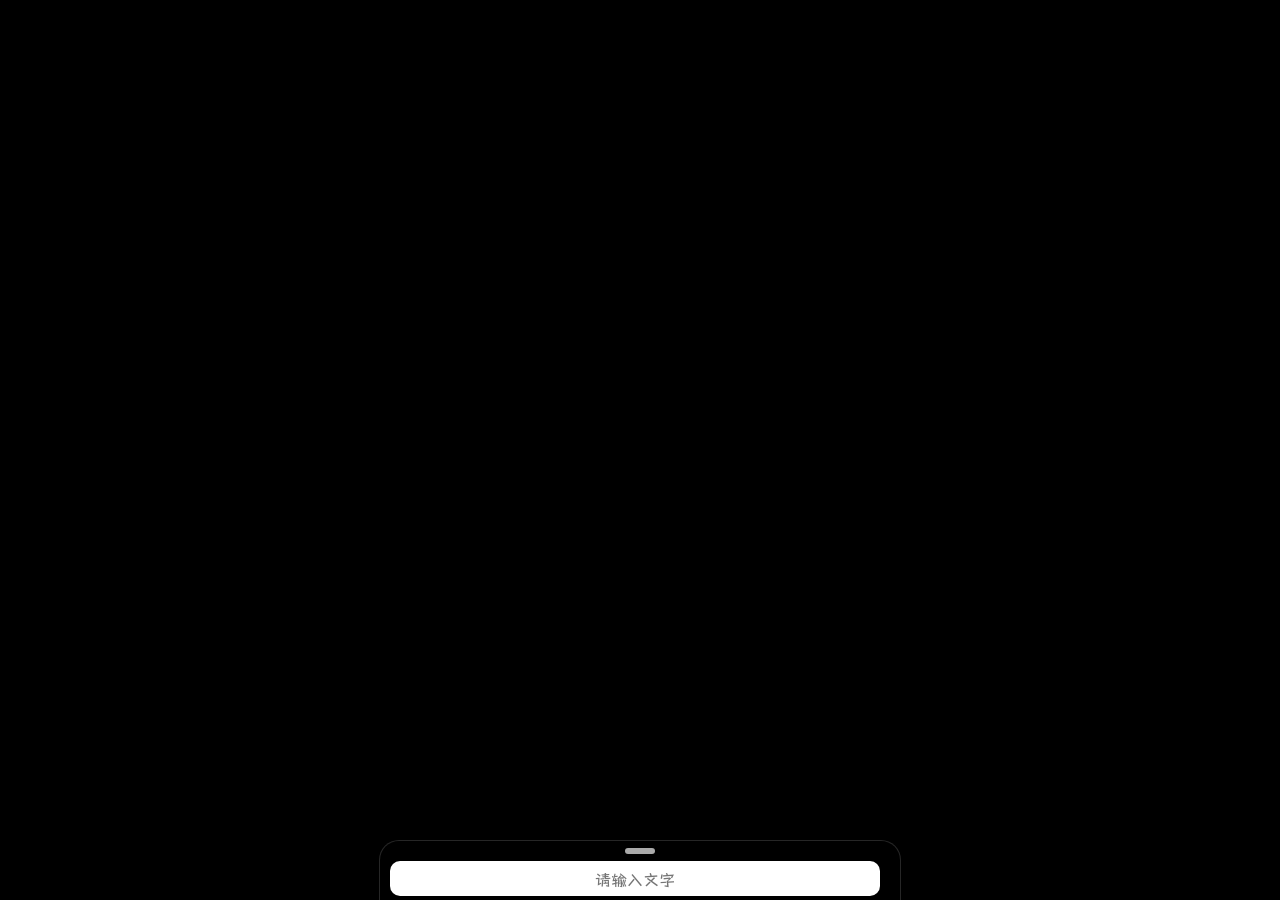
<file: DM.html>
<!DOCTYPE html>
<html lang="en">

<head>
    <meta charset="UTF-8">
    <meta name="viewport" content="width=device-width,initial-scale=1.0,maximum-scale=1.0,user-scalable=no">
    <meta http-equiv="X-UA-Compatible" content="ie=edge">
    <title>手持弹幕</title>
    <script>
        let text = ``;
        text = text.replace(/[\r\n]/g, '');
    </script>
    <style>
        /* ========== 自定义中英文字体声明 ========== */
        @font-face {
            font-family: 'FontCN';
            src: url('zw.ttf') format('truetype');
            font-weight: normal;
            font-style: normal;
            font-display: swap;
        }
        @font-face {
            font-family: 'FontEN';
            src: url('yw.ttf') format('truetype');
            font-weight: normal;
            font-style: normal;
            font-display: swap;
        }

        * {
            font-family: 'FontEN', 'FontCN', sans-serif;
        }
        :lang(zh-CN), :lang(zh) {
            font-family: 'FontCN', 'FontEN', sans-serif;
        }

        html, body {
            width: 100%;
            height: 100%;
            margin: 0;
            padding: 0;
            overflow: hidden;
            -webkit-tap-highlight-color: transparent;
            -webkit-overflow-scrolling: touch;
            font-family: "FontEN", "FontCN", Helvetica, Arial, sans-serif;
            -webkit-font-smoothing: antialiased;
        }

        .container {
            background: black;
            width: 100%;
            height: 100%;
            display: flex;
            justify-content: center;
            align-items: center;
            transition: background ease .3s;
            position: relative;
        }

        .text {
            margin: 0;
            padding: 0;
            color: white;
            font-size: 150px;
            white-space: nowrap;
            transition: color ease .3s;
            user-select: none;
            -webkit-user-select: none;
            transform: rotate(0.25turn);
            font-family: "FontCN", "FontEN", sans-serif;
            will-change: transform;
        }

        /* 闪烁动画 */
        @keyframes twinkling {
            0% { opacity: 0.2; }
            100% { opacity: 1; }
        }

        /* 竖屏滚动 */
        @keyframes marqueen {
            from { transform: rotate(0.25turn) translate3d(calc(50vh + 50%), 0, 0); }
            to { transform: rotate(0.25turn) translate3d(calc(-50vh - 50%), 0, 0); }
        }

        /* 横屏滚动 */
        @keyframes marqueen-landscape {
            0% { transform: translate3d(calc(50vw + 50%), 0, 0); }
            100% { transform: translate3d(calc(-50vw - 50%), 0, 0); }
        }

        /* 设置面板 + 模糊 + 淡入淡出动画 */
        .settings {
            position: fixed;
            left: 0;
            border: 1px solid rgba(255, 255, 255, 0.15);
            border-bottom: none;
            bottom: 0;
            margin: 0 auto;
            right: 0;
            max-width: 500px;
            max-height: 80%;
            overflow: auto;
            background: rgba(0, 0, 0, 0.6);
            backdrop-filter: blur(12px);
            border-top-left-radius: 20px;
            border-top-right-radius: 20px;
            padding: 0px 10px 10px 10px;
            transform: translateY(calc(100% - 60px));
            transition: transform 0.3s ease, opacity 0.25s ease, visibility 0.25s;
            color: #f3f3f3;
            user-select: none;
            -webkit-user-select: none;
            padding-bottom: constant(safe-area-inset-bottom);
            padding-bottom: env(safe-area-inset-bottom);
            z-index: 100;
            opacity: 1;
            visibility: visible;
        }

        .settings.hide {
            opacity: 0;
            visibility: hidden;
            transform: translateY(calc(100% - 60px));
        }

        .settings.expand {
            transform: none;
        }

        .settings header {
            display: flex;
            justify-content: center;
            align-items: center;
            height: 20px;
        }

        .settings header .dragger {
            height: 30%;
            width: 30px;
            border-radius: 50px;
            background: #aaa;
        }

        .settings .input {
            color: black;
            display: flex;
            align-items: center;
            margin-bottom: 10px;
        }

        .settings .input input {
            -webkit-appearance: none;
            border: none;
            outline: none;
            margin: 0;
            height: 35px;
            font-size: 16px;
            padding: 0 15px;
            border-radius: 10px;
            text-align: center;
            flex: 1;
            margin-right: 10px;
            font-family: "FontCN", "FontEN", sans-serif;
        }

        .settings-item-title {
            color: white;
            padding: 10px 5px;
            font-size: 14px;
        }

        .settings-item-content .item.active {
            border: 1px solid white;
            box-shadow: 0px 0px 5px 5px rgba(0, 0, 0, 0.1), 0px 0px 5px 2px rgba(0, 0, 0, 0.2) inset;
        }

        .color .settings-item-content {
            display: flex;
            justify-content: space-around;
            align-items: center;
        }

        input[type="color"] {
            -webkit-appearance: none;
            border: none;
            height: 100%;
            width: 100%;
            padding: 0;
            margin: 0;
        }

        .item-split {
            border-right: 1px solid #e5e5e5ac;
            height: 20px;
        }

        /* 字体大小与速度区域完全一致布局 */
        .font-size .settings-item-content,
        .speed .settings-item-content {
            display: flex;
            align-items: center;
            justify-content: space-between;
            width: 100%;
            gap: 8px;
        }

        /* 圆形样式 */
        .item {
            display: flex;
            align-items: center;
            justify-content: center;
            width: 30px;
            height: 30px;
            font-size: 12px;
            overflow: hidden;
            line-height: 12px;
            border-radius: 50%;
            border: 1px solid rgba(255, 255, 255, 0.3);
        }

        /* 字体大小和速度圆形（可点击重置） */
        #font-size-display.item,
        #speed-display.item {
            border: none !important;
            background: rgba(255,255,255,0.2);
            font-weight: bold;
            font-size: 14px;
            width: 52px;
            height: 52px;
            line-height: 52px;
            flex-shrink: 0;
            cursor: pointer;
            transition: 0.1s linear;
        }
        #font-size-display.item:active,
        #speed-display.item:active {
            transform: scale(0.96);
            background: rgba(255,255,255,0.4);
        }

        .font-size .item, .speed .item {
            margin: 0;
        }

        /* 滑块样式 */
        input[type="range"] {
            flex: 1;
            -webkit-appearance: none;
            height: 4px;
            background: rgba(255,255,255,0.3);
            border-radius: 4px;
            margin: 0 4px;
        }
        input[type="range"]:focus {
            outline: none;
        }
        input[type="range"]::-webkit-slider-thumb {
            -webkit-appearance: none;
            width: 22px;
            height: 22px;
            background-color: #fff;
            border-radius: 50%;
            box-shadow: 0 1px 4px rgba(0,0,0,0.4);
            border: none;
            cursor: pointer;
            margin-top: -9px;
        }
        input[type="range"]::-webkit-slider-runnable-track {
            height: 4px;
            background: rgba(255,255,255,0.3);
            border-radius: 4px;
        }

        .speed .tip {
            font-size: 20px;
            margin: 0 2px;
            flex-shrink: 0;
        }

        .other .settings-item-content {
            display: flex;
            align-items: center;
            justify-content: space-around;
        }

        .toggle-bz {
            cursor: pointer;
            display: flex;
            align-items: center;
        }

        .toggle-bz span {
            margin-right: 5px;
            font-size: 14px;
        }

        .toggle-bz input {
            display: none;
        }

        .toggle-bz i {
            position: relative;
            display: inline-block;
            margin-right: .5rem;
            width: 46px;
            height: 26px;
            background-color: #e6e6e6;
            border-radius: 23px;
            transition: all 0.3s linear;
        }

        .toggle-bz i::before {
            content: "";
            position: absolute;
            left: 0;
            width: 42px;
            height: 22px;
            background-color: #fff;
            border-radius: 11px;
            transform: translate3d(2px, 2px, 0) scale3d(1, 1, 1);
            transition: all 0.25s linear;
        }

        .toggle-bz i::after {
            content: "";
            position: absolute;
            left: 0;
            width: 22px;
            height: 22px;
            background-color: #fff;
            border-radius: 11px;
            box-shadow: 0 2px 2px rgba(0, 0, 0, 0.24);
            transform: translate3d(2px, 2px, 0);
            transition: all 0.2s ease-in-out;
        }

        .toggle-bz input:checked+i {
            background-color: #4BD763;
        }

        .toggle-bz input:checked+i::before {
            transform: translate3d(18px, 2px, 0) scale3d(0, 0, 0);
        }

        .toggle-bz input:checked+i::after {
            transform: translate3d(22px, 2px, 0);
        }

        /* 自定义颜色圆形完全填充 */
        .color .settings-item-content .item:has(input[type="color"]) {
            padding: 0;
            overflow: hidden;
            position: relative;
            background: currentColor;
        }
        .color .settings-item-content .item input[type="color"] {
            position: absolute;
            top: 0;
            left: 0;
            width: 100%;
            height: 100%;
            opacity: 0;
            cursor: pointer;
            border-radius: 50%;
        }

        .copyright {
            font-size: 12px;
            color: #B0B0B0;
            margin-top: 15px;
            position: relative;
            line-height: 12px;
            height: 12px;
            text-align: center;
        }

        @supports (bottom: constant(safe-area-inset-bottom)) or (bottom: env(safe-area-inset-bottom)) {
            .settings {
                padding-bottom: constant(safe-area-inset-bottom);
                padding-bottom: env(safe-area-inset-bottom);
            }
        }
    </style>
</head>

<body>
    <div id="container" class="container">
        <div id="text" class="text"></div>
    </div>
    <div id="settings" class="settings">
        <header id="dragger">
            <div class="dragger"></div>
        </header>
        <div class="input">
            <input name="text" placeholder="请输入文字" type="text">
        </div>
        <!-- 字体大小区域 -->
        <div class="font-size">
            <div class="settings-item-title">字体大小</div>
            <div class="settings-item-content">
                <div id="font-size-display" class="item">150px</div>
                <div style="font-size:12px;">小</div>
                <input min="50" step="2" max="500" name="font-size" type="range" value="150">
                <div style="font-size:20px;">大</div>
            </div>
        </div>
        <!-- 滚动速度区域 -->
        <div class="speed">
            <div class="settings-item-title">滚动速度</div>
            <div class="settings-item-content">
                <div id="speed-display" class="item">25x</div>
                <div class="tip">🐢</div>
                <input min="0" max="100" name="speed" type="range" value="25">
                <div class="tip">🐰</div>
            </div>
        </div>
        <div class="settings-item color">
            <div class="settings-item-title">文字颜色</div>
            <div class="settings-item-content" id="text-color-selector">
                <div class="item-split"></div>
                <div class="item" id="text-color-display"><input name="text-color" type="color"></div>
            </div>
        </div>
        <div class="settings-item color">
            <div class="settings-item-title">背景颜色</div>
            <div class="settings-item-content" id="background-color-selector">
                <div class="item-split"></div>
                <div class="item" id="background-color-display"><input name="background-color" type="color"></div>
            </div>
        </div>
        <div class="settings-item other">
            <div class="settings-item-title">其他设置</div>
            <div class="settings-item-content">
                <label class="toggle-bz">
                    <span>荧光</span>
                    <input name="shine" type="checkbox">
                    <i></i>
                </label>
                <label class="toggle-bz">
                    <span>闪烁</span>
                    <input name="twinkling" type="checkbox">
                    <i></i>
                </label>
                <label class="toggle-bz">
                    <span>反向</span>
                    <input name="reverse-direction" type="checkbox">
                    <i></i>
                </label>
            </div>
        </div>
        <div id="buzheng" class="copyright"></div>
    </div>

    <script>
        class Marquee {
            constructor(text) {
                this.text = text;
                this.fontSize = 350;           // 默认150px
                this.textColor = '#fff';
                this.backgroundColor = '#000';
                this.speed = 15;                // 默认25x
                this.shine = false;
                this.twinkling = false;
                this.reverseDirection = false;
                this.portrait = true;
                this.speedRate = 200;
                this.settingsPanelExpand = false;
                this.colorMap = ['#fff', '#FF0000', '#0033CC', '#FF9900', '#00CC00', '#000'];
                
                // DOM elements
                this.settingsElement = document.getElementById('settings');
                this.dragger = document.getElementById('dragger');
                this.container = document.getElementById('container');
                this.textElement = document.getElementById('text');
                this.textInput = document.querySelector('input[name="text"]');
                this.fontSizeDisplay = document.getElementById('font-size-display');
                this.fontSizeInput = document.querySelector('input[name="font-size"]');
                this.textColorSelector = document.getElementById('text-color-selector');
                this.backgroundColorSelector = document.getElementById('background-color-selector');
                this.textColorInput = document.querySelector('input[name="text-color"]');
                this.backgroundColorInput = document.querySelector('input[name="background-color"]');
                this.textColorDisplay = document.getElementById('text-color-display');
                this.backgroundColorDisplay = document.getElementById('background-color-display');
                this.speedInput = document.querySelector('input[name="speed"]');
                this.speedDisplay = document.getElementById('speed-display');
                this.shineSwitcher = document.querySelector('input[name="shine"]');
                this.twinklingSwitcher = document.querySelector('input[name="twinkling"]');
                this.reverseSwitcher = document.querySelector('input[name="reverse-direction"]');
                this.buzheng = document.getElementById('buzheng');

                this.init();
            }

            init() {
                // 初始数值同步
                this.fontSizeInput.value = this.fontSize;
                this.textElement.style.fontSize = this.fontSize + 'px';
                this.textElement.innerText = this.text;
                this.speedInput.value = this.speed;
                this.updateSpeedDisplay(this.speed);
                this.updateFontSizeDisplay(this.fontSize);
                this.textInput.value = this.text;
                
                // 构建预设色块
                this.textColorSelector.insertAdjacentHTML('afterbegin', this.createColorItems());
                this.backgroundColorSelector.insertAdjacentHTML('afterbegin', this.createColorItems('background'));
                
                // 方向检测
                this.detectOrientation();
                this.bindEvents();
                this._setAnimation();      // 启动弹幕滚动动画
                this._syncCustomColorBg();
            }

            createColorItems(prop = 'color') {
                const colorArray = prop === 'color' ? this.colorMap : [...this.colorMap].reverse();
                return colorArray.reduce((acc, cur, idx) => `${acc}<div data-color="${cur}" class="item${idx === 0 ? ' active' : ''}" style="background:${cur}"></div>`, '');
            }

            updateSpeedDisplay(val) {
                this.speedDisplay.innerText = val + 'x';
            }

            updateFontSizeDisplay(val) {
                this.fontSizeDisplay.innerText = val + 'px';
            }

            // 平滑滑动滑块
            smoothSlideTo(targetValue, slider, isFontSize = true) {
                const start = parseFloat(slider.value);
                const delta = targetValue - start;
                if (delta === 0) return;
                const duration = 180; // 滑动时长 (ms)
                const startTime = performance.now();
                const animate = (now) => {
                    const elapsed = now - startTime;
                    let t = Math.min(1, elapsed / duration);
                    // 缓动 easeOutQuad
                    const ease = 1 - (1 - t) * (1 - t);
                    const current = start + delta * ease;
                    slider.value = current;
                    // 触发input事件同步UI和效果
                    slider.dispatchEvent(new Event('input', { bubbles: true }));
                    if (t < 1) {
                        requestAnimationFrame(animate);
                    } else {
                        slider.value = targetValue;
                        slider.dispatchEvent(new Event('input', { bubbles: true }));
                        slider.dispatchEvent(new Event('change', { bubbles: true }));
                    }
                };
                requestAnimationFrame(animate);
            }

            resetFontSize() {
                const defaultSize = 350;            //按钮回退值大小
                if (this.fontSize === defaultSize) return;
                this.smoothSlideTo(defaultSize, this.fontSizeInput, true);
            }

            resetSpeed() {
                const defaultSpeed = 15;          //按钮回退值速度
                if (this.speed === defaultSpeed) return;
                this.smoothSlideTo(defaultSpeed, this.speedInput, false);
            }

            detectOrientation() {
                this.portrait = window.innerHeight > window.innerWidth;
                if (!this.portrait) {
                    this.textElement.style.removeProperty("transform");
                } else {
                    this.textElement.style.transform = "rotate(0.25turn)";
                }
            }

            _syncCustomColorBg() {
                if (this.textColorDisplay) this.textColorDisplay.style.backgroundColor = this.textColor;
                if (this.backgroundColorDisplay) this.backgroundColorDisplay.style.backgroundColor = this.backgroundColor;
            }

            bindEvents() {
                // 输入框回车失焦
                this.textInput.addEventListener('keypress', (e) => {
                    if (e.key === 'Enter') {
                        e.preventDefault();
                        this.textInput.blur();
                        this.textChange({ target: this.textInput });
                    }
                });
                this.textInput.addEventListener('change', this.textChange.bind(this));

                // 字体大小滑块实时
                this.fontSizeInput.addEventListener('input', (e) => {
                    const val = e.target.value;
                    this.updateFontSizeDisplay(val);
                    this.fontSize = parseFloat(val);
                    this.textElement.style.fontSize = this.fontSize + 'px';
                    this._resetTextAnimation();
                });
                this.fontSizeInput.addEventListener('change', () => {});

                // 速度滑块实时
                this.speedInput.addEventListener('input', (e) => {
                    const val = e.target.value;
                    this.updateSpeedDisplay(val);
                    this.speed = parseFloat(val);
                    this._setAnimation();
                });

                // 颜色选择
                this.textColorInput.addEventListener('change', (e) => {
                    this.textColor = e.target.value;
                    this._setColor('color', true);
                    this._syncCustomColorBg();
                });
                this.backgroundColorInput.addEventListener('change', (e) => {
                    this.backgroundColor = e.target.value;
                    this._setColor('background', true);
                    this._syncCustomColorBg();
                });
                this.textColorSelector.addEventListener('click', (e) => {
                    const colorDiv = e.target.closest('.item[data-color]');
                    if (colorDiv && colorDiv.dataset.color) {
                        this.textColor = colorDiv.dataset.color;
                        this._setColor('color');
                        this._syncCustomColorBg();
                    }
                });
                this.backgroundColorSelector.addEventListener('click', (e) => {
                    const colorDiv = e.target.closest('.item[data-color]');
                    if (colorDiv && colorDiv.dataset.color) {
                        this.backgroundColor = colorDiv.dataset.color;
                        this._setColor('background');
                        this._syncCustomColorBg();
                    }
                });

                // 开关
                this.shineSwitcher.addEventListener('change', (e) => {
                    this.shine = e.target.checked;
                    this._setShine();
                });
                this.twinklingSwitcher.addEventListener('change', (e) => {
                    this.twinkling = e.target.checked;
                    this._setAnimation();
                });
                this.reverseSwitcher.addEventListener('change', (e) => {
                    this.reverseDirection = e.target.checked;
                    this._setAnimation();
                });

                // 拖拽展开/收起
                this.dragger.addEventListener('click', (e) => {
                    e.stopPropagation();
                    // 如果当前是隐藏状态，先显示再展开
                    if (this.settingsElement.classList.contains('hide')) {
                        this.settingsElement.classList.remove('hide');
                    }
                    this.settingsPanelExpand = !this.settingsPanelExpand;
                    this.settingsElement.classList.toggle('expand', this.settingsPanelExpand);
                });

                // 重置事件：点击圆形数值
                this.fontSizeDisplay.addEventListener('click', (e) => {
                    e.stopPropagation();
                    this.resetFontSize();
                });
                this.speedDisplay.addEventListener('click', (e) => {
                    e.stopPropagation();
                    this.resetSpeed();
                });

                // 全局点击容器（弹幕区域）
                this.container.addEventListener('click', (e) => {
                    // 若点击在设置面板内部，不关闭
                    if (this.settingsElement.contains(e.target)) return;
                    
                    // 如果面板处于展开状态 -> 收起面板（保留可见，移出expand）
                    if (this.settingsPanelExpand) {
                        this.settingsPanelExpand = false;
                        this.settingsElement.classList.remove('expand');
                    } 
                    // 否则（折叠状态） -> 切换隐藏类（淡入淡出）
                    else {
                        this.settingsElement.classList.toggle('hide');
                    }
                });

                window.addEventListener('resize', () => {
                    this.detectOrientation();
                    this._setAnimation();
                });
                window.addEventListener('orientationchange', () => {
                    setTimeout(() => {
                        this.detectOrientation();
                        this._setAnimation();
                    }, 20);
                });
            }

            _setShine() {
                if (this.shine) {
                    this.textElement.style.textShadow = `0 0 12px ${this.textColor}, 0 0 25px ${this.textColor}`;
                } else {
                    this.textElement.style.textShadow = 'none';
                }
            }

            get textAnimation() {
                const keyframes = this.portrait ? 'marqueen' : 'marqueen-landscape';
                let duration;
                if (this.speed === 0) {
                    duration = 0;
                } else {
                    const speedFactor = (100 - this.speed) / 100;
                    let baseTime = Math.max(3000, this.text.length * 28);
                    duration = Math.round(baseTime * (0.4 + speedFactor * 1.6));
                    duration = Math.min(duration, 28000);
                    if (duration <= 0) duration = 1000;
                }
                let anim = `${keyframes} ${duration}ms linear infinite`;
                if (this.reverseDirection) anim += ' reverse';
                if (this.twinkling) anim += `, twinkling 280ms ease-in-out infinite`;
                return anim;
            }

            _resetTextAnimation() {
                if (!this.textElement) return;
                const newAnim = this.textAnimation;
                if (this.textElement.style.animation === newAnim) return;
                this.textElement.style.animation = 'none';
                this.textElement.offsetHeight; // 强制重绘
                this.textElement.style.animation = newAnim;
            }

            _setAnimation() {
                this._resetTextAnimation();
            }

            textChange(event) {
                this.text = event.target.value.replace(/[\r\n]/g, '');
                if (this.text === '') this.text = ' ';
                this.textElement.innerText = this.text;
                this._setAnimation();
            }

            _setColor(prop = 'color', input = false) {
                let selector, element, display, colorValue;
                if (prop === 'color') {
                    selector = this.textColorSelector;
                    element = this.textElement;
                    display = this.textColorDisplay;
                    colorValue = this.textColor;
                } else {
                    selector = this.backgroundColorSelector;
                    element = this.container;
                    display = this.backgroundColorDisplay;
                    colorValue = this.backgroundColor;
                }
                display.classList.toggle('active', input);
                for (let child of selector.children) {
                    if (!child.dataset.color) continue;
                    child.classList.toggle('active', child.dataset.color === colorValue);
                }
                element.style.setProperty(prop, colorValue);
                this._setShine();
            }
        }

        const marquee = new Marquee(text);
    </script>
</body>
</html>
</file>
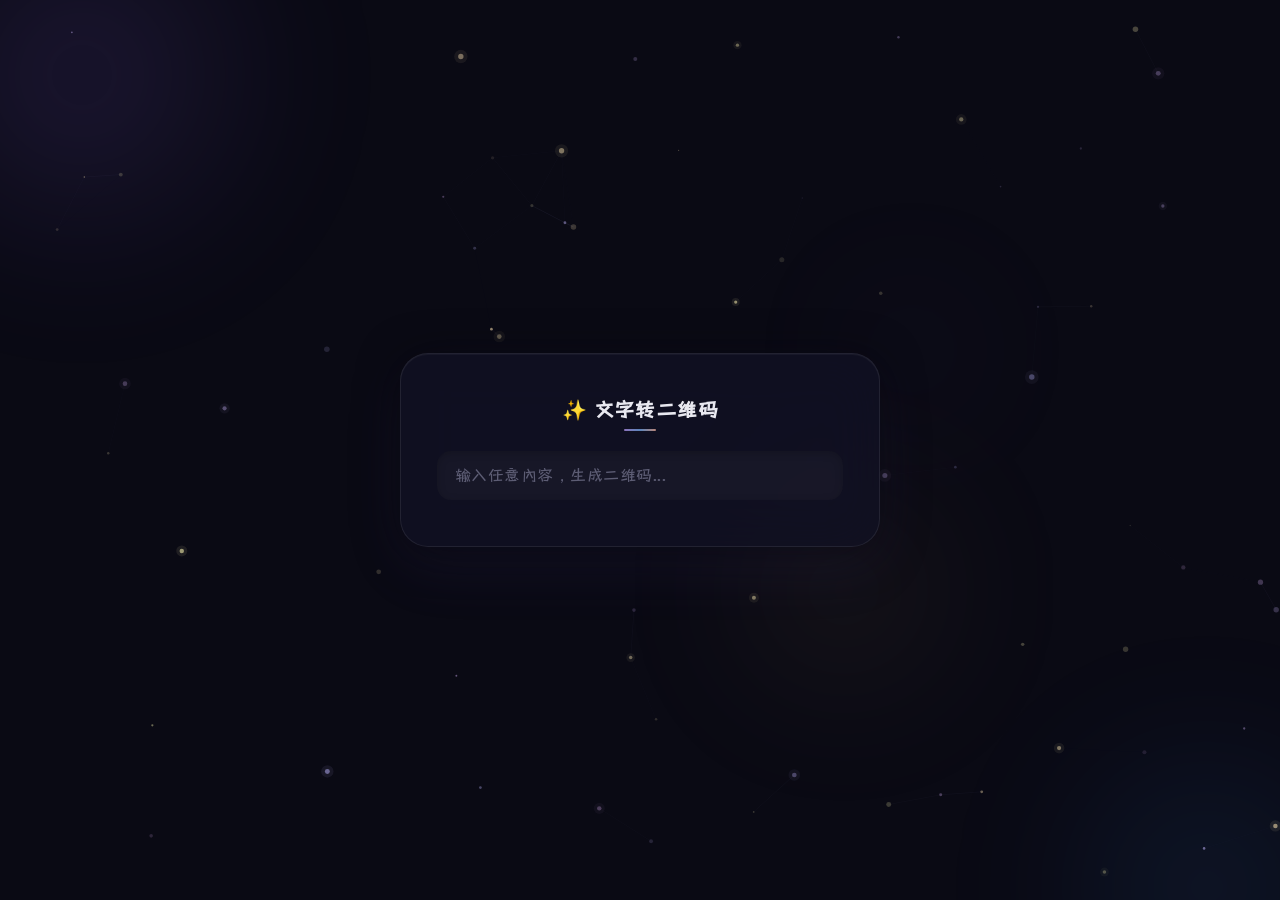
<file: GJX/A.html>
<!DOCTYPE html>
<html lang="zh-CN">
<head>
    <meta charset="UTF-8">
    <meta name="viewport" content="width=device-width, initial-scale=1.0, maximum-scale=1.0, user-scalable=no">
    <title>二维码转码</title>
    <style>
    /* === 字体声明 === */
    @font-face {
      font-family: 'MR-ZT';
      src: url('../zw.ttf') format('truetype');
      font-display: swap;
      unicode-range: U+4E00-9FFF;
    }
    @font-face {
      font-family: 'EnglishFont';
      src: url('../yw.ttf') format('truetype');
      font-display: swap;
      unicode-range: U+0020-007F, U+FF00-FFEF;
    }

        :root {
            --bg-deep: #0a0a14;
            --card-bg: rgba(18, 18, 36, 0.75);
            --text-primary: #e8e8f0;
            --text-secondary: #a0a0c0;
            --accent-1: #c4a0ff;
            --accent-2: #7eb8ff;
            --accent-3: #ffb8a0;
            --gold: #e0c080;
            --gold-bright: #f5d890;
            --glow-purple: rgba(160, 120, 255, 0.5);
            --glow-blue: rgba(100, 160, 255, 0.4);
            --glow-gold: rgba(224, 192, 128, 0.55);
            --border-subtle: rgba(255, 255, 255, 0.08);
            --border-glow: rgba(180, 160, 220, 0.35);
            --font-sans: 'MR-ZT', 'EnglishFont', 'Inter', 'PingFang SC', 'Microsoft YaHei', 'Helvetica Neue', sans-serif;
            --font-mono: 'MR-ZT', 'EnglishFont', monospace;
        }

        * {
            margin: 0;
            padding: 0;
            box-sizing: border-box;
        }

        body {
            display: flex;
            align-items: center;
            justify-content: center;
            min-height: 100vh;
            background: var(--bg-deep);
            font-family: var(--font-sans);
            overflow: hidden;
            user-select: none;
            -webkit-tap-highlight-color: transparent;
            cursor: default;
            position: fixed;
            width: 100%;
            height: 100%;
        }

        #particleCanvas {
            position: fixed;
            top: 0;
            left: 0;
            width: 100%;
            height: 100%;
            pointer-events: none;
            z-index: 0;
        }

        .bg-orb {
            position: fixed;
            border-radius: 50%;
            pointer-events: none;
            z-index: 0;
            filter: blur(80px);
            opacity: 0.35;
            animation-timing-function: ease-in-out;
            animation-iteration-count: infinite;
        }
        .bg-orb--purple {
            width: 420px;
            height: 420px;
            background: radial-gradient(circle, rgba(140, 100, 240, 0.55) 0%, transparent 70%);
            top: -15%;
            left: -10%;
            animation-name: orbFloat1;
            animation-duration: 18s;
        }
        .bg-orb--blue {
            width: 350px;
            height: 350px;
            background: radial-gradient(circle, rgba(60, 140, 240, 0.45) 0%, transparent 70%);
            bottom: -18%;
            right: -8%;
            animation-name: orbFloat2;
            animation-duration: 22s;
        }
        .bg-orb--gold {
            width: 280px;
            height: 280px;
            background: radial-gradient(circle, rgba(210, 170, 100, 0.35) 0%, transparent 70%);
            top: 50%;
            left: 55%;
            animation-name: orbFloat3;
            animation-duration: 20s;
            animation-delay: -7s;
        }
        .bg-orb--small {
            width: 160px;
            height: 160px;
            background: radial-gradient(circle, rgba(180, 140, 220, 0.3) 0%, transparent 70%);
            top: 30%;
            left: 65%;
            animation-name: orbFloat4;
            animation-duration: 15s;
            animation-delay: -3s;
        }

        @keyframes orbFloat1 {
            0%,
            100% {
                transform: translate(0, 0) scale(1);
            }
            25% {
                transform: translate(80px, 50px) scale(1.15);
            }
            50% {
                transform: translate(30px, -30px) scale(0.9);
            }
            75% {
                transform: translate(-40px, 60px) scale(1.08);
            }
        }
        @keyframes orbFloat2 {
            0%,
            100% {
                transform: translate(0, 0) scale(1);
            }
            33% {
                transform: translate(-60px, -40px) scale(1.12);
            }
            66% {
                transform: translate(40px, 30px) scale(0.88);
            }
        }
        @keyframes orbFloat3 {
            0%,
            100% {
                transform: translate(0, 0) scale(1);
            }
            30% {
                transform: translate(-50px, 40px) scale(1.1);
            }
            60% {
                transform: translate(20px, -50px) scale(0.92);
            }
            90% {
                transform: translate(40px, 20px) scale(1.05);
            }
        }
        @keyframes orbFloat4 {
            0%,
            100% {
                transform: translate(0, 0) scale(1);
            }
            50% {
                transform: translate(-30px, -25px) scale(1.2);
            }
        }

        .main-card {
            position: relative;
            z-index: 10;
            width: 480px;
            max-width: 94vw;
            background: var(--card-bg);
            backdrop-filter: blur(28px) saturate(140%);
            -webkit-backdrop-filter: blur(28px) saturate(140%);
            border-radius: 28px;
            border: 1px solid var(--border-subtle);
            box-shadow: 0 4px 40px rgba(0, 0, 0, 0.5), 0 1px 0 rgba(255, 255, 255, 0.04) inset,
                0 20px 60px rgba(100, 80, 180, 0.12);
            padding: 40px 36px 36px;
            transition: box-shadow 0.8s ease, border-color 0.8s ease;
        }
        .main-card.qr-visible {
            border-color: var(--border-glow);
            box-shadow: 0 4px 40px rgba(0, 0, 0, 0.5), 0 1px 0 rgba(255, 255, 255, 0.05) inset,
                0 20px 70px rgba(160, 120, 220, 0.18), 0 0 0 1px rgba(200, 170, 240, 0.1);
        }

        .card-title {
            font-size: 1.25rem;
            font-weight: 600;
            letter-spacing: 0.04em;
            color: var(--text-primary);
            text-align: center;
            margin-bottom: 28px;
            position: relative;
            display: inline-block;
            width: 100%;
        }
        .card-title::after {
            content: '';
            position: absolute;
            bottom: -8px;
            left: 50%;
            transform: translateX(-50%);
            width: 32px;
            height: 2px;
            border-radius: 2px;
            background: linear-gradient(90deg, var(--accent-1), var(--accent-2), var(--accent-3));
            opacity: 0.7;
            transition: width 0.6s cubic-bezier(0.34, 1.56, 0.64, 1), opacity 0.6s;
        }
        .main-card.qr-visible .card-title::after {
            width: 50px;
            opacity: 1;
            background: linear-gradient(90deg, var(--accent-1), var(--gold-bright), var(--accent-3));
        }
        .title-icon {
            display: inline-block;
            margin-right: 6px;
            animation: titleIconPulse 2.5s ease-in-out infinite;
        }
        @keyframes titleIconPulse {
            0%,
            100% {
                transform: scale(1);
                opacity: 0.8;
            }
            50% {
                transform: scale(1.15);
                opacity: 1;
            }
        }

        .input-wrapper {
            position: relative;
            margin-bottom: 10px;
        }
        .input-field {
            width: 100%;
            padding: 14px 48px 14px 18px;
            font-size: 1rem;
            font-family: var(--font-sans);
            color: var(--text-primary);
            background: rgba(255, 255, 255, 0.03);
            border: none;
            border-radius: 14px;
            outline: none;
            caret-color: var(--accent-2);
            letter-spacing: 0.02em;
            transition: all 0.35s cubic-bezier(0.4, 0, 0.2, 1);
            box-shadow: 0 0 0 0px transparent, 0 2px 8px rgba(0, 0, 0, 0.2) inset;
            position: relative;
            z-index: 2;
        }
        .input-field::placeholder {
            color: rgba(180, 180, 210, 0.45);
            letter-spacing: 0.03em;
            transition: color 0.4s, letter-spacing 0.4s;
        }
        .input-field:focus::placeholder {
            color: rgba(180, 180, 210, 0.25);
            letter-spacing: 0.06em;
        }
        .input-field:focus {
            background: rgba(255, 255, 255, 0.06);
            box-shadow: 0 0 0 3px rgba(140, 120, 220, 0.18), 0 2px 8px rgba(0, 0, 0, 0.15) inset;
        }

        .input-glow-bar {
            position: absolute;
            bottom: 0;
            left: 50%;
            transform: translateX(-50%);
            width: 0%;
            height: 2.5px;
            border-radius: 2px;
            background: linear-gradient(90deg, var(--accent-1), var(--accent-2), var(--accent-1));
            z-index: 3;
            pointer-events: none;
            opacity: 0;
            filter: blur(0.5px);
            transition: width 0.65s cubic-bezier(0.34, 1.56, 0.64, 1), opacity 0.45s ease;
        }
        .input-field:focus~.input-glow-bar {
            width: 85%;
            opacity: 1;
            filter: blur(0px);
            box-shadow: 0 0 14px 3px var(--glow-purple);
        }
        .main-card.qr-visible .input-glow-bar {
            background: linear-gradient(90deg, var(--accent-1), var(--gold-bright), var(--accent-2));
        }

        .clear-btn {
            position: absolute;
            right: 10px;
            top: 50%;
            transform: translateY(-50%) scale(0);
            z-index: 5;
            width: 30px;
            height: 30px;
            border-radius: 50%;
            border: 1px solid rgba(255, 255, 255, 0.2);
            background: rgba(255, 255, 255, 0.04);
            color: rgba(200, 200, 220, 0.7);
            cursor: pointer;
            display: flex;
            align-items: center;
            justify-content: center;
            font-size: 0.85rem;
            pointer-events: none;
            opacity: 0;
            backdrop-filter: blur(4px);
            -webkit-backdrop-filter: blur(4px);
            transition: all 0.35s cubic-bezier(0.34, 1.56, 0.64, 1);
        }
        .clear-btn.visible {
            transform: translateY(-50%) scale(1);
            pointer-events: auto;
            opacity: 1;
        }
        .clear-btn:hover {
            background: rgba(255, 100, 100, 0.2);
            border-color: rgba(255, 150, 150, 0.5);
            color: #ffaaaa;
            box-shadow: 0 0 16px rgba(255, 100, 100, 0.35);
            transform: translateY(-50%) scale(1.1);
        }
        .clear-btn:active {
            transform: translateY(-50%) scale(0.9);
            transition: transform 0.15s ease;
        }
        .clear-btn svg {
            width: 14px;
            height: 14px;
            pointer-events: none;
            transition: transform 0.4s cubic-bezier(0.34, 1.56, 0.64, 1);
        }
        .clear-btn:hover svg {
            transform: rotate(90deg);
        }

        .connector-line {
            width: 2px;
            height: 0;
            margin: 0 auto;
            background: linear-gradient(to bottom,
                    rgba(160, 140, 220, 0),
                    rgba(180, 160, 230, 0.7) 40%,
                    rgba(200, 180, 240, 0.8) 60%,
                    rgba(180, 160, 230, 0.7) 80%,
                    rgba(160, 140, 220, 0));
            border-radius: 1px;
            transition: height 0.55s cubic-bezier(0.34, 1.56, 0.64, 1);
            position: relative;
            z-index: 1;
        }
        .connector-line.active {
            height: 28px;
            animation: connectorGlow 2s ease-in-out infinite;
        }
        @keyframes connectorGlow {
            0%,
            100% {
                box-shadow: 0 0 6px 1px rgba(170, 150, 220, 0.3);
            }
            50% {
                box-shadow: 0 0 16px 4px rgba(200, 170, 240, 0.6);
            }
        }

        .qr-outer-wrapper {
            position: relative;
            margin: 0 auto;
            width: 260px;
            height: 0;
            overflow: visible;
            transition: height 0.55s cubic-bezier(0.34, 1.56, 0.64, 1);
            z-index: 2;
            display: flex;
            align-items: center;
            justify-content: center;
        }
        .qr-outer-wrapper.expanded {
            height: auto;
        }

        .qr-halo {
            position: absolute;
            inset: 6px;
            border-radius: 22px;
            padding: 5px;
            background: conic-gradient(from 0deg,
                    transparent 0deg,
                    rgba(200, 160, 240, 0.6) 45deg,
                    rgba(160, 200, 255, 0.5) 90deg,
                    rgba(240, 200, 140, 0.55) 135deg,
                    transparent 180deg,
                    rgba(200, 160, 240, 0.6) 225deg,
                    rgba(160, 200, 255, 0.5) 270deg,
                    rgba(240, 200, 140, 0.55) 315deg,
                    transparent 360deg);
            opacity: 0;
            transform: scale(0.5);
            animation: none;
            pointer-events: none;
            transition: opacity 0.5s ease, transform 0.55s cubic-bezier(0.34, 1.56, 0.64, 1);
            -webkit-mask: radial-gradient(farthest-side, transparent calc(100% - 5px), #000 calc(100% - 4px));
            mask: radial-gradient(farthest-side, transparent calc(100% - 5px), #000 calc(100% - 4px));
        }
        .qr-halo.spinning {
            opacity: 1;
            transform: scale(1);
            animation: haloSpin 10s linear infinite;
        }
        @keyframes haloSpin {
            from {
                transform: scale(1) rotate(0deg);
            }
            to {
                transform: scale(1) rotate(360deg);
            }
        }

        .qr-inner {
            position: relative;
            width: calc(100% - 28px);
            aspect-ratio: 1 / 1;
            margin: 14px auto;
            border-radius: 16px;
            background: rgba(22, 22, 40, 0.9);
            backdrop-filter: blur(10px);
            -webkit-backdrop-filter: blur(10px);
            display: flex;
            align-items: center;
            justify-content: center;
            border: 1px solid rgba(255, 255, 255, 0.07);
            box-shadow: 0 8px 32px rgba(0, 0, 0, 0.4), 0 0 0 1px rgba(255, 255, 255, 0.03) inset;
            overflow: hidden;
            transform: scale(0);
            opacity: 0;
            transition: transform 0.55s cubic-bezier(0.34, 1.56, 0.64, 1), opacity 0.4s ease;
            z-index: 2;
        }
        .qr-inner.visible {
            transform: scale(1);
            opacity: 1;
        }
        .qr-inner canvas,
        .qr-inner img {
            border-radius: 6px;
            display: block;
            width: 100%;
            height: 100%;
        }

        .qr-glow-pulse {
            position: absolute;
            inset: 8px;
            border-radius: 20px;
            pointer-events: none;
            z-index: 1;
            opacity: 0;
            box-shadow: 0 0 30px 8px var(--glow-gold), 0 0 60px 20px rgba(180, 140, 200, 0.3);
            transition: opacity 0.5s ease;
            animation: none;
        }
        .qr-glow-pulse.active {
            opacity: 1;
            animation: glowBreathe 3s ease-in-out infinite;
        }
        @keyframes glowBreathe {
            0%,
            100% {
                box-shadow: 0 0 25px 6px var(--glow-gold), 0 0 50px 16px rgba(180, 140, 200, 0.25);
            }
            50% {
                box-shadow: 0 0 40px 14px rgba(240, 200, 140, 0.65), 0 0 75px 28px rgba(180, 140, 200, 0.4);
            }
        }

        .corner-mark {
            position: absolute;
            width: 16px;
            height: 16px;
            pointer-events: none;
            z-index: 3;
            opacity: 0;
            transform: scale(0);
            transition: all 0.4s cubic-bezier(0.34, 1.56, 0.64, 1);
        }
        .corner-mark.visible {
            opacity: 1;
            transform: scale(1);
        }
        .corner-mark::before,
        .corner-mark::after {
            content: '';
            position: absolute;
            background: var(--gold);
            border-radius: 1px;
            box-shadow: 0 0 6px 1px var(--glow-gold);
        }
        .corner-mark::before {
            width: 100%;
            height: 1.5px;
        }
        .corner-mark::after {
            width: 1.5px;
            height: 100%;
        }
        .corner-mark--tl {
            top: -8px;
            left: -8px;
        }
        .corner-mark--tl::before {
            top: 0;
            left: 0;
        }
        .corner-mark--tl::after {
            top: 0;
            left: 0;
        }
        .corner-mark--tr {
            top: -8px;
            right: -8px;
        }
        .corner-mark--tr::before {
            top: 0;
            right: 0;
        }
        .corner-mark--tr::after {
            top: 0;
            right: 0;
        }
        .corner-mark--bl {
            bottom: -8px;
            left: -8px;
        }
        .corner-mark--bl::before {
            bottom: 0;
            left: 0;
        }
        .corner-mark--bl::after {
            bottom: 0;
            left: 0;
        }
        .corner-mark--br {
            bottom: -8px;
            right: -8px;
        }
        .corner-mark--br::before {
            bottom: 0;
            right: 0;
        }
        .corner-mark--br::after {
            bottom: 0;
            right: 0;
        }

        .particle-burst-layer {
            position: absolute;
            inset: 0;
            pointer-events: none;
            z-index: 10;
        }
        .burst-particle {
            position: absolute;
            width: 6px;
            height: 6px;
            border-radius: 1.5px;
            pointer-events: none;
            animation: particleBurst 0.7s cubic-bezier(0.25, 0.8, 0.25, 1) forwards;
        }
        @keyframes particleBurst {
            0% {
                transform: translate(0, 0) scale(1) rotate(0deg);
                opacity: 1;
            }
            100% {
                transform: translate(var(--dx), var(--dy)) scale(0) rotate(var(--rot));
                opacity: 0;
            }
        }

        .ripple-ring {
            position: absolute;
            top: 50%;
            left: 50%;
            width: 10px;
            height: 10px;
            border-radius: 50%;
            border: 2px solid rgba(220, 190, 130, 0.7);
            pointer-events: none;
            z-index: 15;
            transform: translate(-50%, -50%) scale(1);
            opacity: 0;
            animation: none;
        }
        .ripple-ring.animate {
            animation: rippleOut 0.8s cubic-bezier(0.25, 0.8, 0.25, 1) forwards;
        }
        @keyframes rippleOut {
            0% {
                transform: translate(-50%, -50%) scale(1);
                opacity: 0.9;
                border-width: 3px;
            }
            100% {
                transform: translate(-50%, -50%) scale(28);
                opacity: 0;
                border-width: 0.5px;
            }
        }

        @media (max-width: 520px) {
            .main-card {
                padding: 28px 20px 24px;
                border-radius: 22px;
            }
            .card-title {
                font-size: 1.1rem;
                margin-bottom: 22px;
            }
            .input-field {
                padding: 12px 42px 12px 14px;
                font-size: 0.9rem;
            }
            .qr-outer-wrapper {
                width: 220px;
            }
            .qr-inner {
                width: calc(100% - 20px);
                margin: 10px auto;
            }
            .qr-halo {
                inset: 4px;
                padding: 4px;
            }
            .corner-mark {
                width: 12px;
                height: 12px;
            }
            .corner-mark--tl {
                top: -6px;
                left: -6px;
            }
            .corner-mark--tr {
                top: -6px;
                right: -6px;
            }
            .corner-mark--bl {
                bottom: -6px;
                left: -6px;
            }
            .corner-mark--br {
                bottom: -6px;
                right: -6px;
            }
        }
    </style>
</head>
<body>
    <div class="bg-orb bg-orb--purple"></div>
    <div class="bg-orb bg-orb--blue"></div>
    <div class="bg-orb bg-orb--gold"></div>
    <div class="bg-orb bg-orb--small"></div>
    <canvas id="particleCanvas"></canvas>

    <div class="main-card" id="mainCard">
        <div class="card-title">
            <span class="title-icon">✨</span>文字转二维码
        </div>
        <div class="input-wrapper" id="inputWrapper">
            <!-- ★ 这里加了 value="你好世界" ★ -->
            <input type="text" class="input-field" id="inputField" value="" placeholder="输入任意内容，生成二维码..." autocomplete="off">
            <div class="input-glow-bar"></div>
            <button class="clear-btn" id="clearBtn" aria-label="清空内容">
                <svg viewBox="0 0 24 24" fill="none" stroke="currentColor" stroke-width="2.2" stroke-linecap="round">
                    <line x1="18" y1="6" x2="6" y2="18"></line>
                    <line x1="6" y1="6" x2="18" y2="18"></line>
                </svg>
            </button>
        </div>
        <div class="connector-line" id="connectorLine"></div>
        <div class="qr-outer-wrapper" id="qrOuterWrapper">
            <div class="qr-halo" id="qrHalo"></div>
            <div class="qr-glow-pulse" id="qrGlowPulse"></div>
            <div class="qr-inner" id="qrInner">
                <div id="qrcode"></div>
                <div class="corner-mark corner-mark--tl" id="cornerTL"></div>
                <div class="corner-mark corner-mark--tr" id="cornerTR"></div>
                <div class="corner-mark corner-mark--bl" id="cornerBL"></div>
                <div class="corner-mark corner-mark--br" id="cornerBR"></div>
            </div>
            <div class="particle-burst-layer" id="particleBurstLayer"></div>
            <div class="ripple-ring" id="rippleRing"></div>
        </div>
    </div>

    <script src="js/qrcode.js">
    </script>
    <script>
        (function() {
            const mainCard = document.getElementById('mainCard');
            const inputField = document.getElementById('inputField');
            const clearBtn = document.getElementById('clearBtn');
            const connectorLine = document.getElementById('connectorLine');
            const qrOuterWrapper = document.getElementById('qrOuterWrapper');
            const qrHalo = document.getElementById('qrHalo');
            const qrGlowPulse = document.getElementById('qrGlowPulse');
            const qrInner = document.getElementById('qrInner');
            const qrcodeContainer = document.getElementById('qrcode');
            const cornerTL = document.getElementById('cornerTL');
            const cornerTR = document.getElementById('cornerTR');
            const cornerBL = document.getElementById('cornerBL');
            const cornerBR = document.getElementById('cornerBR');
            const particleBurstLayer = document.getElementById('particleBurstLayer');
            const rippleRing = document.getElementById('rippleRing');

            let qrCodeInstance = null;
            let currentQRContent = '';
            let isQRVisible = false;
            let isAnimating = false;

            const canvas = document.getElementById('particleCanvas');
            const ctx = canvas.getContext('2d');
            let particles = [];
            const PARTICLE_COUNT = 70;

            function resizeCanvas() {
                canvas.width = window.innerWidth;
                canvas.height = window.innerHeight;
            }
            resizeCanvas();
            window.addEventListener('resize', () => {
                resizeCanvas();
                initParticles();
            });

            function createParticle() {
                return {
                    x: Math.random() * canvas.width,
                    y: Math.random() * canvas.height,
                    size: Math.random() * 2.2 + 0.6,
                    speedX: (Math.random() - 0.5) * 0.35,
                    speedY: (Math.random() - 0.5) * 0.35,
                    opacity: Math.random() * 0.5 + 0.2,
                    pulseSpeed: Math.random() * 0.015 + 0.005,
                    pulseOffset: Math.random() * Math.PI * 2,
                    hue: Math.random() < 0.5 ? 240 + Math.random() * 40 : 35 + Math.random() * 25,
                };
            }

            function initParticles() {
                particles = [];
                for (let i = 0; i < PARTICLE_COUNT; i++) {
                    particles.push(createParticle());
                }
            }
            initParticles();

            function animateParticles(timestamp) {
                ctx.clearRect(0, 0, canvas.width, canvas.height);
                particles.forEach(p => {
                    p.x += p.speedX;
                    p.y += p.speedY;
                    if (p.x < -20) p.x = canvas.width + 20;
                    if (p.x > canvas.width + 20) p.x = -20;
                    if (p.y < -20) p.y = canvas.height + 20;
                    if (p.y > canvas.height + 20) p.y = -20;
                    const pulse = Math.sin(timestamp * p.pulseSpeed + p.pulseOffset) * 0.3 + 0.7;
                    const alpha = p.opacity * pulse;
                    ctx.beginPath();
                    ctx.arc(p.x, p.y, p.size, 0, Math.PI * 2);
                    ctx.fillStyle = `hsla(${p.hue}, 50%, 75%, ${alpha})`;
                    ctx.fill();
                    if (p.size > 1.5 && alpha > 0.3) {
                        ctx.beginPath();
                        ctx.arc(p.x, p.y, p.size * 2.5, 0, Math.PI * 2);
                        ctx.fillStyle = `hsla(${p.hue}, 50%, 75%, ${alpha * 0.15})`;
                        ctx.fill();
                    }
                });
                for (let i = 0; i < particles.length; i++) {
                    for (let j = i + 1; j < particles.length; j++) {
                        const dx = particles[i].x - particles[j].x;
                        const dy = particles[i].y - particles[j].y;
                        const dist = Math.sqrt(dx * dx + dy * dy);
                        if (dist < 100) {
                            const lineAlpha = (1 - dist / 100) * 0.12;
                            ctx.beginPath();
                            ctx.moveTo(particles[i].x, particles[i].y);
                            ctx.lineTo(particles[j].x, particles[j].y);
                            ctx.strokeStyle = `rgba(170,160,210,${lineAlpha})`;
                            ctx.lineWidth = 0.5;
                            ctx.stroke();
                        }
                    }
                }
                requestAnimationFrame(animateParticles);
            }
            requestAnimationFrame(animateParticles);

            function getQRContent() {
                return inputField.value.trim();
            }

            function generateQRCode(content) {
                if (qrCodeInstance) {
                    qrCodeInstance.clear();
                    qrCodeInstance = null;
                }
                qrcodeContainer.innerHTML = '';
                if (!content) return;
                qrCodeInstance = new QRCode(qrcodeContainer, {
                    text: content,
                    width: 260,
                    height: 260,
                    colorDark: '#1a1a30',
                    colorLight: '#fafaf6',
                    correctLevel: QRCode.CorrectLevel.M,
                });
                currentQRContent = content;
            }

            function clearQRCode() {
                if (qrCodeInstance) {
                    qrCodeInstance.clear();
                    qrCodeInstance = null;
                }
                qrcodeContainer.innerHTML = '';
                currentQRContent = '';
            }

            function showQRCode(content) {
                if (isAnimating) return;
                if (isQRVisible && currentQRContent === content) return;
                if (isQRVisible && currentQRContent !== content) {
                    hideQRCodeQuick(() => {
                        generateQRCode(content);
                        performShowAnimation();
                    });
                    return;
                }
                generateQRCode(content);
                performShowAnimation();
            }

            function performShowAnimation() {
                isAnimating = true;
                isQRVisible = true;
                qrOuterWrapper.classList.add('expanded');
                connectorLine.classList.add('active');
                mainCard.classList.add('qr-visible');
                setTimeout(() => {
                    qrInner.classList.add('visible');
                    qrHalo.classList.add('spinning');
                    qrGlowPulse.classList.add('active');
                }, 150);
                const corners = [cornerTL, cornerTR, cornerBL, cornerBR];
                corners.forEach((corner, i) => {
                    setTimeout(() => {
                        corner.classList.add('visible');
                    }, 280 + i * 70);
                });
                setTimeout(() => {
                    rippleRing.classList.remove('animate');
                    void rippleRing.offsetWidth;
                    rippleRing.classList.add('animate');
                }, 200);
                setTimeout(() => {
                    isAnimating = false;
                }, 600);
                updateClearBtn();
            }

            function hideQRCode(callback) {
                if (isAnimating && !callback) return;
                isAnimating = true;
                spawnBurstParticles();
                const corners = [cornerTL, cornerTR, cornerBL, cornerBR];
                corners.forEach((corner, i) => {
                    setTimeout(() => {
                        corner.classList.remove('visible');
                    }, i * 40);
                });
                setTimeout(() => {
                    qrInner.classList.remove('visible');
                    qrHalo.classList.remove('spinning');
                    qrGlowPulse.classList.remove('active');
                }, 80);
                setTimeout(() => {
                    qrOuterWrapper.classList.remove('expanded');
                    connectorLine.classList.remove('active');
                    mainCard.classList.remove('qr-visible');
                }, 300);
                setTimeout(() => {
                    clearQRCode();
                    isQRVisible = false;
                    isAnimating = false;
                    updateClearBtn();
                    if (callback) callback();
                }, 500);
            }

            function hideQRCodeQuick(callback) {
                qrInner.classList.remove('visible');
                qrHalo.classList.remove('spinning');
                qrGlowPulse.classList.remove('active');
                const corners = [cornerTL, cornerTR, cornerBL, cornerBR];
                corners.forEach(c => c.classList.remove('visible'));
                clearQRCode();
                isQRVisible = false;
                updateClearBtn();
                setTimeout(() => {
                    if (callback) callback();
                }, 200);
            }

            function spawnBurstParticles() {
                const layer = particleBurstLayer;
                const rect = qrInner.getBoundingClientRect();
                const layerRect = qrOuterWrapper.getBoundingClientRect();
                const offsetX = rect.left - layerRect.left;
                const offsetY = rect.top - layerRect.top;
                const centerX = offsetX + rect.width / 2;
                const centerY = offsetY + rect.height / 2;
                const spreadRadius = Math.max(rect.width, rect.height) * 0.8;
                const count = 28;
                const fragment = document.createDocumentFragment();
                for (let i = 0; i < count; i++) {
                    const particle = document.createElement('div');
                    particle.classList.add('burst-particle');
                    const angle = (Math.PI * 2 * i) / count + (Math.random() - 0.5) * 0.5;
                    const distance = spreadRadius * (0.4 + Math.random() * 0.8);
                    const dx = Math.cos(angle) * distance;
                    const dy = Math.sin(angle) * distance;
                    const rot = (Math.random() - 0.5) * 360 * 2;
                    const size = 3 + Math.random() * 7;
                    const hue = Math.random() < 0.5 ? 40 : 260;
                    particle.style.cssText = `
                        left: ${centerX}px;
                        top: ${centerY}px;
                        width: ${size}px;
                        height: ${size}px;
                        background: hsl(${hue}, 60%, ${55 + Math.random() * 30}%);
                        --dx: ${dx}px;
                        --dy: ${dy}px;
                        --rot: ${rot}deg;
                        animation-duration: ${0.5 + Math.random() * 0.5}s;
                        box-shadow: 0 0 ${4 + Math.random()*6}px hsl(${hue}, 70%, 60%);
                    `;
                    fragment.appendChild(particle);
                }
                layer.appendChild(fragment);
                setTimeout(() => {
                    layer.innerHTML = '';
                }, 800);
            }

            function updateClearBtn() {
                const hasContent = inputField.value.trim().length > 0;
                if (hasContent) {
                    clearBtn.classList.add('visible');
                } else {
                    clearBtn.classList.remove('visible');
                }
            }

            clearBtn.addEventListener('click', (e) => {
                e.preventDefault();
                inputField.value = '';
                updateClearBtn();
                if (isQRVisible) {
                    hideQRCode();
                }
            });

            inputField.addEventListener('input', () => {
                updateClearBtn();
                if (isQRVisible && qrGlowPulse.classList.contains('active')) {
                    qrGlowPulse.style.animation = 'none';
                    void qrGlowPulse.offsetWidth;
                    qrGlowPulse.style.animation = 'glowBreathe 3s ease-in-out infinite';
                    qrGlowPulse.style.boxShadow =
                        '0 0 50px 16px rgba(240,200,140,0.7), 0 0 90px 30px rgba(180,140,200,0.45)';
                    setTimeout(() => {
                        qrGlowPulse.style.boxShadow = '';
                    }, 350);
                }
            });

            inputField.addEventListener('focus', () => {
                updateClearBtn();
            });

            inputField.addEventListener('blur', () => {
                const content = getQRContent();
                if (content) {
                    showQRCode(content);
                } else if (isQRVisible) {
                    hideQRCode();
                }
                updateClearBtn();
            });

            inputField.addEventListener('keydown', (e) => {
                if (e.key === 'Enter') {
                    e.preventDefault();
                    inputField.blur();
                }
                if (e.key === 'Escape' && inputField.value.trim()) {
                    inputField.value = '';
                    updateClearBtn();
                    if (isQRVisible) {
                        hideQRCode();
                    }
                }
            });

            inputField.addEventListener('paste', () => {
                setTimeout(() => {
                    updateClearBtn();
                }, 50);
            });

            // ★★★ 新增：页面加载时自动生成"你好世界"的二维码 ★★★
            updateClearBtn();
            const initContent = getQRContent();
            if (initContent) {
                // 直接生成，不走动画（因为页面刚加载，容器还没展开）
                generateQRCode(initContent);
                performShowAnimation();
            }

            console.log('%c✨ 文字转二维码已就绪 %c| %c默认显示"你好世界"的二维码',
                'color: #f5d890; font-size: 1.1em;', '', 'color: #c4a0ff;');
            console.log('%c💡 提示：按回车键快速生成，Escape键或叉号清空内容',
                'color: #a0c0e0; font-size: 0.9em;');
        })();
    </script>
</body>
</html>
</file>
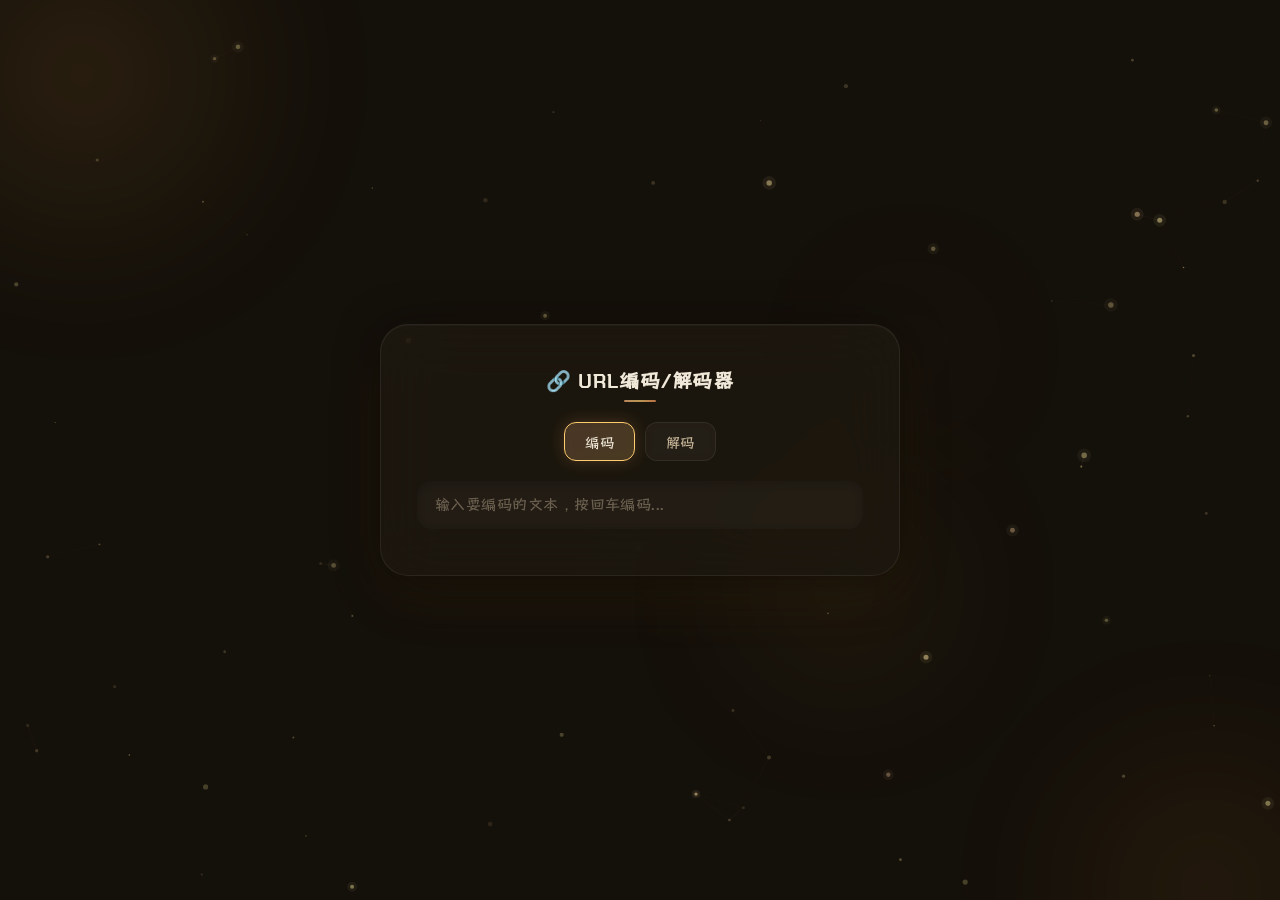
<file: GJX/B.html>
<!DOCTYPE html>
<html lang="zh-CN">
<head>
    <meta charset="UTF-8">
    <meta name="viewport" content="width=device-width, initial-scale=1.0, maximum-scale=1.0, user-scalable=no">
    <title>URL编码/解码器</title>
    <style>
    /* === 字体声明 === */
    @font-face {
      font-family: 'MR-ZT';
      src: url('../zw.ttf') format('truetype');
      font-display: swap;
      unicode-range: U+4E00-9FFF;
    }
    @font-face {
      font-family: 'EnglishFont';
      src: url('../yw.ttf') format('truetype');
      font-display: swap;
      unicode-range: U+0020-007F, U+FF00-FFEF;
    }

        :root {
            --bg-deep: #14100a;
            --card-bg: rgba(30, 24, 16, 0.75);
            --text-primary: #f0e8d8;
            --text-secondary: #c8b898;
            --accent-1: #ffb880;
            --accent-2: #ffcc70;
            --accent-3: #ff9960;
            --amber: #e0a050;
            --amber-bright: #f5c878;
            --glow-amber: rgba(224, 160, 60, 0.5);
            --glow-orange: rgba(255, 170, 80, 0.4);
            --glow-gold: rgba(220, 170, 80, 0.55);
            --glow-error: rgba(255, 130, 120, 0.5);
            --border-subtle: rgba(255, 255, 255, 0.07);
            --border-glow: rgba(220, 180, 120, 0.35);
            --font-sans: 'MR-ZT', 'EnglishFont', 'Inter', 'PingFang SC', 'Microsoft YaHei', 'Helvetica Neue', sans-serif;
            --font-mono: 'MR-ZT', 'EnglishFont', 'Consolas', 'Monaco', 'SF Mono', 'Fira Code', monospace;
        }

        * {
            margin: 0;
            padding: 0;
            box-sizing: border-box;
        }

        body {
            display: flex;
            align-items: center;
            justify-content: center;
            min-height: 100vh;
            background: var(--bg-deep);
            font-family: var(--font-sans);
            overflow: hidden;
            user-select: none;
            -webkit-tap-highlight-color: transparent;
            cursor: default;
            position: fixed;
            width: 100%;
            height: 100%;
        }

        #particleCanvas {
            position: fixed;
            top: 0;
            left: 0;
            width: 100%;
            height: 100%;
            pointer-events: none;
            z-index: 0;
        }

        .bg-orb {
            position: fixed;
            border-radius: 50%;
            pointer-events: none;
            z-index: 0;
            filter: blur(80px);
            opacity: 0.35;
            animation-timing-function: ease-in-out;
            animation-iteration-count: infinite;
        }
        .bg-orb--amber {
            width: 420px;
            height: 420px;
            background: radial-gradient(circle, rgba(220, 150, 60, 0.5) 0%, transparent 70%);
            top: -15%;
            left: -10%;
            animation-name: orbFloat1;
            animation-duration: 18s;
        }
        .bg-orb--orange {
            width: 350px;
            height: 350px;
            background: radial-gradient(circle, rgba(240, 140, 50, 0.4) 0%, transparent 70%);
            bottom: -18%;
            right: -8%;
            animation-name: orbFloat2;
            animation-duration: 22s;
        }
        .bg-orb--gold {
            width: 280px;
            height: 280px;
            background: radial-gradient(circle, rgba(200, 150, 70, 0.35) 0%, transparent 70%);
            top: 50%;
            left: 55%;
            animation-name: orbFloat3;
            animation-duration: 20s;
            animation-delay: -7s;
        }
        .bg-orb--warm {
            width: 160px;
            height: 160px;
            background: radial-gradient(circle, rgba(210, 160, 90, 0.3) 0%, transparent 70%);
            top: 30%;
            left: 65%;
            animation-name: orbFloat4;
            animation-duration: 15s;
            animation-delay: -3s;
        }

        @keyframes orbFloat1 {
            0%,
            100% {
                transform: translate(0, 0) scale(1);
            }
            25% {
                transform: translate(80px, 50px) scale(1.15);
            }
            50% {
                transform: translate(30px, -30px) scale(0.9);
            }
            75% {
                transform: translate(-40px, 60px) scale(1.08);
            }
        }
        @keyframes orbFloat2 {
            0%,
            100% {
                transform: translate(0, 0) scale(1);
            }
            33% {
                transform: translate(-60px, -40px) scale(1.12);
            }
            66% {
                transform: translate(40px, 30px) scale(0.88);
            }
        }
        @keyframes orbFloat3 {
            0%,
            100% {
                transform: translate(0, 0) scale(1);
            }
            30% {
                transform: translate(-50px, 40px) scale(1.1);
            }
            60% {
                transform: translate(20px, -50px) scale(0.92);
            }
            90% {
                transform: translate(40px, 20px) scale(1.05);
            }
        }
        @keyframes orbFloat4 {
            0%,
            100% {
                transform: translate(0, 0) scale(1);
            }
            50% {
                transform: translate(-30px, -25px) scale(1.2);
            }
        }

        .main-card {
            position: relative;
            z-index: 10;
            width: 520px;
            max-width: 94vw;
            background: var(--card-bg);
            backdrop-filter: blur(28px) saturate(140%);
            -webkit-backdrop-filter: blur(28px) saturate(140%);
            border-radius: 28px;
            border: 1px solid var(--border-subtle);
            box-shadow: 0 4px 40px rgba(0, 0, 0, 0.5), 0 1px 0 rgba(255, 255, 255, 0.03) inset,
                0 20px 60px rgba(180, 120, 40, 0.1);
            padding: 40px 36px 36px;
            transition: box-shadow 0.8s ease, border-color 0.8s ease;
        }
        .main-card.result-visible {
            border-color: var(--border-glow);
            box-shadow: 0 4px 40px rgba(0, 0, 0, 0.5), 0 1px 0 rgba(255, 255, 255, 0.04) inset,
                0 20px 70px rgba(200, 150, 70, 0.16), 0 0 0 1px rgba(210, 170, 100, 0.1);
        }
        .main-card.error-state {
            border-color: rgba(255, 130, 120, 0.35);
            box-shadow: 0 4px 40px rgba(0, 0, 0, 0.5), 0 1px 0 rgba(255, 255, 255, 0.03) inset,
                0 20px 70px rgba(255, 100, 90, 0.12), 0 0 0 1px rgba(255, 140, 130, 0.07);
        }

        .card-title {
            font-size: 1.25rem;
            font-weight: 600;
            letter-spacing: 0.04em;
            color: var(--text-primary);
            text-align: center;
            margin-bottom: 28px;
            position: relative;
            display: inline-block;
            width: 100%;
        }
        .card-title::after {
            content: '';
            position: absolute;
            bottom: -8px;
            left: 50%;
            transform: translateX(-50%);
            width: 32px;
            height: 2px;
            border-radius: 2px;
            background: linear-gradient(90deg, var(--accent-1), var(--accent-2), var(--accent-3));
            opacity: 0.7;
            transition: width 0.6s cubic-bezier(0.34, 1.56, 0.64, 1), opacity 0.6s;
        }
        .main-card.result-visible .card-title::after {
            width: 50px;
            opacity: 1;
            background: linear-gradient(90deg, var(--accent-1), var(--amber-bright), var(--accent-2));
        }
        .main-card.error-state .card-title::after {
            background: linear-gradient(90deg, #ff9090, #ffb0a0, #ff9090);
            opacity: 0.9;
        }
        .title-icon {
            display: inline-block;
            margin-right: 6px;
            animation: titleIconPulse 2.5s ease-in-out infinite;
        }
        @keyframes titleIconPulse {
            0%,
            100% {
                transform: scale(1);
                opacity: 0.8;
            }
            50% {
                transform: scale(1.15);
                opacity: 1;
            }
        }

        .mode-switch {
            display: flex;
            justify-content: center;
            margin-bottom: 20px;
            gap: 10px;
        }
        .mode-btn {
            padding: 8px 20px;
            border-radius: 12px;
            border: 1px solid var(--border-subtle);
            background: rgba(255, 255, 255, 0.03);
            color: var(--text-secondary);
            font-family: var(--font-sans);
            font-size: 0.9rem;
            cursor: pointer;
            transition: all 0.3s ease;
            backdrop-filter: blur(4px);
            letter-spacing: 0.03em;
        }
        .mode-btn.active {
            background: linear-gradient(135deg, rgba(255, 184, 128, 0.2), rgba(255, 204, 112, 0.2));
            border-color: var(--accent-2);
            color: var(--text-primary);
            box-shadow: 0 0 15px rgba(255, 180, 100, 0.2);
        }
        .mode-btn:hover:not(.active) {
            background: rgba(255, 255, 255, 0.06);
            border-color: rgba(255, 255, 255, 0.15);
        }

        .input-wrapper {
            position: relative;
            margin-bottom: 10px;
        }
        .input-field {
            width: 100%;
            padding: 14px 48px 14px 18px;
            font-size: 0.95rem;
            font-family: var(--font-mono);
            color: var(--text-primary);
            background: rgba(255, 255, 255, 0.03);
            border: none;
            border-radius: 14px;
            outline: none;
            caret-color: var(--accent-2);
            letter-spacing: 0.02em;
            transition: all 0.35s cubic-bezier(0.4, 0, 0.2, 1);
            box-shadow: 0 0 0 0px transparent, 0 2px 8px rgba(0, 0, 0, 0.2) inset;
            position: relative;
            z-index: 2;
        }
        .input-field::placeholder {
            color: rgba(200, 180, 150, 0.45);
            letter-spacing: 0.03em;
            font-family: var(--font-sans);
            transition: color 0.4s, letter-spacing 0.4s;
        }
        .input-field:focus::placeholder {
            color: rgba(200, 180, 150, 0.25);
            letter-spacing: 0.06em;
        }
        .input-field:focus {
            background: rgba(255, 255, 255, 0.06);
            box-shadow: 0 0 0 3px rgba(220, 160, 80, 0.18), 0 2px 8px rgba(0, 0, 0, 0.15) inset;
        }

        .input-glow-bar {
            position: absolute;
            bottom: 0;
            left: 50%;
            transform: translateX(-50%);
            width: 0%;
            height: 2.5px;
            border-radius: 2px;
            background: linear-gradient(90deg, var(--accent-1), var(--accent-2), var(--accent-1));
            z-index: 3;
            pointer-events: none;
            opacity: 0;
            filter: blur(0.5px);
            transition: width 0.65s cubic-bezier(0.34, 1.56, 0.64, 1), opacity 0.45s ease;
        }
        .input-field:focus~.input-glow-bar {
            width: 85%;
            opacity: 1;
            filter: blur(0px);
            box-shadow: 0 0 14px 3px var(--glow-amber);
        }
        .main-card.result-visible .input-glow-bar {
            background: linear-gradient(90deg, var(--accent-1), var(--amber-bright), var(--accent-2));
        }
        .main-card.error-state .input-glow-bar {
            background: linear-gradient(90deg, #ff9090, #ffb0a0, #ff9090);
            box-shadow: 0 0 14px 3px rgba(255, 130, 120, 0.5);
        }

        .clear-btn {
            position: absolute;
            right: 10px;
            top: 50%;
            transform: translateY(-50%) scale(0);
            z-index: 5;
            width: 30px;
            height: 30px;
            border-radius: 50%;
            border: 1px solid rgba(255, 255, 255, 0.2);
            background: rgba(255, 255, 255, 0.04);
            color: rgba(220, 200, 180, 0.7);
            cursor: pointer;
            display: flex;
            align-items: center;
            justify-content: center;
            font-size: 0.85rem;
            pointer-events: none;
            opacity: 0;
            backdrop-filter: blur(4px);
            -webkit-backdrop-filter: blur(4px);
            transition: all 0.35s cubic-bezier(0.34, 1.56, 0.64, 1);
        }
        .clear-btn.visible {
            transform: translateY(-50%) scale(1);
            pointer-events: auto;
            opacity: 1;
        }
        .clear-btn:hover {
            background: rgba(255, 100, 100, 0.2);
            border-color: rgba(255, 150, 150, 0.5);
            color: #ffaaaa;
            box-shadow: 0 0 16px rgba(255, 100, 100, 0.35);
            transform: translateY(-50%) scale(1.1);
        }
        .clear-btn:active {
            transform: translateY(-50%) scale(0.9);
            transition: transform 0.15s ease;
        }
        .clear-btn svg {
            width: 14px;
            height: 14px;
            pointer-events: none;
            transition: transform 0.4s cubic-bezier(0.34, 1.56, 0.64, 1);
        }
        .clear-btn:hover svg {
            transform: rotate(90deg);
        }

        .connector-line {
            width: 2px;
            height: 0;
            margin: 0 auto;
            background: linear-gradient(to bottom,
                    rgba(200, 150, 70, 0),
                    rgba(210, 170, 100, 0.7) 40%,
                    rgba(220, 180, 110, 0.8) 60%,
                    rgba(210, 170, 100, 0.7) 80%,
                    rgba(200, 150, 70, 0));
            border-radius: 1px;
            transition: height 0.55s cubic-bezier(0.34, 1.56, 0.64, 1);
            position: relative;
            z-index: 1;
        }
        .connector-line.active {
            height: 28px;
            animation: connectorGlow 2s ease-in-out infinite;
        }
        .connector-line.error-line {
            background: linear-gradient(to bottom,
                    rgba(255, 130, 120, 0),
                    rgba(255, 150, 140, 0.7) 40%,
                    rgba(255, 160, 150, 0.8) 60%,
                    rgba(255, 150, 140, 0.7) 80%,
                    rgba(255, 130, 120, 0));
            animation: connectorGlowError 2s ease-in-out infinite;
        }
        @keyframes connectorGlow {
            0%,
            100% {
                box-shadow: 0 0 6px 1px rgba(200, 150, 70, 0.3);
            }
            50% {
                box-shadow: 0 0 16px 4px rgba(220, 180, 110, 0.6);
            }
        }
        @keyframes connectorGlowError {
            0%,
            100% {
                box-shadow: 0 0 6px 1px rgba(255, 130, 120, 0.3);
            }
            50% {
                box-shadow: 0 0 16px 4px rgba(255, 150, 140, 0.6);
            }
        }

        .result-outer-wrapper {
            position: relative;
            margin: 0 auto;
            width: 100%;
            height: 0;
            overflow: visible;
            transition: height 0.55s cubic-bezier(0.34, 1.56, 0.64, 1);
            z-index: 2;
            display: flex;
            align-items: center;
            justify-content: center;
        }
        .result-outer-wrapper.expanded {
            height: auto;
        }

        .result-halo {
            position: absolute;
            inset: -6px;
            border-radius: 26px;
            background: conic-gradient(from 0deg,
                    transparent 0deg,
                    rgba(240, 190, 110, 0.55) 45deg,
                    rgba(220, 170, 100, 0.45) 90deg,
                    rgba(255, 200, 120, 0.5) 135deg,
                    transparent 180deg,
                    rgba(240, 190, 110, 0.55) 225deg,
                    rgba(220, 170, 100, 0.45) 270deg,
                    rgba(255, 200, 120, 0.5) 315deg,
                    transparent 360deg);
            opacity: 0;
            transform: scale(0.5);
            pointer-events: none;
            transition: opacity 0.5s ease, transform 0.55s cubic-bezier(0.34, 1.56, 0.64, 1);
        }
        .result-halo.spinning {
            opacity: 1;
            transform: scale(1);
        }
        .result-halo.error-halo {
            background: conic-gradient(from 0deg,
                    transparent 0deg,
                    rgba(255, 150, 140, 0.55) 45deg,
                    rgba(255, 130, 120, 0.45) 90deg,
                    rgba(255, 160, 150, 0.5) 135deg,
                    transparent 180deg,
                    rgba(255, 150, 140, 0.55) 225deg,
                    rgba(255, 130, 120, 0.45) 270deg,
                    rgba(255, 160, 150, 0.5) 315deg,
                    transparent 360deg);
        }

        .result-inner {
            position: relative;
            width: 100%;
            margin: 14px auto;
            border-radius: 16px;
            background: rgba(28, 22, 14, 0.9);
            backdrop-filter: blur(10px);
            -webkit-backdrop-filter: blur(10px);
            display: flex;
            flex-direction: column;
            border: 1px solid rgba(255, 255, 255, 0.07);
            box-shadow: 0 8px 32px rgba(0, 0, 0, 0.4), 0 0 0 1px rgba(255, 255, 255, 0.03) inset;
            overflow: hidden;
            transform: scale(0);
            opacity: 0;
            transition: transform 0.55s cubic-bezier(0.34, 1.56, 0.64, 1), opacity 0.4s ease;
            z-index: 2;
        }
        .result-inner.visible {
            transform: scale(1);
            opacity: 1;
        }
        .result-text {
            padding: 16px;
            font-size: 0.9rem;
            line-height: 1.6;
            color: var(--text-primary);
            word-break: break-all;
            overflow-y: auto;
            max-height: 240px;
            font-family: var(--font-mono);
            white-space: pre-wrap;
            letter-spacing: 0.01em;
        }
        .result-text.error-text {
            color: #ffb0a5;
            font-family: var(--font-sans);
            letter-spacing: 0.03em;
        }
        .result-text::-webkit-scrollbar {
            width: 4px;
        }
        .result-text::-webkit-scrollbar-track {
            background: rgba(255, 255, 255, 0.03);
        }
        .result-text::-webkit-scrollbar-thumb {
            background: rgba(255, 255, 255, 0.2);
            border-radius: 2px;
        }
        .result-actions {
            display: flex;
            justify-content: flex-end;
            padding: 8px 12px;
            border-top: 1px solid rgba(255, 255, 255, 0.08);
            background: rgba(255, 255, 255, 0.02);
        }
        .copy-btn {
            padding: 6px 16px;
            border-radius: 8px;
            border: 1px solid rgba(255, 255, 255, 0.15);
            background: rgba(255, 255, 255, 0.04);
            color: var(--text-secondary);
            font-family: var(--font-sans);
            font-size: 0.85rem;
            cursor: pointer;
            transition: all 0.3s ease;
            letter-spacing: 0.03em;
        }
        .copy-btn:hover {
            background: rgba(255, 200, 120, 0.15);
            border-color: var(--accent-2);
            color: var(--accent-2);
            box-shadow: 0 0 10px rgba(255, 180, 100, 0.2);
        }
        .copy-btn.copied {
            background: rgba(200, 160, 80, 0.2);
            border-color: #c8a050;
            color: #d4b060;
        }
        .copy-btn.copy-error {
            background: rgba(255, 130, 120, 0.15);
            border-color: rgba(255, 150, 140, 0.5);
            color: #ffb0a5;
        }
        .copy-btn.copy-error:hover {
            box-shadow: 0 0 10px rgba(255, 130, 120, 0.25);
        }

        .result-glow-pulse {
            position: absolute;
            inset: 8px;
            border-radius: 20px;
            pointer-events: none;
            z-index: 1;
            opacity: 0;
            box-shadow: 0 0 30px 8px var(--glow-gold), 0 0 60px 20px rgba(200, 150, 70, 0.3);
            transition: opacity 0.5s ease;
            animation: none;
        }
        .result-glow-pulse.active {
            opacity: 1;
            animation: glowBreathe 3s ease-in-out infinite;
        }
        .result-glow-pulse.error-pulse {
            box-shadow: 0 0 30px 8px rgba(255, 130, 120, 0.5), 0 0 60px 20px rgba(255, 100, 90, 0.25);
            animation: glowBreatheError 3s ease-in-out infinite;
        }
        @keyframes glowBreathe {
            0%,
            100% {
                box-shadow: 0 0 25px 6px var(--glow-gold), 0 0 50px 16px rgba(200, 150, 70, 0.25);
            }
            50% {
                box-shadow: 0 0 40px 14px rgba(230, 180, 100, 0.6), 0 0 75px 28px rgba(200, 150, 70, 0.4);
            }
        }
        @keyframes glowBreatheError {
            0%,
            100% {
                box-shadow: 0 0 25px 6px rgba(255, 130, 120, 0.45), 0 0 50px 16px rgba(255, 100, 90, 0.2);
            }
            50% {
                box-shadow: 0 0 40px 14px rgba(255, 140, 130, 0.55), 0 0 75px 28px rgba(255, 110, 100, 0.35);
            }
        }

        .corner-mark {
            position: absolute;
            width: 16px;
            height: 16px;
            pointer-events: none;
            z-index: 3;
            opacity: 0;
            transform: scale(0);
            transition: all 0.4s cubic-bezier(0.34, 1.56, 0.64, 1);
        }
        .corner-mark.visible {
            opacity: 1;
            transform: scale(1);
        }
        .corner-mark::before,
        .corner-mark::after {
            content: '';
            position: absolute;
            background: var(--amber);
            border-radius: 1px;
            box-shadow: 0 0 6px 1px var(--glow-gold);
        }
        .corner-mark::before {
            width: 100%;
            height: 1.5px;
        }
        .corner-mark::after {
            width: 1.5px;
            height: 100%;
        }
        .corner-mark.error-mark::before,
        .corner-mark.error-mark::after {
            background: #ff9090;
            box-shadow: 0 0 6px 1px rgba(255, 130, 120, 0.55);
        }
        .corner-mark--tl {
            top: -8px;
            left: -8px;
        }
        .corner-mark--tl::before {
            top: 0;
            left: 0;
        }
        .corner-mark--tl::after {
            top: 0;
            left: 0;
        }
        .corner-mark--tr {
            top: -8px;
            right: -8px;
        }
        .corner-mark--tr::before {
            top: 0;
            right: 0;
        }
        .corner-mark--tr::after {
            top: 0;
            right: 0;
        }
        .corner-mark--bl {
            bottom: -8px;
            left: -8px;
        }
        .corner-mark--bl::before {
            bottom: 0;
            left: 0;
        }
        .corner-mark--bl::after {
            bottom: 0;
            left: 0;
        }
        .corner-mark--br {
            bottom: -8px;
            right: -8px;
        }
        .corner-mark--br::before {
            bottom: 0;
            right: 0;
        }
        .corner-mark--br::after {
            bottom: 0;
            right: 0;
        }

        .particle-burst-layer {
            position: absolute;
            inset: 0;
            pointer-events: none;
            z-index: 10;
        }
        .burst-particle {
            position: absolute;
            width: 6px;
            height: 6px;
            border-radius: 1.5px;
            pointer-events: none;
            animation: particleBurst 0.7s cubic-bezier(0.25, 0.8, 0.25, 1) forwards;
        }
        @keyframes particleBurst {
            0% {
                transform: translate(0, 0) scale(1) rotate(0deg);
                opacity: 1;
            }
            100% {
                transform: translate(var(--dx), var(--dy)) scale(0) rotate(var(--rot));
                opacity: 0;
            }
        }

        .ripple-ring {
            position: absolute;
            top: 50%;
            left: 50%;
            width: 10px;
            height: 10px;
            border-radius: 50%;
            border: 2px solid rgba(230, 180, 100, 0.7);
            pointer-events: none;
            z-index: 15;
            transform: translate(-50%, -50%) scale(1);
            opacity: 0;
            animation: none;
        }
        .ripple-ring.animate {
            animation: rippleOut 0.8s cubic-bezier(0.25, 0.8, 0.25, 1) forwards;
        }
        .ripple-ring.error-ring {
            border-color: rgba(255, 150, 140, 0.7);
        }
        @keyframes rippleOut {
            0% {
                transform: translate(-50%, -50%) scale(1);
                opacity: 0.9;
                border-width: 3px;
            }
            100% {
                transform: translate(-50%, -50%) scale(28);
                opacity: 0;
                border-width: 0.5px;
            }
        }

        @media (max-width: 520px) {
            .main-card {
                padding: 28px 20px 24px;
                border-radius: 22px;
            }
            .card-title {
                font-size: 1.1rem;
                margin-bottom: 22px;
            }
            .input-field {
                padding: 12px 42px 12px 14px;
                font-size: 0.85rem;
            }
            .result-inner {
                margin: 10px auto;
            }
            .result-text {
                font-size: 0.8rem;
                max-height: 180px;
            }
            .result-halo {
                inset: -4px;
                border-radius: 22px;
            }
            .corner-mark {
                width: 12px;
                height: 12px;
            }
            .corner-mark--tl {
                top: -6px;
                left: -6px;
            }
            .corner-mark--tr {
                top: -6px;
                right: -6px;
            }
            .corner-mark--bl {
                bottom: -6px;
                left: -6px;
            }
            .corner-mark--br {
                bottom: -6px;
                right: -6px;
            }
            .clear-btn {
                width: 26px;
                height: 26px;
            }
            .clear-btn svg {
                width: 12px;
                height: 12px;
            }
        }
    </style>
</head>
<body>
    <div class="bg-orb bg-orb--amber"></div>
    <div class="bg-orb bg-orb--orange"></div>
    <div class="bg-orb bg-orb--gold"></div>
    <div class="bg-orb bg-orb--warm"></div>
    <canvas id="particleCanvas"></canvas>

    <div class="main-card" id="mainCard">
        <div class="card-title">
            <span class="title-icon">🔗</span>URL编码/解码器
        </div>

        <div class="mode-switch">
            <button class="mode-btn active" id="encodeBtn">编码</button>
            <button class="mode-btn" id="decodeBtn">解码</button>
        </div>

        <div class="input-wrapper" id="inputWrapper">
            <input type="text" class="input-field" id="inputField" placeholder="输入要编码的文本，按回车编码..." autocomplete="off" spellcheck="false">
            <div class="input-glow-bar"></div>
            <button class="clear-btn" id="clearBtn" aria-label="清空内容">
                <svg viewBox="0 0 24 24" fill="none" stroke="currentColor" stroke-width="2.2" stroke-linecap="round">
                    <line x1="18" y1="6" x2="6" y2="18"></line>
                    <line x1="6" y1="6" x2="18" y2="18"></line>
                </svg>
            </button>
        </div>

        <div class="connector-line" id="connectorLine"></div>

        <div class="result-outer-wrapper" id="resultOuterWrapper">
            <div class="result-halo" id="resultHalo"></div>
            <div class="result-glow-pulse" id="resultGlowPulse"></div>
            <div class="result-inner" id="resultInner">
                <div class="result-text" id="resultText"></div>
                <div class="result-actions">
                    <button class="copy-btn" id="copyBtn">复制结果</button>
                </div>
                <div class="corner-mark corner-mark--tl" id="cornerTL"></div>
                <div class="corner-mark corner-mark--tr" id="cornerTR"></div>
                <div class="corner-mark corner-mark--bl" id="cornerBL"></div>
                <div class="corner-mark corner-mark--br" id="cornerBR"></div>
            </div>
            <div class="particle-burst-layer" id="particleBurstLayer"></div>
            <div class="ripple-ring" id="rippleRing"></div>
        </div>
    </div>

    <script>
        (function() {
            const mainCard = document.getElementById('mainCard');
            const inputField = document.getElementById('inputField');
            const clearBtn = document.getElementById('clearBtn');
            const connectorLine = document.getElementById('connectorLine');
            const resultOuterWrapper = document.getElementById('resultOuterWrapper');
            const resultHalo = document.getElementById('resultHalo');
            const resultGlowPulse = document.getElementById('resultGlowPulse');
            const resultInner = document.getElementById('resultInner');
            const resultText = document.getElementById('resultText');
            const copyBtn = document.getElementById('copyBtn');
            const cornerTL = document.getElementById('cornerTL');
            const cornerTR = document.getElementById('cornerTR');
            const cornerBL = document.getElementById('cornerBL');
            const cornerBR = document.getElementById('cornerBR');
            const particleBurstLayer = document.getElementById('particleBurstLayer');
            const rippleRing = document.getElementById('rippleRing');
            const encodeBtn = document.getElementById('encodeBtn');
            const decodeBtn = document.getElementById('decodeBtn');

            let currentMode = 'encode'; // encode or decode
            let currentResult = '';
            let isResultVisible = false;
            let isAnimating = false;
            let isErrorState = false;

            const canvas = document.getElementById('particleCanvas');
            const ctx = canvas.getContext('2d');
            let particles = [];
            const PARTICLE_COUNT = 70;

            function resizeCanvas() {
                canvas.width = window.innerWidth;
                canvas.height = window.innerHeight;
            }
            resizeCanvas();
            window.addEventListener('resize', () => {
                resizeCanvas();
                initParticles();
            });

            function createParticle() {
                return {
                    x: Math.random() * canvas.width,
                    y: Math.random() * canvas.height,
                    size: Math.random() * 2.2 + 0.6,
                    speedX: (Math.random() - 0.5) * 0.35,
                    speedY: (Math.random() - 0.5) * 0.35,
                    opacity: Math.random() * 0.5 + 0.2,
                    pulseSpeed: Math.random() * 0.015 + 0.005,
                    pulseOffset: Math.random() * Math.PI * 2,
                    hue: Math.random() < 0.5 ? 30 + Math.random() * 20 : 40 + Math.random() * 15,
                };
            }

            function initParticles() {
                particles = [];
                for (let i = 0; i < PARTICLE_COUNT; i++) {
                    particles.push(createParticle());
                }
            }
            initParticles();

            function animateParticles(timestamp) {
                ctx.clearRect(0, 0, canvas.width, canvas.height);
                particles.forEach(p => {
                    p.x += p.speedX;
                    p.y += p.speedY;
                    if (p.x < -20) p.x = canvas.width + 20;
                    if (p.x > canvas.width + 20) p.x = -20;
                    if (p.y < -20) p.y = canvas.height + 20;
                    if (p.y > canvas.height + 20) p.y = -20;
                    const pulse = Math.sin(timestamp * p.pulseSpeed + p.pulseOffset) * 0.3 + 0.7;
                    const alpha = p.opacity * pulse;
                    ctx.beginPath();
                    ctx.arc(p.x, p.y, p.size, 0, Math.PI * 2);
                    ctx.fillStyle = `hsla(${p.hue}, 50%, 68%, ${alpha})`;
                    ctx.fill();
                    if (p.size > 1.5 && alpha > 0.3) {
                        ctx.beginPath();
                        ctx.arc(p.x, p.y, p.size * 2.5, 0, Math.PI * 2);
                        ctx.fillStyle = `hsla(${p.hue}, 50%, 68%, ${alpha * 0.15})`;
                        ctx.fill();
                    }
                });
                for (let i = 0; i < particles.length; i++) {
                    for (let j = i + 1; j < particles.length; j++) {
                        const dx = particles[i].x - particles[j].x;
                        const dy = particles[i].y - particles[j].y;
                        const dist = Math.sqrt(dx * dx + dy * dy);
                        if (dist < 100) {
                            const lineAlpha = (1 - dist / 100) * 0.12;
                            ctx.beginPath();
                            ctx.moveTo(particles[i].x, particles[i].y);
                            ctx.lineTo(particles[j].x, particles[j].y);
                            ctx.strokeStyle = `rgba(210,170,120,${lineAlpha})`;
                            ctx.lineWidth = 0.5;
                            ctx.stroke();
                        }
                    }
                }
                requestAnimationFrame(animateParticles);
            }
            requestAnimationFrame(animateParticles);

            function getInputContent() {
                return inputField.value.trim();
            }

            function encodeURL(text) {
                try {
                    return encodeURIComponent(text);
                } catch (e) {
                    return { error: true, message: `❌ 编码失败：${e.message}` };
                }
            }

            function decodeURL(encoded) {
                try {
                    return decodeURIComponent(encoded);
                } catch (e) {
                    return { error: true, message: `❌ 解码失败：不是有效的URL编码字符串 (${e.message})` };
                }
            }

            function processContent(content) {
                if (!content) return { error: true, message: '' };
                if (currentMode === 'encode') {
                    return encodeURL(content);
                } else {
                    return decodeURL(content);
                }
            }

            function isErrorResult(result) {
                return result && typeof result === 'object' && result.error === true;
            }

            function getResultText(result) {
                if (isErrorResult(result)) return result.message;
                return result;
            }

            function clearErrorState() {
                isErrorState = false;
                mainCard.classList.remove('error-state');
                resultHalo.classList.remove('error-halo');
                resultGlowPulse.classList.remove('error-pulse');
                connectorLine.classList.remove('error-line');
                rippleRing.classList.remove('error-ring');
                resultText.classList.remove('error-text');
                copyBtn.classList.remove('copy-error');
                const corners = [cornerTL, cornerTR, cornerBL, cornerBR];
                corners.forEach(c => c.classList.remove('error-mark'));
            }

            function applyErrorState() {
                isErrorState = true;
                mainCard.classList.add('error-state');
                resultHalo.classList.add('error-halo');
                resultGlowPulse.classList.add('error-pulse');
                connectorLine.classList.add('error-line');
                rippleRing.classList.add('error-ring');
                resultText.classList.add('error-text');
                copyBtn.classList.add('copy-error');
                const corners = [cornerTL, cornerTR, cornerBL, cornerBR];
                corners.forEach(c => c.classList.add('error-mark'));
            }

            function showResult(content) {
                if (isAnimating) return;
                const result = processContent(content);

                if (isResultVisible && currentResult === getResultText(result) && isErrorState === isErrorResult(
                        result)) return;

                if (isResultVisible && (currentResult !== getResultText(result) || isErrorState !== isErrorResult(
                        result))) {
                    hideResultQuick(() => {
                        currentResult = getResultText(result);
                        resultText.textContent = currentResult;
                        if (isErrorResult(result)) {
                            applyErrorState();
                        } else {
                            clearErrorState();
                        }
                        performShowAnimation();
                    });
                    return;
                }

                currentResult = getResultText(result);
                resultText.textContent = currentResult;
                if (isErrorResult(result)) {
                    applyErrorState();
                } else {
                    clearErrorState();
                }
                performShowAnimation();
            }

            function performShowAnimation() {
                isAnimating = true;
                isResultVisible = true;
                resultOuterWrapper.classList.add('expanded');
                connectorLine.classList.add('active');
                if (!isErrorState) {
                    mainCard.classList.add('result-visible');
                }

                setTimeout(() => {
                    resultInner.classList.add('visible');
                    resultHalo.classList.add('spinning');
                    resultGlowPulse.classList.add('active');
                }, 150);

                const corners = [cornerTL, cornerTR, cornerBL, cornerBR];
                corners.forEach((corner, i) => {
                    setTimeout(() => {
                        corner.classList.add('visible');
                    }, 280 + i * 70);
                });

                setTimeout(() => {
                    rippleRing.classList.remove('animate');
                    void rippleRing.offsetWidth;
                    rippleRing.classList.add('animate');
                }, 200);

                setTimeout(() => {
                    isAnimating = false;
                }, 600);

                updateClearBtn();
            }

            function hideResult(callback) {
                if (isAnimating && !callback) return;
                isAnimating = true;
                spawnBurstParticles();

                const corners = [cornerTL, cornerTR, cornerBL, cornerBR];
                corners.forEach((corner, i) => {
                    setTimeout(() => {
                        corner.classList.remove('visible');
                    }, i * 40);
                });

                setTimeout(() => {
                    resultInner.classList.remove('visible');
                    resultHalo.classList.remove('spinning');
                    resultGlowPulse.classList.remove('active');
                }, 80);

                setTimeout(() => {
                    resultOuterWrapper.classList.remove('expanded');
                    connectorLine.classList.remove('active');
                    connectorLine.classList.remove('error-line');
                    mainCard.classList.remove('result-visible');
                    mainCard.classList.remove('error-state');
                    resultHalo.classList.remove('error-halo');
                    resultGlowPulse.classList.remove('error-pulse');
                    rippleRing.classList.remove('error-ring');
                    resultText.classList.remove('error-text');
                    copyBtn.classList.remove('copy-error');
                    corners.forEach(c => c.classList.remove('error-mark'));
                }, 300);

                setTimeout(() => {
                    resultText.textContent = '';
                    currentResult = '';
                    isResultVisible = false;
                    isErrorState = false;
                    isAnimating = false;
                    updateClearBtn();
                    if (callback) callback();
                }, 500);
            }

            function hideResultQuick(callback) {
                resultInner.classList.remove('visible');
                resultHalo.classList.remove('spinning');
                resultGlowPulse.classList.remove('active');

                const corners = [cornerTL, cornerTR, cornerBL, cornerBR];
                corners.forEach(c => c.classList.remove('visible'));

                resultText.textContent = '';
                currentResult = '';
                isResultVisible = false;
                isErrorState = false;
                mainCard.classList.remove('error-state');
                resultHalo.classList.remove('error-halo');
                resultGlowPulse.classList.remove('error-pulse');
                connectorLine.classList.remove('error-line');
                rippleRing.classList.remove('error-ring');
                resultText.classList.remove('error-text');
                copyBtn.classList.remove('copy-error');
                corners.forEach(c => c.classList.remove('error-mark'));
                updateClearBtn();

                setTimeout(() => {
                    if (callback) callback();
                }, 200);
            }

            function spawnBurstParticles() {
                const layer = particleBurstLayer;
                const rect = resultInner.getBoundingClientRect();
                const layerRect = resultOuterWrapper.getBoundingClientRect();
                const offsetX = rect.left - layerRect.left;
                const offsetY = rect.top - layerRect.top;
                const centerX = offsetX + rect.width / 2;
                const centerY = offsetY + rect.height / 2;
                const spreadRadius = Math.max(rect.width, rect.height) * 0.8;
                const count = 28;
                const fragment = document.createDocumentFragment();

                for (let i = 0; i < count; i++) {
                    const particle = document.createElement('div');
                    particle.classList.add('burst-particle');
                    const angle = (Math.PI * 2 * i) / count + (Math.random() - 0.5) * 0.5;
                    const distance = spreadRadius * (0.4 + Math.random() * 0.8);
                    const dx = Math.cos(angle) * distance;
                    const dy = Math.sin(angle) * distance;
                    const rot = (Math.random() - 0.5) * 360 * 2;
                    const size = 3 + Math.random() * 7;
                    const hue = isErrorState ? 10 : (Math.random() < 0.5 ? 35 : 45);

                    particle.style.cssText = `
                        left: ${centerX}px;
                        top: ${centerY}px;
                        width: ${size}px;
                        height: ${size}px;
                        background: hsl(${hue}, ${isErrorState ? '70%' : '55%'}, ${isErrorState ? '60%' : (55 + Math.random() * 30)}%);
                        --dx: ${dx}px;
                        --dy: ${dy}px;
                        --rot: ${rot}deg;
                        animation-duration: ${0.5 + Math.random() * 0.5}s;
                        box-shadow: 0 0 ${4 + Math.random()*6}px hsl(${hue}, ${isErrorState ? '70%' : '65%'}, ${isErrorState ? '55%' : '65%'});
                    `;
                    fragment.appendChild(particle);
                }

                layer.appendChild(fragment);
                setTimeout(() => {
                    layer.innerHTML = '';
                }, 800);
            }

            function updateClearBtn() {
                const hasContent = inputField.value.trim().length > 0;
                if (hasContent) {
                    clearBtn.classList.add('visible');
                } else {
                    clearBtn.classList.remove('visible');
                }
            }

            function switchMode(mode) {
                if (mode === currentMode) return;

                currentMode = mode;
                encodeBtn.classList.toggle('active', mode === 'encode');
                decodeBtn.classList.toggle('active', mode === 'decode');

                inputField.placeholder = mode === 'encode' ?
                    '输入要编码的文本，按回车编码...' :
                    '输入要解码的文本，按回车解码...';

                const content = getInputContent();
                if (content && isResultVisible) {
                    showResult(content);
                } else if (content && !isResultVisible) {
                    showResult(content);
                }
            }

            // 事件监听
            encodeBtn.addEventListener('click', () => switchMode('encode'));
            decodeBtn.addEventListener('click', () => switchMode('decode'));

            clearBtn.addEventListener('click', (e) => {
                e.preventDefault();
                inputField.value = '';
                updateClearBtn();
                if (isResultVisible) {
                    hideResult();
                }
            });

            inputField.addEventListener('input', () => {
                updateClearBtn();
                if (isResultVisible && resultGlowPulse.classList.contains('active')) {
                    resultGlowPulse.style.animation = 'none';
                    void resultGlowPulse.offsetWidth;
                    if (isErrorState) {
                        resultGlowPulse.style.animation = 'glowBreatheError 3s ease-in-out infinite';
                        resultGlowPulse.style.boxShadow =
                            '0 0 50px 16px rgba(255,140,130,0.6), 0 0 90px 30px rgba(255,110,100,0.4)';
                    } else {
                        resultGlowPulse.style.animation = 'glowBreathe 3s ease-in-out infinite';
                        resultGlowPulse.style.boxShadow =
                            '0 0 50px 16px rgba(230,180,100,0.6), 0 0 90px 30px rgba(200,150,70,0.4)';
                    }
                    setTimeout(() => {
                        resultGlowPulse.style.boxShadow = '';
                    }, 350);
                }
            });

            inputField.addEventListener('focus', () => {
                updateClearBtn();
            });

            inputField.addEventListener('blur', () => {
                const content = getInputContent();
                if (content) {
                    showResult(content);
                } else if (isResultVisible) {
                    hideResult();
                }
                updateClearBtn();
            });

            inputField.addEventListener('keydown', (e) => {
                if (e.key === 'Enter') {
                    e.preventDefault();
                    inputField.blur();
                }
                if (e.key === 'Escape' && inputField.value.trim()) {
                    inputField.value = '';
                    updateClearBtn();
                    if (isResultVisible) {
                        hideResult();
                    }
                }
            });

            inputField.addEventListener('paste', () => {
                setTimeout(() => {
                    updateClearBtn();
                    const content = getInputContent();
                    if (content) {
                        showResult(content);
                    }
                }, 50);
            });

            copyBtn.addEventListener('click', async () => {
                if (!currentResult) return;

                try {
                    await navigator.clipboard.writeText(currentResult);
                    copyBtn.textContent = '复制成功';
                    copyBtn.classList.add('copied');

                    setTimeout(() => {
                        copyBtn.textContent = '复制结果';
                        copyBtn.classList.remove('copied');
                    }, 2000);
                } catch (e) {
                    const textarea = document.createElement('textarea');
                    textarea.value = currentResult;
                    textarea.style.position = 'fixed';
                    textarea.style.left = '-9999px';
                    document.body.appendChild(textarea);
                    textarea.select();
                    document.execCommand('copy');
                    document.body.removeChild(textarea);

                    copyBtn.textContent = '复制成功';
                    copyBtn.classList.add('copied');

                    setTimeout(() => {
                        copyBtn.textContent = '复制结果';
                        copyBtn.classList.remove('copied');
                    }, 2000);
                }
            });

            console.log('%c🔗 URL编码/解码器已就绪 (Enter键快速转换)',
                'color: #f5c878; font-size: 1.1em;');
            console.log('%c💡 提示：按回车键快速转换 | Escape键清空内容',
                'color: #d4b878; font-size: 0.9em;');
            console.log('%c🌐 使用encodeURIComponent/decodeURIComponent进行转换',
                'color: #c8a860; font-size: 0.85em;');
        })();
    </script>
</body>
</html>
</file>
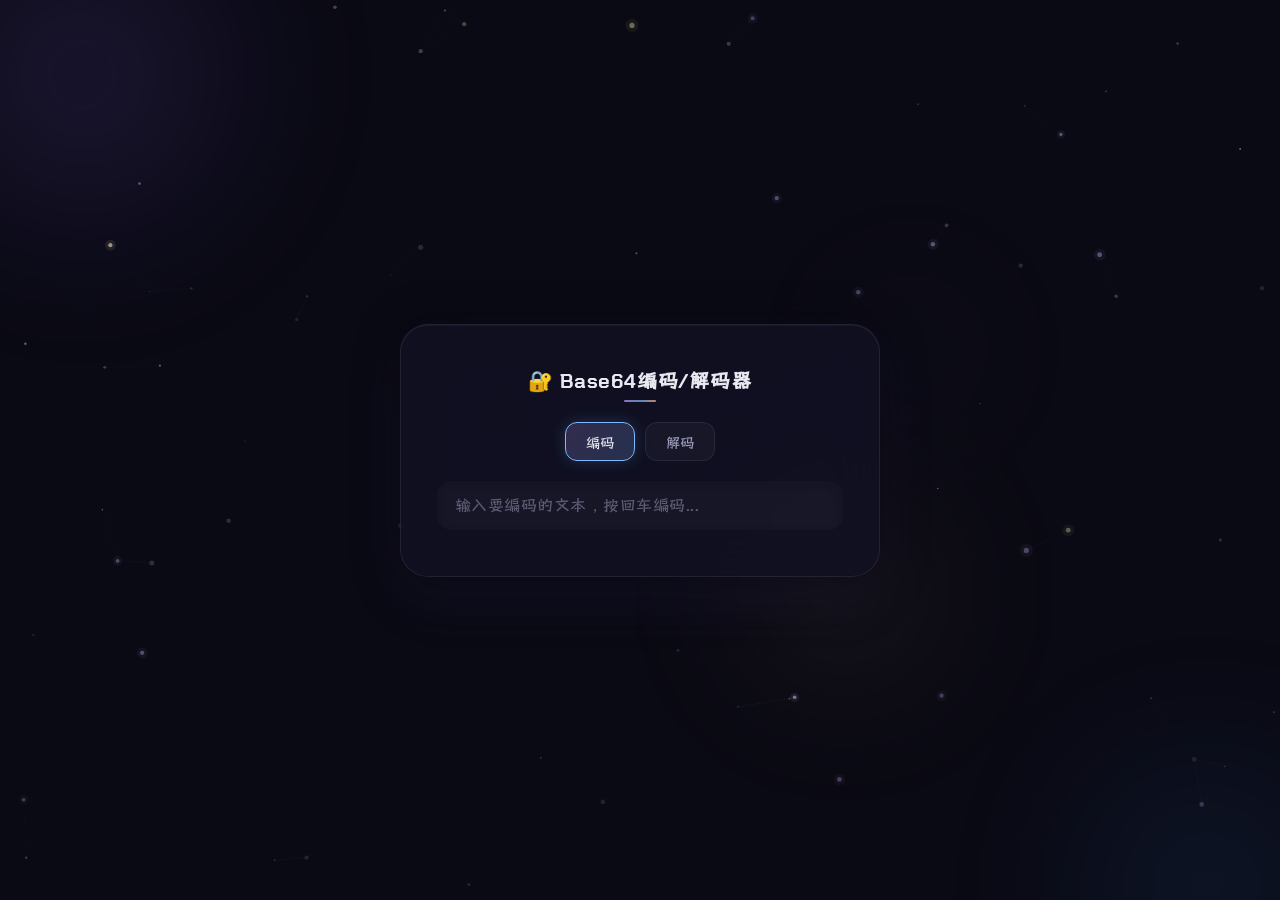
<file: GJX/C.html>
<!DOCTYPE html>
<html lang="zh-CN">
<head>
    <meta charset="UTF-8">
    <meta name="viewport" content="width=device-width, initial-scale=1.0, maximum-scale=1.0, user-scalable=no">
    <title>Base64编码/解码器</title>
    <style>
    /* === 字体声明 === */
    @font-face {
      font-family: 'MR-ZT';
      src: url('../zw.ttf') format('truetype');
      font-display: swap;
      unicode-range: U+4E00-9FFF;
    }
    @font-face {
      font-family: 'EnglishFont';
      src: url('../yw.ttf') format('truetype');
      font-display: swap;
      unicode-range: U+0020-007F, U+FF00-FFEF;
    }

        :root {
            --bg-deep: #0a0a14;
            --card-bg: rgba(18, 18, 36, 0.75);
            --text-primary: #e8e8f0;
            --text-secondary: #a0a0c0;
            --accent-1: #c4a0ff;
            --accent-2: #7eb8ff;
            --accent-3: #ffb8a0;
            --gold: #e0c080;
            --gold-bright: #f5d890;
            --glow-purple: rgba(160, 120, 255, 0.5);
            --glow-blue: rgba(100, 160, 255, 0.4);
            --glow-gold: rgba(224, 192, 128, 0.55);
            --border-subtle: rgba(255, 255, 255, 0.08);
            --border-glow: rgba(180, 160, 220, 0.35);
            --font-sans: 'MR-ZT', 'EnglishFont', 'Inter', 'PingFang SC', 'Microsoft YaHei', 'Helvetica Neue', sans-serif;
            --font-mono: 'MR-ZT', 'EnglishFont', monospace;
        }

        * {
            margin: 0;
            padding: 0;
            box-sizing: border-box;
        }

        body {
            display: flex;
            align-items: center;
            justify-content: center;
            min-height: 100vh;
            background: var(--bg-deep);
            font-family: var(--font-sans);
            overflow: hidden;
            user-select: none;
            -webkit-tap-highlight-color: transparent;
            cursor: default;
            position: fixed;
            width: 100%;
            height: 100%;
        }

        #particleCanvas {
            position: fixed;
            top: 0;
            left: 0;
            width: 100%;
            height: 100%;
            pointer-events: none;
            z-index: 0;
        }

        .bg-orb {
            position: fixed;
            border-radius: 50%;
            pointer-events: none;
            z-index: 0;
            filter: blur(80px);
            opacity: 0.35;
            animation-timing-function: ease-in-out;
            animation-iteration-count: infinite;
        }
        .bg-orb--purple {
            width: 420px;
            height: 420px;
            background: radial-gradient(circle, rgba(140, 100, 240, 0.55) 0%, transparent 70%);
            top: -15%;
            left: -10%;
            animation-name: orbFloat1;
            animation-duration: 18s;
        }
        .bg-orb--blue {
            width: 350px;
            height: 350px;
            background: radial-gradient(circle, rgba(60, 140, 240, 0.45) 0%, transparent 70%);
            bottom: -18%;
            right: -8%;
            animation-name: orbFloat2;
            animation-duration: 22s;
        }
        .bg-orb--gold {
            width: 280px;
            height: 280px;
            background: radial-gradient(circle, rgba(210, 170, 100, 0.35) 0%, transparent 70%);
            top: 50%;
            left: 55%;
            animation-name: orbFloat3;
            animation-duration: 20s;
            animation-delay: -7s;
        }
        .bg-orb--small {
            width: 160px;
            height: 160px;
            background: radial-gradient(circle, rgba(180, 140, 220, 0.3) 0%, transparent 70%);
            top: 30%;
            left: 65%;
            animation-name: orbFloat4;
            animation-duration: 15s;
            animation-delay: -3s;
        }

        @keyframes orbFloat1 {
            0%,
            100% {
                transform: translate(0, 0) scale(1);
            }
            25% {
                transform: translate(80px, 50px) scale(1.15);
            }
            50% {
                transform: translate(30px, -30px) scale(0.9);
            }
            75% {
                transform: translate(-40px, 60px) scale(1.08);
            }
        }
        @keyframes orbFloat2 {
            0%,
            100% {
                transform: translate(0, 0) scale(1);
            }
            33% {
                transform: translate(-60px, -40px) scale(1.12);
            }
            66% {
                transform: translate(40px, 30px) scale(0.88);
            }
        }
        @keyframes orbFloat3 {
            0%,
            100% {
                transform: translate(0, 0) scale(1);
            }
            30% {
                transform: translate(-50px, 40px) scale(1.1);
            }
            60% {
                transform: translate(20px, -50px) scale(0.92);
            }
            90% {
                transform: translate(40px, 20px) scale(1.05);
            }
        }
        @keyframes orbFloat4 {
            0%,
            100% {
                transform: translate(0, 0) scale(1);
            }
            50% {
                transform: translate(-30px, -25px) scale(1.2);
            }
        }

        .main-card {
            position: relative;
            z-index: 10;
            width: 480px;
            max-width: 94vw;
            background: var(--card-bg);
            backdrop-filter: blur(28px) saturate(140%);
            -webkit-backdrop-filter: blur(28px) saturate(140%);
            border-radius: 28px;
            border: 1px solid var(--border-subtle);
            box-shadow: 0 4px 40px rgba(0, 0, 0, 0.5), 0 1px 0 rgba(255, 255, 255, 0.04) inset,
                0 20px 60px rgba(100, 80, 180, 0.12);
            padding: 40px 36px 36px;
            transition: box-shadow 0.8s ease, border-color 0.8s ease;
        }
        .main-card.result-visible {
            border-color: var(--border-glow);
            box-shadow: 0 4px 40px rgba(0, 0, 0, 0.5), 0 1px 0 rgba(255, 255, 255, 0.05) inset,
                0 20px 70px rgba(160, 120, 220, 0.18), 0 0 0 1px rgba(200, 170, 240, 0.1);
        }

        .card-title {
            font-size: 1.25rem;
            font-weight: 600;
            letter-spacing: 0.04em;
            color: var(--text-primary);
            text-align: center;
            margin-bottom: 28px;
            position: relative;
            display: inline-block;
            width: 100%;
        }
        .card-title::after {
            content: '';
            position: absolute;
            bottom: -8px;
            left: 50%;
            transform: translateX(-50%);
            width: 32px;
            height: 2px;
            border-radius: 2px;
            background: linear-gradient(90deg, var(--accent-1), var(--accent-2), var(--accent-3));
            opacity: 0.7;
            transition: width 0.6s cubic-bezier(0.34, 1.56, 0.64, 1), opacity 0.6s;
        }
        .main-card.result-visible .card-title::after {
            width: 50px;
            opacity: 1;
            background: linear-gradient(90deg, var(--accent-1), var(--gold-bright), var(--accent-3));
        }
        .title-icon {
            display: inline-block;
            margin-right: 6px;
            animation: titleIconPulse 2.5s ease-in-out infinite;
        }
        @keyframes titleIconPulse {
            0%,
            100% {
                transform: scale(1);
                opacity: 0.8;
            }
            50% {
                transform: scale(1.15);
                opacity: 1;
            }
        }

        .mode-switch {
            display: flex;
            justify-content: center;
            margin-bottom: 20px;
            gap: 10px;
        }
        .mode-btn {
            padding: 8px 20px;
            border-radius: 12px;
            border: 1px solid var(--border-subtle);
            background: rgba(255, 255, 255, 0.03);
            color: var(--text-secondary);
            font-family: var(--font-sans);
            font-size: 0.9rem;
            cursor: pointer;
            transition: all 0.3s ease;
            backdrop-filter: blur(4px);
        }
        .mode-btn.active {
            background: linear-gradient(135deg, rgba(196, 160, 255, 0.2), rgba(126, 184, 255, 0.2));
            border-color: var(--accent-2);
            color: var(--text-primary);
            box-shadow: 0 0 15px rgba(126, 184, 255, 0.2);
        }
        .mode-btn:hover:not(.active) {
            background: rgba(255, 255, 255, 0.06);
            border-color: rgba(255, 255, 255, 0.15);
        }

        .input-wrapper {
            position: relative;
            margin-bottom: 10px;
        }
        .input-field {
            width: 100%;
            padding: 14px 48px 14px 18px;
            font-size: 1rem;
            font-family: var(--font-sans);
            color: var(--text-primary);
            background: rgba(255, 255, 255, 0.03);
            border: none;
            border-radius: 14px;
            outline: none;
            caret-color: var(--accent-2);
            letter-spacing: 0.02em;
            transition: all 0.35s cubic-bezier(0.4, 0, 0.2, 1);
            box-shadow: 0 0 0 0px transparent, 0 2px 8px rgba(0, 0, 0, 0.2) inset;
            position: relative;
            z-index: 2;
        }
        .input-field::placeholder {
            color: rgba(180, 180, 210, 0.45);
            letter-spacing: 0.03em;
            transition: color 0.4s, letter-spacing 0.4s;
        }
        .input-field:focus::placeholder {
            color: rgba(180, 180, 210, 0.25);
            letter-spacing: 0.06em;
        }
        .input-field:focus {
            background: rgba(255, 255, 255, 0.06);
            box-shadow: 0 0 0 3px rgba(140, 120, 220, 0.18), 0 2px 8px rgba(0, 0, 0, 0.15) inset;
        }

        .input-glow-bar {
            position: absolute;
            bottom: 0;
            left: 50%;
            transform: translateX(-50%);
            width: 0%;
            height: 2.5px;
            border-radius: 2px;
            background: linear-gradient(90deg, var(--accent-1), var(--accent-2), var(--accent-1));
            z-index: 3;
            pointer-events: none;
            opacity: 0;
            filter: blur(0.5px);
            transition: width 0.65s cubic-bezier(0.34, 1.56, 0.64, 1), opacity 0.45s ease;
        }
        .input-field:focus~.input-glow-bar {
            width: 85%;
            opacity: 1;
            filter: blur(0px);
            box-shadow: 0 0 14px 3px var(--glow-purple);
        }
        .main-card.result-visible .input-glow-bar {
            background: linear-gradient(90deg, var(--accent-1), var(--gold-bright), var(--accent-2));
        }

        .clear-btn {
            position: absolute;
            right: 10px;
            top: 50%;
            transform: translateY(-50%) scale(0);
            z-index: 5;
            width: 30px;
            height: 30px;
            border-radius: 50%;
            border: 1px solid rgba(255, 255, 255, 0.2);
            background: rgba(255, 255, 255, 0.04);
            color: rgba(200, 200, 220, 0.7);
            cursor: pointer;
            display: flex;
            align-items: center;
            justify-content: center;
            font-size: 0.85rem;
            pointer-events: none;
            opacity: 0;
            backdrop-filter: blur(4px);
            -webkit-backdrop-filter: blur(4px);
            transition: all 0.35s cubic-bezier(0.34, 1.56, 0.64, 1);
        }
        .clear-btn.visible {
            transform: translateY(-50%) scale(1);
            pointer-events: auto;
            opacity: 1;
        }
        .clear-btn:hover {
            background: rgba(255, 100, 100, 0.2);
            border-color: rgba(255, 150, 150, 0.5);
            color: #ffaaaa;
            box-shadow: 0 0 16px rgba(255, 100, 100, 0.35);
            transform: translateY(-50%) scale(1.1);
        }
        .clear-btn:active {
            transform: translateY(-50%) scale(0.9);
            transition: transform 0.15s ease;
        }
        .clear-btn svg {
            width: 14px;
            height: 14px;
            pointer-events: none;
            transition: transform 0.4s cubic-bezier(0.34, 1.56, 0.64, 1);
        }
        .clear-btn:hover svg {
            transform: rotate(90deg);
        }

        .connector-line {
            width: 2px;
            height: 0;
            margin: 0 auto;
            background: linear-gradient(to bottom,
                    rgba(160, 140, 220, 0),
                    rgba(180, 160, 230, 0.7) 40%,
                    rgba(200, 180, 240, 0.8) 60%,
                    rgba(180, 160, 230, 0.7) 80%,
                    rgba(160, 140, 220, 0));
            border-radius: 1px;
            transition: height 0.55s cubic-bezier(0.34, 1.56, 0.64, 1);
            position: relative;
            z-index: 1;
        }
        .connector-line.active {
            height: 28px;
            animation: connectorGlow 2s ease-in-out infinite;
        }
        @keyframes connectorGlow {
            0%,
            100% {
                box-shadow: 0 0 6px 1px rgba(170, 150, 220, 0.3);
            }
            50% {
                box-shadow: 0 0 16px 4px rgba(200, 170, 240, 0.6);
            }
        }

        .result-outer-wrapper {
            position: relative;
            margin: 0 auto;
            width: 100%;
            height: 0;
            overflow: visible;
            transition: height 0.55s cubic-bezier(0.34, 1.56, 0.64, 1);
            z-index: 2;
            display: flex;
            align-items: center;
            justify-content: center;
        }
        .result-outer-wrapper.expanded {
            height: auto;
        }

        .result-halo {
            position: absolute;
            inset: -6px;
            border-radius: 26px;
            background: conic-gradient(from 0deg,
                    transparent 0deg,
                    rgba(200, 160, 240, 0.6) 45deg,
                    rgba(160, 200, 255, 0.5) 90deg,
                    rgba(240, 200, 140, 0.55) 135deg,
                    transparent 180deg,
                    rgba(200, 160, 240, 0.6) 225deg,
                    rgba(160, 200, 255, 0.5) 270deg,
                    rgba(240, 200, 140, 0.55) 315deg,
                    transparent 360deg);
            opacity: 0;
            transform: scale(0.5);
            animation: none; /* 取消旋转 */
            pointer-events: none;
            transition: opacity 0.5s ease, transform 0.55s cubic-bezier(0.34, 1.56, 0.64, 1);
        }
        .result-halo.spinning {
            opacity: 1;
            transform: scale(1);
            /* 不旋转 */
        }

        .result-inner {
            position: relative;
            width: 100%;
            margin: 14px auto;
            border-radius: 16px;
            background: rgba(22, 22, 40, 0.9);
            backdrop-filter: blur(10px);
            -webkit-backdrop-filter: blur(10px);
            display: flex;
            flex-direction: column;
            border: 1px solid rgba(255, 255, 255, 0.07);
            box-shadow: 0 8px 32px rgba(0, 0, 0, 0.4), 0 0 0 1px rgba(255, 255, 255, 0.03) inset;
            overflow: hidden;
            transform: scale(0);
            opacity: 0;
            transition: transform 0.55s cubic-bezier(0.34, 1.56, 0.64, 1), opacity 0.4s ease;
            z-index: 2;
        }
        .result-inner.visible {
            transform: scale(1);
            opacity: 1;
        }
        .result-text {
            padding: 16px;
            font-size: 0.95rem;
            line-height: 1.6;
            color: var(--text-primary);
            word-break: break-all;
            overflow-y: auto;
            max-height: 200px;
            font-family: 'Consolas', 'Monaco', monospace;
        }
        .result-text::-webkit-scrollbar {
            width: 4px;
        }
        .result-text::-webkit-scrollbar-track {
            background: rgba(255, 255, 255, 0.03);
        }
        .result-text::-webkit-scrollbar-thumb {
            background: rgba(255, 255, 255, 0.2);
            border-radius: 2px;
        }
        .result-actions {
            display: flex;
            justify-content: flex-end;
            padding: 8px 12px;
            border-top: 1px solid rgba(255, 255, 255, 0.08);
            background: rgba(255, 255, 255, 0.02);
        }
        .copy-btn {
            padding: 6px 16px;
            border-radius: 8px;
            border: 1px solid rgba(255, 255, 255, 0.15);
            background: rgba(255, 255, 255, 0.04);
            color: var(--text-secondary);
            font-family: var(--font-sans);
            font-size: 0.85rem;
            cursor: pointer;
            transition: all 0.3s ease;
        }
        .copy-btn:hover {
            background: rgba(126, 184, 255, 0.15);
            border-color: var(--accent-2);
            color: var(--accent-2);
            box-shadow: 0 0 10px rgba(126, 184, 255, 0.2);
        }
        .copy-btn.copied {
            background: rgba(100, 200, 150, 0.2);
            border-color: #64c896;
            color: #64c896;
        }

        .result-glow-pulse {
            position: absolute;
            inset: 8px;
            border-radius: 20px;
            pointer-events: none;
            z-index: 1;
            opacity: 0;
            box-shadow: 0 0 30px 8px var(--glow-gold), 0 0 60px 20px rgba(180, 140, 200, 0.3);
            transition: opacity 0.5s ease;
            animation: none;
        }
        .result-glow-pulse.active {
            opacity: 1;
            animation: glowBreathe 3s ease-in-out infinite;
        }
        @keyframes glowBreathe {
            0%,
            100% {
                box-shadow: 0 0 25px 6px var(--glow-gold), 0 0 50px 16px rgba(180, 140, 200, 0.25);
            }
            50% {
                box-shadow: 0 0 40px 14px rgba(240, 200, 140, 0.65), 0 0 75px 28px rgba(180, 140, 200, 0.4);
            }
        }

        .corner-mark {
            position: absolute;
            width: 16px;
            height: 16px;
            pointer-events: none;
            z-index: 3;
            opacity: 0;
            transform: scale(0);
            transition: all 0.4s cubic-bezier(0.34, 1.56, 0.64, 1);
        }
        .corner-mark.visible {
            opacity: 1;
            transform: scale(1);
        }
        .corner-mark::before,
        .corner-mark::after {
            content: '';
            position: absolute;
            background: var(--gold);
            border-radius: 1px;
            box-shadow: 0 0 6px 1px var(--glow-gold);
        }
        .corner-mark::before {
            width: 100%;
            height: 1.5px;
        }
        .corner-mark::after {
            width: 1.5px;
            height: 100%;
        }
        .corner-mark--tl {
            top: -8px;
            left: -8px;
        }
        .corner-mark--tl::before {
            top: 0;
            left: 0;
        }
        .corner-mark--tl::after {
            top: 0;
            left: 0;
        }
        .corner-mark--tr {
            top: -8px;
            right: -8px;
        }
        .corner-mark--tr::before {
            top: 0;
            right: 0;
        }
        .corner-mark--tr::after {
            top: 0;
            right: 0;
        }
        .corner-mark--bl {
            bottom: -8px;
            left: -8px;
        }
        .corner-mark--bl::before {
            bottom: 0;
            left: 0;
        }
        .corner-mark--bl::after {
            bottom: 0;
            left: 0;
        }
        .corner-mark--br {
            bottom: -8px;
            right: -8px;
        }
        .corner-mark--br::before {
            bottom: 0;
            right: 0;
        }
        .corner-mark--br::after {
            bottom: 0;
            right: 0;
        }

        .particle-burst-layer {
            position: absolute;
            inset: 0;
            pointer-events: none;
            z-index: 10;
        }
        .burst-particle {
            position: absolute;
            width: 6px;
            height: 6px;
            border-radius: 1.5px;
            pointer-events: none;
            animation: particleBurst 0.7s cubic-bezier(0.25, 0.8, 0.25, 1) forwards;
        }
        @keyframes particleBurst {
            0% {
                transform: translate(0, 0) scale(1) rotate(0deg);
                opacity: 1;
            }
            100% {
                transform: translate(var(--dx), var(--dy)) scale(0) rotate(var(--rot));
                opacity: 0;
            }
        }

        .ripple-ring {
            position: absolute;
            top: 50%;
            left: 50%;
            width: 10px;
            height: 10px;
            border-radius: 50%;
            border: 2px solid rgba(220, 190, 130, 0.7);
            pointer-events: none;
            z-index: 15;
            transform: translate(-50%, -50%) scale(1);
            opacity: 0;
            animation: none;
        }
        .ripple-ring.animate {
            animation: rippleOut 0.8s cubic-bezier(0.25, 0.8, 0.25, 1) forwards;
        }
        @keyframes rippleOut {
            0% {
                transform: translate(-50%, -50%) scale(1);
                opacity: 0.9;
                border-width: 3px;
            }
            100% {
                transform: translate(-50%, -50%) scale(28);
                opacity: 0;
                border-width: 0.5px;
            }
        }

        @media (max-width: 520px) {
            .main-card {
                padding: 28px 20px 24px;
                border-radius: 22px;
            }
            .card-title {
                font-size: 1.1rem;
                margin-bottom: 22px;
            }
            .input-field {
                padding: 12px 42px 12px 14px;
                font-size: 0.9rem;
            }
            .result-inner {
                margin: 10px auto;
            }
            .result-halo {
                inset: -4px;
                border-radius: 22px;
            }
            .corner-mark {
                width: 12px;
                height: 12px;
            }
            .corner-mark--tl {
                top: -6px;
                left: -6px;
            }
            .corner-mark--tr {
                top: -6px;
                right: -6px;
            }
            .corner-mark--bl {
                bottom: -6px;
                left: -6px;
            }
            .corner-mark--br {
                bottom: -6px;
                right: -6px;
            }
        }
    </style>
</head>
<body>
    <div class="bg-orb bg-orb--purple"></div>
    <div class="bg-orb bg-orb--blue"></div>
    <div class="bg-orb bg-orb--gold"></div>
    <div class="bg-orb bg-orb--small"></div>
    <canvas id="particleCanvas"></canvas>

    <div class="main-card" id="mainCard">
        <div class="card-title">
            <span class="title-icon">🔐</span>Base64编码/解码器
        </div>
        
        <div class="mode-switch">
            <button class="mode-btn active" id="encodeBtn">编码</button>
            <button class="mode-btn" id="decodeBtn">解码</button>
        </div>
        
        <div class="input-wrapper" id="inputWrapper">
            <input type="text" class="input-field" id="inputField" placeholder="输入要编码的文本，按回车编码..." autocomplete="off">
            <div class="input-glow-bar"></div>
            <button class="clear-btn" id="clearBtn" aria-label="清空内容">
                <svg viewBox="0 0 24 24" fill="none" stroke="currentColor" stroke-width="2.2" stroke-linecap="round">
                    <line x1="18" y1="6" x2="6" y2="18"></line>
                    <line x1="6" y1="6" x2="18" y2="18"></line>
                </svg>
            </button>
        </div>
        
        <div class="connector-line" id="connectorLine"></div>
        
        <div class="result-outer-wrapper" id="resultOuterWrapper">
            <div class="result-halo" id="resultHalo"></div>
            <div class="result-glow-pulse" id="resultGlowPulse"></div>
            <div class="result-inner" id="resultInner">
                <div class="result-text" id="resultText"></div>
                <div class="result-actions">
                    <button class="copy-btn" id="copyBtn">复制结果</button>
                </div>
                <div class="corner-mark corner-mark--tl" id="cornerTL"></div>
                <div class="corner-mark corner-mark--tr" id="cornerTR"></div>
                <div class="corner-mark corner-mark--bl" id="cornerBL"></div>
                <div class="corner-mark corner-mark--br" id="cornerBR"></div>
            </div>
            <div class="particle-burst-layer" id="particleBurstLayer"></div>
            <div class="ripple-ring" id="rippleRing"></div>
        </div>
    </div>

    <script>
        (function() {
            const mainCard = document.getElementById('mainCard');
            const inputField = document.getElementById('inputField');
            const clearBtn = document.getElementById('clearBtn');
            const connectorLine = document.getElementById('connectorLine');
            const resultOuterWrapper = document.getElementById('resultOuterWrapper');
            const resultHalo = document.getElementById('resultHalo');
            const resultGlowPulse = document.getElementById('resultGlowPulse');
            const resultInner = document.getElementById('resultInner');
            const resultText = document.getElementById('resultText');
            const copyBtn = document.getElementById('copyBtn');
            const cornerTL = document.getElementById('cornerTL');
            const cornerTR = document.getElementById('cornerTR');
            const cornerBL = document.getElementById('cornerBL');
            const cornerBR = document.getElementById('cornerBR');
            const particleBurstLayer = document.getElementById('particleBurstLayer');
            const rippleRing = document.getElementById('rippleRing');
            const encodeBtn = document.getElementById('encodeBtn');
            const decodeBtn = document.getElementById('decodeBtn');

            let currentMode = 'encode'; // encode or decode
            let currentResult = '';
            let isResultVisible = false;
            let isAnimating = false;

            const canvas = document.getElementById('particleCanvas');
            const ctx = canvas.getContext('2d');
            let particles = [];
            const PARTICLE_COUNT = 70;

            function resizeCanvas() {
                canvas.width = window.innerWidth;
                canvas.height = window.innerHeight;
            }
            resizeCanvas();
            window.addEventListener('resize', () => {
                resizeCanvas();
                initParticles();
            });

            function createParticle() {
                return {
                    x: Math.random() * canvas.width,
                    y: Math.random() * canvas.height,
                    size: Math.random() * 2.2 + 0.6,
                    speedX: (Math.random() - 0.5) * 0.35,
                    speedY: (Math.random() - 0.5) * 0.35,
                    opacity: Math.random() * 0.5 + 0.2,
                    pulseSpeed: Math.random() * 0.015 + 0.005,
                    pulseOffset: Math.random() * Math.PI * 2,
                    hue: Math.random() < 0.5 ? 240 + Math.random() * 40 : 35 + Math.random() * 25,
                };
            }

            function initParticles() {
                particles = [];
                for (let i = 0; i < PARTICLE_COUNT; i++) {
                    particles.push(createParticle());
                }
            }
            initParticles();

            function animateParticles(timestamp) {
                ctx.clearRect(0, 0, canvas.width, canvas.height);
                particles.forEach(p => {
                    p.x += p.speedX;
                    p.y += p.speedY;
                    if (p.x < -20) p.x = canvas.width + 20;
                    if (p.x > canvas.width + 20) p.x = -20;
                    if (p.y < -20) p.y = canvas.height + 20;
                    if (p.y > canvas.height + 20) p.y = -20;
                    const pulse = Math.sin(timestamp * p.pulseSpeed + p.pulseOffset) * 0.3 + 0.7;
                    const alpha = p.opacity * pulse;
                    ctx.beginPath();
                    ctx.arc(p.x, p.y, p.size, 0, Math.PI * 2);
                    ctx.fillStyle = `hsla(${p.hue}, 50%, 75%, ${alpha})`;
                    ctx.fill();
                    if (p.size > 1.5 && alpha > 0.3) {
                        ctx.beginPath();
                        ctx.arc(p.x, p.y, p.size * 2.5, 0, Math.PI * 2);
                        ctx.fillStyle = `hsla(${p.hue}, 50%, 75%, ${alpha * 0.15})`;
                        ctx.fill();
                    }
                });
                for (let i = 0; i < particles.length; i++) {
                    for (let j = i + 1; j < particles.length; j++) {
                        const dx = particles[i].x - particles[j].x;
                        const dy = particles[i].y - particles[j].y;
                        const dist = Math.sqrt(dx * dx + dy * dy);
                        if (dist < 100) {
                            const lineAlpha = (1 - dist / 100) * 0.12;
                            ctx.beginPath();
                            ctx.moveTo(particles[i].x, particles[i].y);
                            ctx.lineTo(particles[j].x, particles[j].y);
                            ctx.strokeStyle = `rgba(170,160,210,${lineAlpha})`;
                            ctx.lineWidth = 0.5;
                            ctx.stroke();
                        }
                    }
                }
                requestAnimationFrame(animateParticles);
            }
            requestAnimationFrame(animateParticles);

            function getInputContent() {
                return inputField.value.trim();
            }

            function encodeBase64(text) {
                try {
                    return btoa(unescape(encodeURIComponent(text)));
                } catch (e) {
                    return '编码失败：无效的文本内容';
                }
            }

            function decodeBase64(encoded) {
                try {
                    return decodeURIComponent(escape(atob(encoded)));
                } catch (e) {
                    return '解码失败：不是有效的Base64字符串';
                }
            }

            function processContent(content) {
                if (!content) return '';
                if (currentMode === 'encode') {
                    return encodeBase64(content);
                } else {
                    return decodeBase64(content);
                }
            }

            function showResult(content) {
                if (isAnimating) return;
                const result = processContent(content);
                
                if (isResultVisible && currentResult === result) return;
                
                if (isResultVisible && currentResult !== result) {
                    hideResultQuick(() => {
                        currentResult = result;
                        resultText.textContent = result;
                        performShowAnimation();
                    });
                    return;
                }
                
                currentResult = result;
                resultText.textContent = result;
                performShowAnimation();
            }

            function performShowAnimation() {
                isAnimating = true;
                isResultVisible = true;
                resultOuterWrapper.classList.add('expanded');
                connectorLine.classList.add('active');
                mainCard.classList.add('result-visible');
                
                setTimeout(() => {
                    resultInner.classList.add('visible');
                    resultHalo.classList.add('spinning');
                    resultGlowPulse.classList.add('active');
                }, 150);
                
                const corners = [cornerTL, cornerTR, cornerBL, cornerBR];
                corners.forEach((corner, i) => {
                    setTimeout(() => {
                        corner.classList.add('visible');
                    }, 280 + i * 70);
                });
                
                setTimeout(() => {
                    rippleRing.classList.remove('animate');
                    void rippleRing.offsetWidth;
                    rippleRing.classList.add('animate');
                }, 200);
                
                setTimeout(() => {
                    isAnimating = false;
                }, 600);
                
                updateClearBtn();
            }

            function hideResult(callback) {
                if (isAnimating && !callback) return;
                isAnimating = true;
                spawnBurstParticles();
                
                const corners = [cornerTL, cornerTR, cornerBL, cornerBR];
                corners.forEach((corner, i) => {
                    setTimeout(() => {
                        corner.classList.remove('visible');
                    }, i * 40);
                });
                
                setTimeout(() => {
                    resultInner.classList.remove('visible');
                    resultHalo.classList.remove('spinning');
                    resultGlowPulse.classList.remove('active');
                }, 80);
                
                setTimeout(() => {
                    resultOuterWrapper.classList.remove('expanded');
                    connectorLine.classList.remove('active');
                    mainCard.classList.remove('result-visible');
                }, 300);
                
                setTimeout(() => {
                    resultText.textContent = '';
                    currentResult = '';
                    isResultVisible = false;
                    isAnimating = false;
                    updateClearBtn();
                    if (callback) callback();
                }, 500);
            }

            function hideResultQuick(callback) {
                resultInner.classList.remove('visible');
                resultHalo.classList.remove('spinning');
                resultGlowPulse.classList.remove('active');
                
                const corners = [cornerTL, cornerTR, cornerBL, cornerBR];
                corners.forEach(c => c.classList.remove('visible'));
                
                resultText.textContent = '';
                currentResult = '';
                isResultVisible = false;
                updateClearBtn();
                
                setTimeout(() => {
                    if (callback) callback();
                }, 200);
            }

            function spawnBurstParticles() {
                const layer = particleBurstLayer;
                const rect = resultInner.getBoundingClientRect();
                const layerRect = resultOuterWrapper.getBoundingClientRect();
                const offsetX = rect.left - layerRect.left;
                const offsetY = rect.top - layerRect.top;
                const centerX = offsetX + rect.width / 2;
                const centerY = offsetY + rect.height / 2;
                const spreadRadius = Math.max(rect.width, rect.height) * 0.8;
                const count = 28;
                const fragment = document.createDocumentFragment();
                
                for (let i = 0; i < count; i++) {
                    const particle = document.createElement('div');
                    particle.classList.add('burst-particle');
                    const angle = (Math.PI * 2 * i) / count + (Math.random() - 0.5) * 0.5;
                    const distance = spreadRadius * (0.4 + Math.random() * 0.8);
                    const dx = Math.cos(angle) * distance;
                    const dy = Math.sin(angle) * distance;
                    const rot = (Math.random() - 0.5) * 360 * 2;
                    const size = 3 + Math.random() * 7;
                    const hue = Math.random() < 0.5 ? 40 : 260;
                    
                    particle.style.cssText = `
                        left: ${centerX}px;
                        top: ${centerY}px;
                        width: ${size}px;
                        height: ${size}px;
                        background: hsl(${hue}, 60%, ${55 + Math.random() * 30}%);
                        --dx: ${dx}px;
                        --dy: ${dy}px;
                        --rot: ${rot}deg;
                        animation-duration: ${0.5 + Math.random() * 0.5}s;
                        box-shadow: 0 0 ${4 + Math.random()*6}px hsl(${hue}, 70%, 60%);
                    `;
                    fragment.appendChild(particle);
                }
                
                layer.appendChild(fragment);
                setTimeout(() => {
                    layer.innerHTML = '';
                }, 800);
            }

            function updateClearBtn() {
                const hasContent = inputField.value.trim().length > 0;
                if (hasContent) {
                    clearBtn.classList.add('visible');
                } else {
                    clearBtn.classList.remove('visible');
                }
            }

            function switchMode(mode) {
                if (mode === currentMode) return;
                
                currentMode = mode;
                encodeBtn.classList.toggle('active', mode === 'encode');
                decodeBtn.classList.toggle('active', mode === 'decode');
                
                // 更新占位符
                inputField.placeholder = mode === 'encode' 
                    ? '输入要编码的文本，按回车编码...' 
                    : '输入要解码的文本，按回车解码...';
                
                // 如果有内容，立即重新处理
                const content = getInputContent();
                if (content && isResultVisible) {
                    showResult(content);
                }
            }

            // 事件监听
            encodeBtn.addEventListener('click', () => switchMode('encode'));
            decodeBtn.addEventListener('click', () => switchMode('decode'));

            clearBtn.addEventListener('click', (e) => {
                e.preventDefault();
                inputField.value = '';
                updateClearBtn();
                if (isResultVisible) {
                    hideResult();
                }
            });

            inputField.addEventListener('input', () => {
                updateClearBtn();
                if (isResultVisible && resultGlowPulse.classList.contains('active')) {
                    resultGlowPulse.style.animation = 'none';
                    void resultGlowPulse.offsetWidth;
                    resultGlowPulse.style.animation = 'glowBreathe 3s ease-in-out infinite';
                    resultGlowPulse.style.boxShadow =
                        '0 0 50px 16px rgba(240,200,140,0.7), 0 0 90px 30px rgba(180,140,200,0.45)';
                    setTimeout(() => {
                        resultGlowPulse.style.boxShadow = '';
                    }, 350);
                }
            });

            inputField.addEventListener('focus', () => {
                updateClearBtn();
            });

            inputField.addEventListener('blur', () => {
                const content = getInputContent();
                if (content) {
                    showResult(content);
                } else if (isResultVisible) {
                    hideResult();
                }
                updateClearBtn();
            });

            inputField.addEventListener('keydown', (e) => {
                if (e.key === 'Enter') {
                    e.preventDefault();
                    inputField.blur();
                }
                if (e.key === 'Escape' && inputField.value.trim()) {
                    inputField.value = '';
                    updateClearBtn();
                    if (isResultVisible) {
                        hideResult();
                    }
                }
            });

            inputField.addEventListener('paste', () => {
                setTimeout(() => {
                    updateClearBtn();
                }, 50);
            });

            copyBtn.addEventListener('click', async () => {
                if (!currentResult) return;
                
                try {
                    await navigator.clipboard.writeText(currentResult);
                    copyBtn.textContent = '复制成功';
                    copyBtn.classList.add('copied');
                    
                    setTimeout(() => {
                        copyBtn.textContent = '复制结果';
                        copyBtn.classList.remove('copied');
                    }, 2000);
                } catch (e) {
                    // 降级方案
                    const textarea = document.createElement('textarea');
                    textarea.value = currentResult;
                    textarea.style.position = 'fixed';
                    textarea.style.left = '-9999px';
                    document.body.appendChild(textarea);
                    textarea.select();
                    document.execCommand('copy');
                    document.body.removeChild(textarea);
                    
                    copyBtn.textContent = '复制成功';
                    copyBtn.classList.add('copied');
                    
                    setTimeout(() => {
                        copyBtn.textContent = '复制结果';
                        copyBtn.classList.remove('copied');
                    }, 2000);
                }
            });

            console.log('%c🔐 Base64编码/解码器已就绪',
                'color: #f5d890; font-size: 1.1em;');
            console.log('%c💡 提示：按回车键快速转换，Escape键清空内容',
                'color: #a0c0e0; font-size: 0.9em;');
        })();
    </script>
</body>
</html>
</file>
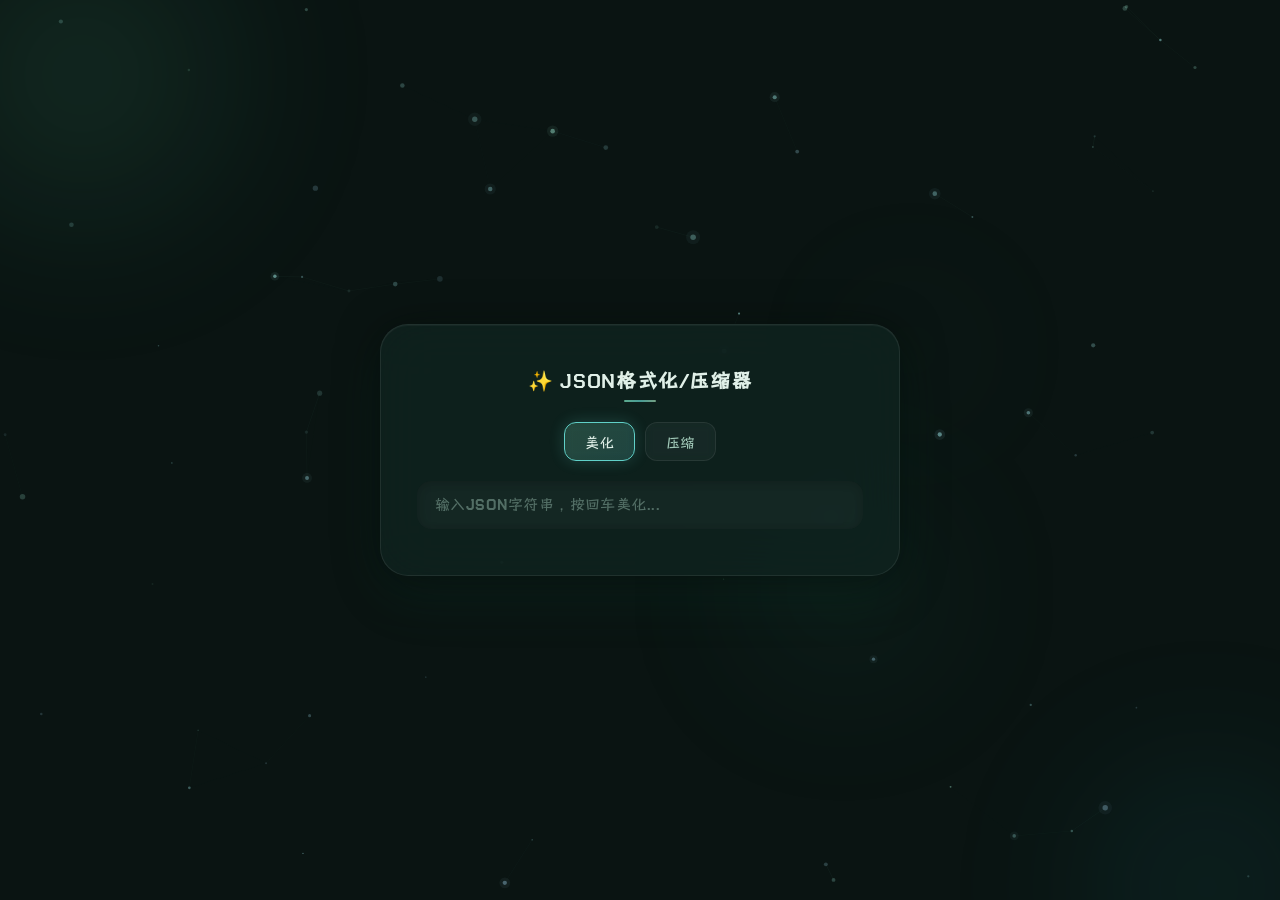
<file: GJX/D.html>
<!DOCTYPE html>
<html lang="zh-CN">
<head>
    <meta charset="UTF-8">
    <meta name="viewport" content="width=device-width, initial-scale=1.0, maximum-scale=1.0, user-scalable=no">
    <title>JSON格式化/压缩器</title>
    <style>
    /* === 字体声明 === */
    @font-face {
      font-family: 'MR-ZT';
      src: url('../zw.ttf') format('truetype');
      font-display: swap;
      unicode-range: U+4E00-9FFF;
    }
    @font-face {
      font-family: 'EnglishFont';
      src: url('../yw.ttf') format('truetype');
      font-display: swap;
      unicode-range: U+0020-007F, U+FF00-FFEF;
    }

        :root {
            --bg-deep: #0a1412;
            --card-bg: rgba(16, 36, 32, 0.75);
            --text-primary: #e0f0e8;
            --text-secondary: #a0c8b8;
            --accent-1: #80e8c0;
            --accent-2: #60d0c8;
            --accent-3: #a0d8b0;
            --emerald: #60d0a0;
            --emerald-bright: #80f0c0;
            --glow-emerald: rgba(96, 208, 160, 0.5);
            --glow-cyan: rgba(80, 200, 190, 0.4);
            --glow-teal: rgba(80, 180, 160, 0.55);
            --glow-error: rgba(255, 130, 120, 0.5);
            --border-subtle: rgba(255, 255, 255, 0.08);
            --border-glow: rgba(120, 210, 180, 0.35);
            --font-sans: 'MR-ZT', 'EnglishFont', 'Inter', 'PingFang SC', 'Microsoft YaHei', 'Helvetica Neue', sans-serif;
            --font-mono: 'MR-ZT', 'EnglishFont', 'Consolas', 'Monaco', 'SF Mono', 'Fira Code', monospace;
        }

        * {
            margin: 0;
            padding: 0;
            box-sizing: border-box;
        }

        body {
            display: flex;
            align-items: center;
            justify-content: center;
            min-height: 100vh;
            background: var(--bg-deep);
            font-family: var(--font-sans);
            overflow: hidden;
            user-select: none;
            -webkit-tap-highlight-color: transparent;
            cursor: default;
            position: fixed;
            width: 100%;
            height: 100%;
        }

        #particleCanvas {
            position: fixed;
            top: 0;
            left: 0;
            width: 100%;
            height: 100%;
            pointer-events: none;
            z-index: 0;
        }

        .bg-orb {
            position: fixed;
            border-radius: 50%;
            pointer-events: none;
            z-index: 0;
            filter: blur(80px);
            opacity: 0.35;
            animation-timing-function: ease-in-out;
            animation-iteration-count: infinite;
        }
        .bg-orb--emerald {
            width: 420px;
            height: 420px;
            background: radial-gradient(circle, rgba(80, 200, 150, 0.5) 0%, transparent 70%);
            top: -15%;
            left: -10%;
            animation-name: orbFloat1;
            animation-duration: 18s;
        }
        .bg-orb--cyan {
            width: 350px;
            height: 350px;
            background: radial-gradient(circle, rgba(40, 180, 190, 0.4) 0%, transparent 70%);
            bottom: -18%;
            right: -8%;
            animation-name: orbFloat2;
            animation-duration: 22s;
        }
        .bg-orb--teal {
            width: 280px;
            height: 280px;
            background: radial-gradient(circle, rgba(60, 170, 140, 0.35) 0%, transparent 70%);
            top: 50%;
            left: 55%;
            animation-name: orbFloat3;
            animation-duration: 20s;
            animation-delay: -7s;
        }
        .bg-orb--mint {
            width: 160px;
            height: 160px;
            background: radial-gradient(circle, rgba(100, 200, 170, 0.3) 0%, transparent 70%);
            top: 30%;
            left: 65%;
            animation-name: orbFloat4;
            animation-duration: 15s;
            animation-delay: -3s;
        }

        @keyframes orbFloat1 {
            0%,
            100% {
                transform: translate(0, 0) scale(1);
            }
            25% {
                transform: translate(80px, 50px) scale(1.15);
            }
            50% {
                transform: translate(30px, -30px) scale(0.9);
            }
            75% {
                transform: translate(-40px, 60px) scale(1.08);
            }
        }
        @keyframes orbFloat2 {
            0%,
            100% {
                transform: translate(0, 0) scale(1);
            }
            33% {
                transform: translate(-60px, -40px) scale(1.12);
            }
            66% {
                transform: translate(40px, 30px) scale(0.88);
            }
        }
        @keyframes orbFloat3 {
            0%,
            100% {
                transform: translate(0, 0) scale(1);
            }
            30% {
                transform: translate(-50px, 40px) scale(1.1);
            }
            60% {
                transform: translate(20px, -50px) scale(0.92);
            }
            90% {
                transform: translate(40px, 20px) scale(1.05);
            }
        }
        @keyframes orbFloat4 {
            0%,
            100% {
                transform: translate(0, 0) scale(1);
            }
            50% {
                transform: translate(-30px, -25px) scale(1.2);
            }
        }

        .main-card {
            position: relative;
            z-index: 10;
            width: 520px;
            max-width: 94vw;
            background: var(--card-bg);
            backdrop-filter: blur(28px) saturate(140%);
            -webkit-backdrop-filter: blur(28px) saturate(140%);
            border-radius: 28px;
            border: 1px solid var(--border-subtle);
            box-shadow: 0 4px 40px rgba(0, 0, 0, 0.5), 0 1px 0 rgba(255, 255, 255, 0.04) inset,
                0 20px 60px rgba(40, 160, 120, 0.1);
            padding: 40px 36px 36px;
            transition: box-shadow 0.8s ease, border-color 0.8s ease;
        }
        .main-card.result-visible {
            border-color: var(--border-glow);
            box-shadow: 0 4px 40px rgba(0, 0, 0, 0.5), 0 1px 0 rgba(255, 255, 255, 0.05) inset,
                0 20px 70px rgba(80, 180, 150, 0.18), 0 0 0 1px rgba(120, 200, 170, 0.1);
        }
        .main-card.error-state {
            border-color: rgba(255, 130, 120, 0.35);
            box-shadow: 0 4px 40px rgba(0, 0, 0, 0.5), 0 1px 0 rgba(255, 255, 255, 0.04) inset,
                0 20px 70px rgba(255, 100, 90, 0.14), 0 0 0 1px rgba(255, 140, 130, 0.08);
        }

        .card-title {
            font-size: 1.25rem;
            font-weight: 600;
            letter-spacing: 0.04em;
            color: var(--text-primary);
            text-align: center;
            margin-bottom: 28px;
            position: relative;
            display: inline-block;
            width: 100%;
        }
        .card-title::after {
            content: '';
            position: absolute;
            bottom: -8px;
            left: 50%;
            transform: translateX(-50%);
            width: 32px;
            height: 2px;
            border-radius: 2px;
            background: linear-gradient(90deg, var(--accent-1), var(--accent-2), var(--accent-3));
            opacity: 0.7;
            transition: width 0.6s cubic-bezier(0.34, 1.56, 0.64, 1), opacity 0.6s;
        }
        .main-card.result-visible .card-title::after {
            width: 50px;
            opacity: 1;
            background: linear-gradient(90deg, var(--accent-1), var(--emerald-bright), var(--accent-2));
        }
        .main-card.error-state .card-title::after {
            background: linear-gradient(90deg, #ff9090, #ffb0a0, #ff9090);
            opacity: 0.9;
        }
        .title-icon {
            display: inline-block;
            margin-right: 6px;
            animation: titleIconPulse 2.5s ease-in-out infinite;
        }
        @keyframes titleIconPulse {
            0%,
            100% {
                transform: scale(1);
                opacity: 0.8;
            }
            50% {
                transform: scale(1.15);
                opacity: 1;
            }
        }

        .mode-switch {
            display: flex;
            justify-content: center;
            margin-bottom: 20px;
            gap: 10px;
        }
        .mode-btn {
            padding: 8px 20px;
            border-radius: 12px;
            border: 1px solid var(--border-subtle);
            background: rgba(255, 255, 255, 0.03);
            color: var(--text-secondary);
            font-family: var(--font-sans);
            font-size: 0.9rem;
            cursor: pointer;
            transition: all 0.3s ease;
            backdrop-filter: blur(4px);
            letter-spacing: 0.03em;
        }
        .mode-btn.active {
            background: linear-gradient(135deg, rgba(128, 232, 192, 0.2), rgba(96, 208, 200, 0.2));
            border-color: var(--accent-2);
            color: var(--text-primary);
            box-shadow: 0 0 15px rgba(96, 208, 200, 0.2);
        }
        .mode-btn:hover:not(.active) {
            background: rgba(255, 255, 255, 0.06);
            border-color: rgba(255, 255, 255, 0.15);
        }

        .input-wrapper {
            position: relative;
            margin-bottom: 10px;
        }
        .input-field {
            width: 100%;
            padding: 14px 48px 14px 18px;
            font-size: 0.95rem;
            font-family: var(--font-mono);
            color: var(--text-primary);
            background: rgba(255, 255, 255, 0.03);
            border: none;
            border-radius: 14px;
            outline: none;
            caret-color: var(--accent-2);
            letter-spacing: 0.02em;
            transition: all 0.35s cubic-bezier(0.4, 0, 0.2, 1);
            box-shadow: 0 0 0 0px transparent, 0 2px 8px rgba(0, 0, 0, 0.2) inset;
            position: relative;
            z-index: 2;
        }
        .input-field::placeholder {
            color: rgba(160, 200, 185, 0.45);
            letter-spacing: 0.03em;
            font-family: var(--font-sans);
            transition: color 0.4s, letter-spacing 0.4s;
        }
        .input-field:focus::placeholder {
            color: rgba(160, 200, 185, 0.25);
            letter-spacing: 0.06em;
        }
        .input-field:focus {
            background: rgba(255, 255, 255, 0.06);
            box-shadow: 0 0 0 3px rgba(100, 200, 170, 0.18), 0 2px 8px rgba(0, 0, 0, 0.15) inset;
        }

        .input-glow-bar {
            position: absolute;
            bottom: 0;
            left: 50%;
            transform: translateX(-50%);
            width: 0%;
            height: 2.5px;
            border-radius: 2px;
            background: linear-gradient(90deg, var(--accent-1), var(--accent-2), var(--accent-1));
            z-index: 3;
            pointer-events: none;
            opacity: 0;
            filter: blur(0.5px);
            transition: width 0.65s cubic-bezier(0.34, 1.56, 0.64, 1), opacity 0.45s ease;
        }
        .input-field:focus~.input-glow-bar {
            width: 85%;
            opacity: 1;
            filter: blur(0px);
            box-shadow: 0 0 14px 3px var(--glow-emerald);
        }
        .main-card.result-visible .input-glow-bar {
            background: linear-gradient(90deg, var(--accent-1), var(--emerald-bright), var(--accent-2));
        }
        .main-card.error-state .input-glow-bar {
            background: linear-gradient(90deg, #ff9090, #ffb0a0, #ff9090);
            box-shadow: 0 0 14px 3px rgba(255, 130, 120, 0.5);
        }

        .clear-btn {
            position: absolute;
            right: 10px;
            top: 50%;
            transform: translateY(-50%) scale(0);
            z-index: 5;
            width: 30px;
            height: 30px;
            border-radius: 50%;
            border: 1px solid rgba(255, 255, 255, 0.2);
            background: rgba(255, 255, 255, 0.04);
            color: rgba(200, 220, 210, 0.7);
            cursor: pointer;
            display: flex;
            align-items: center;
            justify-content: center;
            font-size: 0.85rem;
            pointer-events: none;
            opacity: 0;
            backdrop-filter: blur(4px);
            -webkit-backdrop-filter: blur(4px);
            transition: all 0.35s cubic-bezier(0.34, 1.56, 0.64, 1);
        }
        .clear-btn.visible {
            transform: translateY(-50%) scale(1);
            pointer-events: auto;
            opacity: 1;
        }
        .clear-btn:hover {
            background: rgba(255, 100, 100, 0.2);
            border-color: rgba(255, 150, 150, 0.5);
            color: #ffaaaa;
            box-shadow: 0 0 16px rgba(255, 100, 100, 0.35);
            transform: translateY(-50%) scale(1.1);
        }
        .clear-btn:active {
            transform: translateY(-50%) scale(0.9);
            transition: transform 0.15s ease;
        }
        .clear-btn svg {
            width: 14px;
            height: 14px;
            pointer-events: none;
            transition: transform 0.4s cubic-bezier(0.34, 1.56, 0.64, 1);
        }
        .clear-btn:hover svg {
            transform: rotate(90deg);
        }

        .connector-line {
            width: 2px;
            height: 0;
            margin: 0 auto;
            background: linear-gradient(to bottom,
                    rgba(100, 200, 160, 0),
                    rgba(120, 200, 180, 0.7) 40%,
                    rgba(140, 210, 190, 0.8) 60%,
                    rgba(120, 200, 180, 0.7) 80%,
                    rgba(100, 200, 160, 0));
            border-radius: 1px;
            transition: height 0.55s cubic-bezier(0.34, 1.56, 0.64, 1);
            position: relative;
            z-index: 1;
        }
        .connector-line.active {
            height: 28px;
            animation: connectorGlow 2s ease-in-out infinite;
        }
        .connector-line.error-line {
            background: linear-gradient(to bottom,
                    rgba(255, 130, 120, 0),
                    rgba(255, 150, 140, 0.7) 40%,
                    rgba(255, 160, 150, 0.8) 60%,
                    rgba(255, 150, 140, 0.7) 80%,
                    rgba(255, 130, 120, 0));
            animation: connectorGlowError 2s ease-in-out infinite;
        }
        @keyframes connectorGlow {
            0%,
            100% {
                box-shadow: 0 0 6px 1px rgba(100, 200, 160, 0.3);
            }
            50% {
                box-shadow: 0 0 16px 4px rgba(140, 220, 180, 0.6);
            }
        }
        @keyframes connectorGlowError {
            0%,
            100% {
                box-shadow: 0 0 6px 1px rgba(255, 130, 120, 0.3);
            }
            50% {
                box-shadow: 0 0 16px 4px rgba(255, 150, 140, 0.6);
            }
        }

        .result-outer-wrapper {
            position: relative;
            margin: 0 auto;
            width: 100%;
            height: 0;
            overflow: visible;
            transition: height 0.55s cubic-bezier(0.34, 1.56, 0.64, 1);
            z-index: 2;
            display: flex;
            align-items: center;
            justify-content: center;
        }
        .result-outer-wrapper.expanded {
            height: auto;
        }

        .result-halo {
            position: absolute;
            inset: -6px;
            border-radius: 26px;
            background: conic-gradient(from 0deg,
                    transparent 0deg,
                    rgba(120, 220, 180, 0.55) 45deg,
                    rgba(100, 200, 190, 0.45) 90deg,
                    rgba(160, 230, 190, 0.5) 135deg,
                    transparent 180deg,
                    rgba(120, 220, 180, 0.55) 225deg,
                    rgba(100, 200, 190, 0.45) 270deg,
                    rgba(160, 230, 190, 0.5) 315deg,
                    transparent 360deg);
            opacity: 0;
            transform: scale(0.5);
            pointer-events: none;
            transition: opacity 0.5s ease, transform 0.55s cubic-bezier(0.34, 1.56, 0.64, 1);
        }
        .result-halo.spinning {
            opacity: 1;
            transform: scale(1);
        }
        .result-halo.error-halo {
            background: conic-gradient(from 0deg,
                    transparent 0deg,
                    rgba(255, 150, 140, 0.55) 45deg,
                    rgba(255, 130, 120, 0.45) 90deg,
                    rgba(255, 160, 150, 0.5) 135deg,
                    transparent 180deg,
                    rgba(255, 150, 140, 0.55) 225deg,
                    rgba(255, 130, 120, 0.45) 270deg,
                    rgba(255, 160, 150, 0.5) 315deg,
                    transparent 360deg);
        }

        .result-inner {
            position: relative;
            width: 100%;
            margin: 14px auto;
            border-radius: 16px;
            background: rgba(18, 32, 28, 0.9);
            backdrop-filter: blur(10px);
            -webkit-backdrop-filter: blur(10px);
            display: flex;
            flex-direction: column;
            border: 1px solid rgba(255, 255, 255, 0.07);
            box-shadow: 0 8px 32px rgba(0, 0, 0, 0.4), 0 0 0 1px rgba(255, 255, 255, 0.03) inset;
            overflow: hidden;
            transform: scale(0);
            opacity: 0;
            transition: transform 0.55s cubic-bezier(0.34, 1.56, 0.64, 1), opacity 0.4s ease;
            z-index: 2;
        }
        .result-inner.visible {
            transform: scale(1);
            opacity: 1;
        }
        .result-text {
            padding: 16px;
            font-size: 0.9rem;
            line-height: 1.6;
            color: var(--text-primary);
            word-break: break-all;
            overflow-y: auto;
            max-height: 240px;
            font-family: var(--font-mono);
            white-space: pre-wrap;
            letter-spacing: 0.01em;
        }
        .result-text.error-text {
            color: #ffb0a5;
            font-family: var(--font-sans);
            letter-spacing: 0.03em;
        }
        .result-text::-webkit-scrollbar {
            width: 4px;
        }
        .result-text::-webkit-scrollbar-track {
            background: rgba(255, 255, 255, 0.03);
        }
        .result-text::-webkit-scrollbar-thumb {
            background: rgba(255, 255, 255, 0.2);
            border-radius: 2px;
        }
        .result-actions {
            display: flex;
            justify-content: flex-end;
            padding: 8px 12px;
            border-top: 1px solid rgba(255, 255, 255, 0.08);
            background: rgba(255, 255, 255, 0.02);
        }
        .copy-btn {
            padding: 6px 16px;
            border-radius: 8px;
            border: 1px solid rgba(255, 255, 255, 0.15);
            background: rgba(255, 255, 255, 0.04);
            color: var(--text-secondary);
            font-family: var(--font-sans);
            font-size: 0.85rem;
            cursor: pointer;
            transition: all 0.3s ease;
            letter-spacing: 0.03em;
        }
        .copy-btn:hover {
            background: rgba(96, 208, 200, 0.15);
            border-color: var(--accent-2);
            color: var(--accent-2);
            box-shadow: 0 0 10px rgba(96, 208, 200, 0.2);
        }
        .copy-btn.copied {
            background: rgba(100, 210, 160, 0.2);
            border-color: #64d8a0;
            color: #64d8a0;
        }
        .copy-btn.copy-error {
            background: rgba(255, 130, 120, 0.15);
            border-color: rgba(255, 150, 140, 0.5);
            color: #ffb0a5;
        }
        .copy-btn.copy-error:hover {
            box-shadow: 0 0 10px rgba(255, 130, 120, 0.25);
        }

        .result-glow-pulse {
            position: absolute;
            inset: 8px;
            border-radius: 20px;
            pointer-events: none;
            z-index: 1;
            opacity: 0;
            box-shadow: 0 0 30px 8px var(--glow-teal), 0 0 60px 20px rgba(100, 180, 150, 0.3);
            transition: opacity 0.5s ease;
            animation: none;
        }
        .result-glow-pulse.active {
            opacity: 1;
            animation: glowBreathe 3s ease-in-out infinite;
        }
        .result-glow-pulse.error-pulse {
            box-shadow: 0 0 30px 8px rgba(255, 130, 120, 0.5), 0 0 60px 20px rgba(255, 100, 90, 0.25);
            animation: glowBreatheError 3s ease-in-out infinite;
        }
        @keyframes glowBreathe {
            0%,
            100% {
                box-shadow: 0 0 25px 6px var(--glow-teal), 0 0 50px 16px rgba(100, 180, 150, 0.25);
            }
            50% {
                box-shadow: 0 0 40px 14px rgba(100, 210, 170, 0.6), 0 0 75px 28px rgba(100, 180, 150, 0.4);
            }
        }
        @keyframes glowBreatheError {
            0%,
            100% {
                box-shadow: 0 0 25px 6px rgba(255, 130, 120, 0.45), 0 0 50px 16px rgba(255, 100, 90, 0.2);
            }
            50% {
                box-shadow: 0 0 40px 14px rgba(255, 140, 130, 0.55), 0 0 75px 28px rgba(255, 110, 100, 0.35);
            }
        }

        .corner-mark {
            position: absolute;
            width: 16px;
            height: 16px;
            pointer-events: none;
            z-index: 3;
            opacity: 0;
            transform: scale(0);
            transition: all 0.4s cubic-bezier(0.34, 1.56, 0.64, 1);
        }
        .corner-mark.visible {
            opacity: 1;
            transform: scale(1);
        }
        .corner-mark::before,
        .corner-mark::after {
            content: '';
            position: absolute;
            background: var(--emerald);
            border-radius: 1px;
            box-shadow: 0 0 6px 1px var(--glow-teal);
        }
        .corner-mark::before {
            width: 100%;
            height: 1.5px;
        }
        .corner-mark::after {
            width: 1.5px;
            height: 100%;
        }
        .corner-mark.error-mark::before,
        .corner-mark.error-mark::after {
            background: #ff9090;
            box-shadow: 0 0 6px 1px rgba(255, 130, 120, 0.55);
        }
        .corner-mark--tl {
            top: -8px;
            left: -8px;
        }
        .corner-mark--tl::before {
            top: 0;
            left: 0;
        }
        .corner-mark--tl::after {
            top: 0;
            left: 0;
        }
        .corner-mark--tr {
            top: -8px;
            right: -8px;
        }
        .corner-mark--tr::before {
            top: 0;
            right: 0;
        }
        .corner-mark--tr::after {
            top: 0;
            right: 0;
        }
        .corner-mark--bl {
            bottom: -8px;
            left: -8px;
        }
        .corner-mark--bl::before {
            bottom: 0;
            left: 0;
        }
        .corner-mark--bl::after {
            bottom: 0;
            left: 0;
        }
        .corner-mark--br {
            bottom: -8px;
            right: -8px;
        }
        .corner-mark--br::before {
            bottom: 0;
            right: 0;
        }
        .corner-mark--br::after {
            bottom: 0;
            right: 0;
        }

        .particle-burst-layer {
            position: absolute;
            inset: 0;
            pointer-events: none;
            z-index: 10;
        }
        .burst-particle {
            position: absolute;
            width: 6px;
            height: 6px;
            border-radius: 1.5px;
            pointer-events: none;
            animation: particleBurst 0.7s cubic-bezier(0.25, 0.8, 0.25, 1) forwards;
        }
        @keyframes particleBurst {
            0% {
                transform: translate(0, 0) scale(1) rotate(0deg);
                opacity: 1;
            }
            100% {
                transform: translate(var(--dx), var(--dy)) scale(0) rotate(var(--rot));
                opacity: 0;
            }
        }

        .ripple-ring {
            position: absolute;
            top: 50%;
            left: 50%;
            width: 10px;
            height: 10px;
            border-radius: 50%;
            border: 2px solid rgba(120, 210, 180, 0.7);
            pointer-events: none;
            z-index: 15;
            transform: translate(-50%, -50%) scale(1);
            opacity: 0;
            animation: none;
        }
        .ripple-ring.animate {
            animation: rippleOut 0.8s cubic-bezier(0.25, 0.8, 0.25, 1) forwards;
        }
        .ripple-ring.error-ring {
            border-color: rgba(255, 150, 140, 0.7);
        }
        @keyframes rippleOut {
            0% {
                transform: translate(-50%, -50%) scale(1);
                opacity: 0.9;
                border-width: 3px;
            }
            100% {
                transform: translate(-50%, -50%) scale(28);
                opacity: 0;
                border-width: 0.5px;
            }
        }

        @media (max-width: 520px) {
            .main-card {
                padding: 28px 20px 24px;
                border-radius: 22px;
            }
            .card-title {
                font-size: 1.1rem;
                margin-bottom: 22px;
            }
            .input-field {
                padding: 12px 42px 12px 14px;
                font-size: 0.85rem;
            }
            .result-inner {
                margin: 10px auto;
            }
            .result-text {
                font-size: 0.8rem;
                max-height: 180px;
            }
            .result-halo {
                inset: -4px;
                border-radius: 22px;
            }
            .corner-mark {
                width: 12px;
                height: 12px;
            }
            .corner-mark--tl {
                top: -6px;
                left: -6px;
            }
            .corner-mark--tr {
                top: -6px;
                right: -6px;
            }
            .corner-mark--bl {
                bottom: -6px;
                left: -6px;
            }
            .corner-mark--br {
                bottom: -6px;
                right: -6px;
            }
            .clear-btn {
                width: 26px;
                height: 26px;
            }
            .clear-btn svg {
                width: 12px;
                height: 12px;
            }
        }
    </style>
</head>
<body>
    <div class="bg-orb bg-orb--emerald"></div>
    <div class="bg-orb bg-orb--cyan"></div>
    <div class="bg-orb bg-orb--teal"></div>
    <div class="bg-orb bg-orb--mint"></div>
    <canvas id="particleCanvas"></canvas>

    <div class="main-card" id="mainCard">
        <div class="card-title">
            <span class="title-icon">✨</span>JSON格式化/压缩器
        </div>

        <div class="mode-switch">
            <button class="mode-btn active" id="formatBtn">美化</button>
            <button class="mode-btn" id="compressBtn">压缩</button>
        </div>

        <div class="input-wrapper" id="inputWrapper">
            <input type="text" class="input-field" id="inputField" placeholder="输入JSON字符串，按回车美化..." autocomplete="off" spellcheck="false">
            <div class="input-glow-bar"></div>
            <button class="clear-btn" id="clearBtn" aria-label="清空内容">
                <svg viewBox="0 0 24 24" fill="none" stroke="currentColor" stroke-width="2.2" stroke-linecap="round">
                    <line x1="18" y1="6" x2="6" y2="18"></line>
                    <line x1="6" y1="6" x2="18" y2="18"></line>
                </svg>
            </button>
        </div>

        <div class="connector-line" id="connectorLine"></div>

        <div class="result-outer-wrapper" id="resultOuterWrapper">
            <div class="result-halo" id="resultHalo"></div>
            <div class="result-glow-pulse" id="resultGlowPulse"></div>
            <div class="result-inner" id="resultInner">
                <div class="result-text" id="resultText"></div>
                <div class="result-actions">
                    <button class="copy-btn" id="copyBtn">复制结果</button>
                </div>
                <div class="corner-mark corner-mark--tl" id="cornerTL"></div>
                <div class="corner-mark corner-mark--tr" id="cornerTR"></div>
                <div class="corner-mark corner-mark--bl" id="cornerBL"></div>
                <div class="corner-mark corner-mark--br" id="cornerBR"></div>
            </div>
            <div class="particle-burst-layer" id="particleBurstLayer"></div>
            <div class="ripple-ring" id="rippleRing"></div>
        </div>
    </div>

    <script>
        (function() {
            const mainCard = document.getElementById('mainCard');
            const inputField = document.getElementById('inputField');
            const clearBtn = document.getElementById('clearBtn');
            const connectorLine = document.getElementById('connectorLine');
            const resultOuterWrapper = document.getElementById('resultOuterWrapper');
            const resultHalo = document.getElementById('resultHalo');
            const resultGlowPulse = document.getElementById('resultGlowPulse');
            const resultInner = document.getElementById('resultInner');
            const resultText = document.getElementById('resultText');
            const copyBtn = document.getElementById('copyBtn');
            const cornerTL = document.getElementById('cornerTL');
            const cornerTR = document.getElementById('cornerTR');
            const cornerBL = document.getElementById('cornerBL');
            const cornerBR = document.getElementById('cornerBR');
            const particleBurstLayer = document.getElementById('particleBurstLayer');
            const rippleRing = document.getElementById('rippleRing');
            const formatBtn = document.getElementById('formatBtn');
            const compressBtn = document.getElementById('compressBtn');

            let currentMode = 'format'; // format or compress
            let currentResult = '';
            let isResultVisible = false;
            let isAnimating = false;
            let isErrorState = false;

            const canvas = document.getElementById('particleCanvas');
            const ctx = canvas.getContext('2d');
            let particles = [];
            const PARTICLE_COUNT = 70;

            function resizeCanvas() {
                canvas.width = window.innerWidth;
                canvas.height = window.innerHeight;
            }
            resizeCanvas();
            window.addEventListener('resize', () => {
                resizeCanvas();
                initParticles();
            });

            function createParticle() {
                return {
                    x: Math.random() * canvas.width,
                    y: Math.random() * canvas.height,
                    size: Math.random() * 2.2 + 0.6,
                    speedX: (Math.random() - 0.5) * 0.35,
                    speedY: (Math.random() - 0.5) * 0.35,
                    opacity: Math.random() * 0.5 + 0.2,
                    pulseSpeed: Math.random() * 0.015 + 0.005,
                    pulseOffset: Math.random() * Math.PI * 2,
                    hue: Math.random() < 0.5 ? 155 + Math.random() * 30 : 175 + Math.random() * 25,
                };
            }

            function initParticles() {
                particles = [];
                for (let i = 0; i < PARTICLE_COUNT; i++) {
                    particles.push(createParticle());
                }
            }
            initParticles();

            function animateParticles(timestamp) {
                ctx.clearRect(0, 0, canvas.width, canvas.height);
                particles.forEach(p => {
                    p.x += p.speedX;
                    p.y += p.speedY;
                    if (p.x < -20) p.x = canvas.width + 20;
                    if (p.x > canvas.width + 20) p.x = -20;
                    if (p.y < -20) p.y = canvas.height + 20;
                    if (p.y > canvas.height + 20) p.y = -20;
                    const pulse = Math.sin(timestamp * p.pulseSpeed + p.pulseOffset) * 0.3 + 0.7;
                    const alpha = p.opacity * pulse;
                    ctx.beginPath();
                    ctx.arc(p.x, p.y, p.size, 0, Math.PI * 2);
                    ctx.fillStyle = `hsla(${p.hue}, 45%, 70%, ${alpha})`;
                    ctx.fill();
                    if (p.size > 1.5 && alpha > 0.3) {
                        ctx.beginPath();
                        ctx.arc(p.x, p.y, p.size * 2.5, 0, Math.PI * 2);
                        ctx.fillStyle = `hsla(${p.hue}, 45%, 70%, ${alpha * 0.15})`;
                        ctx.fill();
                    }
                });
                for (let i = 0; i < particles.length; i++) {
                    for (let j = i + 1; j < particles.length; j++) {
                        const dx = particles[i].x - particles[j].x;
                        const dy = particles[i].y - particles[j].y;
                        const dist = Math.sqrt(dx * dx + dy * dy);
                        if (dist < 100) {
                            const lineAlpha = (1 - dist / 100) * 0.12;
                            ctx.beginPath();
                            ctx.moveTo(particles[i].x, particles[i].y);
                            ctx.lineTo(particles[j].x, particles[j].y);
                            ctx.strokeStyle = `rgba(120,190,160,${lineAlpha})`;
                            ctx.lineWidth = 0.5;
                            ctx.stroke();
                        }
                    }
                }
                requestAnimationFrame(animateParticles);
            }
            requestAnimationFrame(animateParticles);

            function getInputContent() {
                return inputField.value.trim();
            }

            function formatJSON(text) {
                try {
                    const parsed = JSON.parse(text);
                    return JSON.stringify(parsed, null, 2);
                } catch (e) {
                    return { error: true, message: `❌ JSON解析错误：${e.message}` };
                }
            }

            function compressJSON(text) {
                try {
                    const parsed = JSON.parse(text);
                    return JSON.stringify(parsed);
                } catch (e) {
                    return { error: true, message: `❌ JSON解析错误：${e.message}` };
                }
            }

            function processContent(content) {
                if (!content) return { error: true, message: '' };
                if (currentMode === 'format') {
                    return formatJSON(content);
                } else {
                    return compressJSON(content);
                }
            }

            function isErrorResult(result) {
                return result && typeof result === 'object' && result.error === true;
            }

            function getResultText(result) {
                if (isErrorResult(result)) return result.message;
                return result;
            }

            function clearErrorState() {
                isErrorState = false;
                mainCard.classList.remove('error-state');
                resultHalo.classList.remove('error-halo');
                resultGlowPulse.classList.remove('error-pulse');
                connectorLine.classList.remove('error-line');
                rippleRing.classList.remove('error-ring');
                resultText.classList.remove('error-text');
                copyBtn.classList.remove('copy-error');
                const corners = [cornerTL, cornerTR, cornerBL, cornerBR];
                corners.forEach(c => c.classList.remove('error-mark'));
            }

            function applyErrorState() {
                isErrorState = true;
                mainCard.classList.add('error-state');
                resultHalo.classList.add('error-halo');
                resultGlowPulse.classList.add('error-pulse');
                connectorLine.classList.add('error-line');
                rippleRing.classList.add('error-ring');
                resultText.classList.add('error-text');
                copyBtn.classList.add('copy-error');
                const corners = [cornerTL, cornerTR, cornerBL, cornerBR];
                corners.forEach(c => c.classList.add('error-mark'));
            }

            function showResult(content) {
                if (isAnimating) return;
                const result = processContent(content);

                if (isResultVisible && currentResult === getResultText(result) && isErrorState === isErrorResult(
                        result)) return;

                if (isResultVisible && (currentResult !== getResultText(result) || isErrorState !== isErrorResult(
                        result))) {
                    hideResultQuick(() => {
                        currentResult = getResultText(result);
                        resultText.textContent = currentResult;
                        if (isErrorResult(result)) {
                            applyErrorState();
                        } else {
                            clearErrorState();
                        }
                        performShowAnimation();
                    });
                    return;
                }

                currentResult = getResultText(result);
                resultText.textContent = currentResult;
                if (isErrorResult(result)) {
                    applyErrorState();
                } else {
                    clearErrorState();
                }
                performShowAnimation();
            }

            function performShowAnimation() {
                isAnimating = true;
                isResultVisible = true;
                resultOuterWrapper.classList.add('expanded');
                connectorLine.classList.add('active');
                if (!isErrorState) {
                    mainCard.classList.add('result-visible');
                }

                setTimeout(() => {
                    resultInner.classList.add('visible');
                    resultHalo.classList.add('spinning');
                    resultGlowPulse.classList.add('active');
                }, 150);

                const corners = [cornerTL, cornerTR, cornerBL, cornerBR];
                corners.forEach((corner, i) => {
                    setTimeout(() => {
                        corner.classList.add('visible');
                    }, 280 + i * 70);
                });

                setTimeout(() => {
                    rippleRing.classList.remove('animate');
                    void rippleRing.offsetWidth;
                    rippleRing.classList.add('animate');
                }, 200);

                setTimeout(() => {
                    isAnimating = false;
                }, 600);

                updateClearBtn();
            }

            function hideResult(callback) {
                if (isAnimating && !callback) return;
                isAnimating = true;
                spawnBurstParticles();

                const corners = [cornerTL, cornerTR, cornerBL, cornerBR];
                corners.forEach((corner, i) => {
                    setTimeout(() => {
                        corner.classList.remove('visible');
                    }, i * 40);
                });

                setTimeout(() => {
                    resultInner.classList.remove('visible');
                    resultHalo.classList.remove('spinning');
                    resultGlowPulse.classList.remove('active');
                }, 80);

                setTimeout(() => {
                    resultOuterWrapper.classList.remove('expanded');
                    connectorLine.classList.remove('active');
                    connectorLine.classList.remove('error-line');
                    mainCard.classList.remove('result-visible');
                    mainCard.classList.remove('error-state');
                    resultHalo.classList.remove('error-halo');
                    resultGlowPulse.classList.remove('error-pulse');
                    rippleRing.classList.remove('error-ring');
                    resultText.classList.remove('error-text');
                    copyBtn.classList.remove('copy-error');
                    corners.forEach(c => c.classList.remove('error-mark'));
                }, 300);

                setTimeout(() => {
                    resultText.textContent = '';
                    currentResult = '';
                    isResultVisible = false;
                    isErrorState = false;
                    isAnimating = false;
                    updateClearBtn();
                    if (callback) callback();
                }, 500);
            }

            function hideResultQuick(callback) {
                resultInner.classList.remove('visible');
                resultHalo.classList.remove('spinning');
                resultGlowPulse.classList.remove('active');

                const corners = [cornerTL, cornerTR, cornerBL, cornerBR];
                corners.forEach(c => c.classList.remove('visible'));

                resultText.textContent = '';
                currentResult = '';
                isResultVisible = false;
                isErrorState = false;
                mainCard.classList.remove('error-state');
                resultHalo.classList.remove('error-halo');
                resultGlowPulse.classList.remove('error-pulse');
                connectorLine.classList.remove('error-line');
                rippleRing.classList.remove('error-ring');
                resultText.classList.remove('error-text');
                copyBtn.classList.remove('copy-error');
                corners.forEach(c => c.classList.remove('error-mark'));
                updateClearBtn();

                setTimeout(() => {
                    if (callback) callback();
                }, 200);
            }

            function spawnBurstParticles() {
                const layer = particleBurstLayer;
                const rect = resultInner.getBoundingClientRect();
                const layerRect = resultOuterWrapper.getBoundingClientRect();
                const offsetX = rect.left - layerRect.left;
                const offsetY = rect.top - layerRect.top;
                const centerX = offsetX + rect.width / 2;
                const centerY = offsetY + rect.height / 2;
                const spreadRadius = Math.max(rect.width, rect.height) * 0.8;
                const count = 28;
                const fragment = document.createDocumentFragment();

                for (let i = 0; i < count; i++) {
                    const particle = document.createElement('div');
                    particle.classList.add('burst-particle');
                    const angle = (Math.PI * 2 * i) / count + (Math.random() - 0.5) * 0.5;
                    const distance = spreadRadius * (0.4 + Math.random() * 0.8);
                    const dx = Math.cos(angle) * distance;
                    const dy = Math.sin(angle) * distance;
                    const rot = (Math.random() - 0.5) * 360 * 2;
                    const size = 3 + Math.random() * 7;
                    const hue = isErrorState ? 10 : (Math.random() < 0.5 ? 155 : 180);

                    particle.style.cssText = `
                        left: ${centerX}px;
                        top: ${centerY}px;
                        width: ${size}px;
                        height: ${size}px;
                        background: hsl(${hue}, ${isErrorState ? '70%' : '50%'}, ${isErrorState ? '60%' : (55 + Math.random() * 30)}%);
                        --dx: ${dx}px;
                        --dy: ${dy}px;
                        --rot: ${rot}deg;
                        animation-duration: ${0.5 + Math.random() * 0.5}s;
                        box-shadow: 0 0 ${4 + Math.random()*6}px hsl(${hue}, ${isErrorState ? '70%' : '60%'}, ${isErrorState ? '55%' : '65%'});
                    `;
                    fragment.appendChild(particle);
                }

                layer.appendChild(fragment);
                setTimeout(() => {
                    layer.innerHTML = '';
                }, 800);
            }

            function updateClearBtn() {
                const hasContent = inputField.value.trim().length > 0;
                if (hasContent) {
                    clearBtn.classList.add('visible');
                } else {
                    clearBtn.classList.remove('visible');
                }
            }

            function switchMode(mode) {
                if (mode === currentMode) return;

                currentMode = mode;
                formatBtn.classList.toggle('active', mode === 'format');
                compressBtn.classList.toggle('active', mode === 'compress');

                inputField.placeholder = mode === 'format' ?
                    '输入JSON字符串，按回车美化...' :
                    '输入JSON字符串，按回车压缩...';

                const content = getInputContent();
                if (content && isResultVisible) {
                    showResult(content);
                } else if (content && !isResultVisible) {
                    showResult(content);
                }
            }

            // 事件监听
            formatBtn.addEventListener('click', () => switchMode('format'));
            compressBtn.addEventListener('click', () => switchMode('compress'));

            clearBtn.addEventListener('click', (e) => {
                e.preventDefault();
                inputField.value = '';
                updateClearBtn();
                if (isResultVisible) {
                    hideResult();
                }
            });

            inputField.addEventListener('input', () => {
                updateClearBtn();
                if (isResultVisible && resultGlowPulse.classList.contains('active')) {
                    resultGlowPulse.style.animation = 'none';
                    void resultGlowPulse.offsetWidth;
                    if (isErrorState) {
                        resultGlowPulse.style.animation = 'glowBreatheError 3s ease-in-out infinite';
                        resultGlowPulse.style.boxShadow =
                            '0 0 50px 16px rgba(255,140,130,0.6), 0 0 90px 30px rgba(255,110,100,0.4)';
                    } else {
                        resultGlowPulse.style.animation = 'glowBreathe 3s ease-in-out infinite';
                        resultGlowPulse.style.boxShadow =
                            '0 0 50px 16px rgba(100,210,170,0.6), 0 0 90px 30px rgba(100,180,150,0.4)';
                    }
                    setTimeout(() => {
                        resultGlowPulse.style.boxShadow = '';
                    }, 350);
                }
            });

            inputField.addEventListener('focus', () => {
                updateClearBtn();
            });

            inputField.addEventListener('blur', () => {
                const content = getInputContent();
                if (content) {
                    showResult(content);
                } else if (isResultVisible) {
                    hideResult();
                }
                updateClearBtn();
            });

            // 回车键直接触发处理（与参考代码行为完全一致）
            inputField.addEventListener('keydown', (e) => {
                if (e.key === 'Enter') {
                    e.preventDefault();
                    inputField.blur(); // 失焦，blur事件会自动调用showResult
                }
                if (e.key === 'Escape' && inputField.value.trim()) {
                    inputField.value = '';
                    updateClearBtn();
                    if (isResultVisible) {
                        hideResult();
                    }
                }
            });

            inputField.addEventListener('paste', () => {
                setTimeout(() => {
                    updateClearBtn();
                    const content = getInputContent();
                    if (content) {
                        showResult(content);
                    }
                }, 50);
            });

            copyBtn.addEventListener('click', async () => {
                if (!currentResult) return;

                try {
                    await navigator.clipboard.writeText(currentResult);
                    copyBtn.textContent = '复制成功';
                    copyBtn.classList.add('copied');

                    setTimeout(() => {
                        copyBtn.textContent = '复制结果';
                        copyBtn.classList.remove('copied');
                    }, 2000);
                } catch (e) {
                    const textarea = document.createElement('textarea');
                    textarea.value = currentResult;
                    textarea.style.position = 'fixed';
                    textarea.style.left = '-9999px';
                    document.body.appendChild(textarea);
                    textarea.select();
                    document.execCommand('copy');
                    document.body.removeChild(textarea);

                    copyBtn.textContent = '复制成功';
                    copyBtn.classList.add('copied');

                    setTimeout(() => {
                        copyBtn.textContent = '复制结果';
                        copyBtn.classList.remove('copied');
                    }, 2000);
                }
            });

            console.log('%c✨ JSON格式化/压缩器已就绪 (Enter键快速转换)',
                'color: #80f0c0; font-size: 1.1em;');
            console.log('%c💡 提示：粘贴JSON自动处理 | 按Enter键显示结果 | Escape清空内容',
                'color: #a0d8c0; font-size: 0.9em;');
            console.log('%c🎨 支持美化（缩进）和压缩（去空格）两种模式',
                'color: #80d0b8; font-size: 0.85em;');
        })();
    </script>
</body>
</html>
</file>
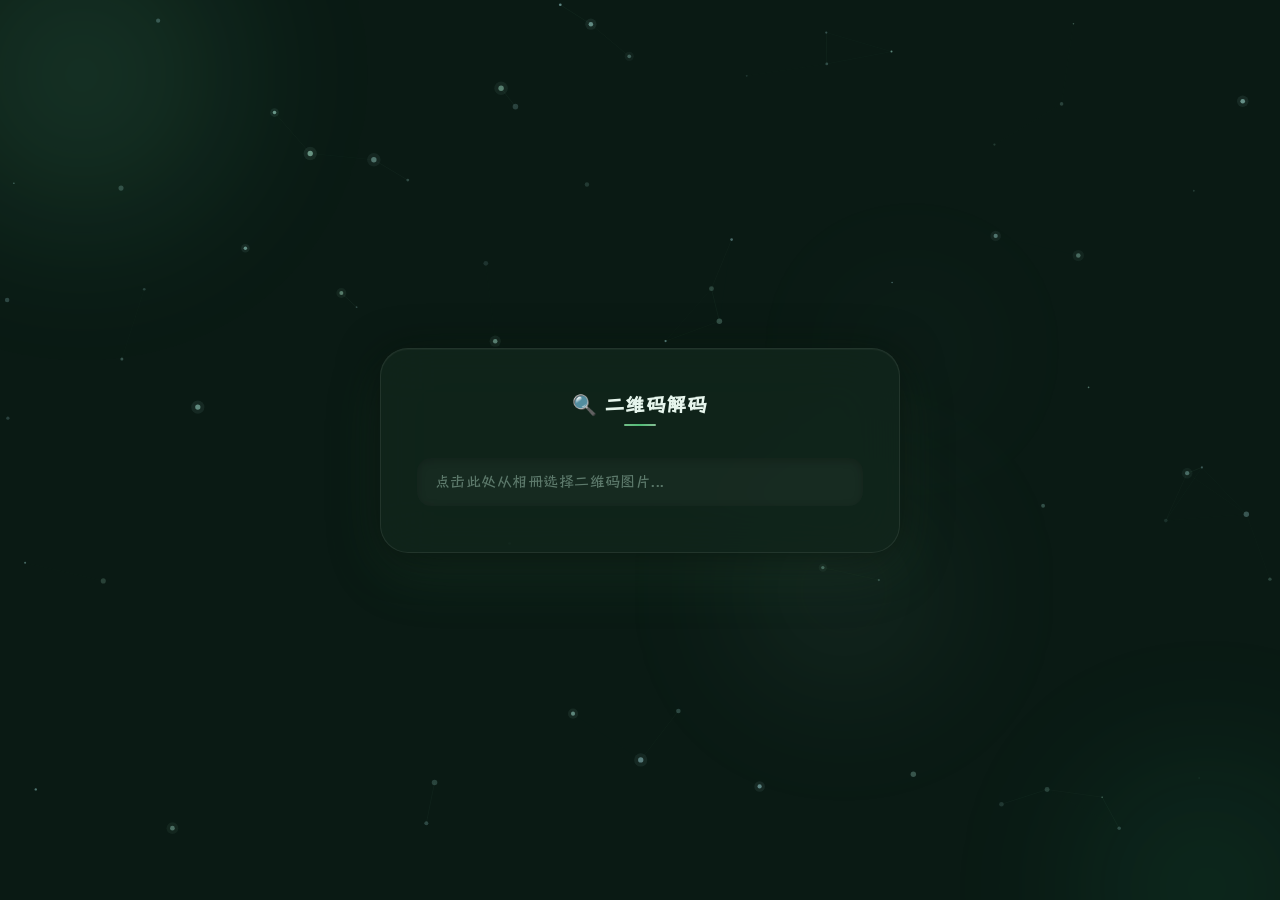
<file: GJX/E.html>
<!DOCTYPE html>
<html lang="zh-CN">
<head>
    <meta charset="UTF-8">
    <meta name="viewport" content="width=device-width, initial-scale=1.0, maximum-scale=1.0, user-scalable=no">
    <title>二维码解码</title>
    <script src="js/jsQR.js"></script>
    <style>
        /* === 字体声明 === */
        @font-face {
            font-family: 'MR-ZT';
            src: url('../zw.ttf') format('truetype');
            font-display: swap;
            unicode-range: U+4E00-9FFF;
        }
        @font-face {
            font-family: 'EnglishFont';
            src: url('../yw.ttf') format('truetype');
            font-display: swap;
            unicode-range: U+0020-007F, U+FF00-FFEF;
        }

        :root {
            --bg-deep: #0a1a14;
            --card-bg: rgba(18, 38, 28, 0.8);
            --text-primary: #e6f5ec;
            --text-secondary: #a0d0b8;
            --accent-1: #9fffb8;
            --accent-2: #6dff9e;
            --accent-3: #b8ffc8;
            --gold: #b0f0c8;
            --gold-bright: #c8ffdc;
            --glow-purple: rgba(140, 255, 170, 0.5);
            --glow-blue: rgba(100, 255, 155, 0.4);
            --glow-gold: rgba(160, 240, 190, 0.55);
            --glow-error: rgba(255, 130, 120, 0.5);
            --border-subtle: rgba(255, 255, 255, 0.08);
            --border-glow: rgba(160, 220, 180, 0.35);
            --font-sans: 'MR-ZT', 'EnglishFont', 'Inter', 'PingFang SC', 'Microsoft YaHei', 'Helvetica Neue', sans-serif;
            --font-mono: 'MR-ZT', 'EnglishFont', 'Consolas', 'Monaco', 'SF Mono', 'Fira Code', monospace;
        }

        * {
            margin: 0;
            padding: 0;
            box-sizing: border-box;
        }

        body {
            display: flex;
            align-items: center;
            justify-content: center;
            min-height: 100vh;
            background: var(--bg-deep);
            font-family: var(--font-sans);
            overflow: hidden;
            user-select: none;
            -webkit-tap-highlight-color: transparent;
            cursor: default;
            position: fixed;
            width: 100%;
            height: 100%;
        }

        #particleCanvas {
            position: fixed;
            top: 0;
            left: 0;
            width: 100%;
            height: 100%;
            pointer-events: none;
            z-index: 0;
        }

        .bg-orb {
            position: fixed;
            border-radius: 50%;
            pointer-events: none;
            z-index: 0;
            filter: blur(80px);
            opacity: 0.35;
            animation-timing-function: ease-in-out;
            animation-iteration-count: infinite;
        }
        .bg-orb--violet {
            width: 420px;
            height: 420px;
            background: radial-gradient(circle, rgba(120, 255, 180, 0.5) 0%, transparent 70%);
            top: -15%;
            left: -10%;
            animation-name: orbFloat1;
            animation-duration: 18s;
        }
        .bg-orb--blue {
            width: 350px;
            height: 350px;
            background: radial-gradient(circle, rgba(60, 220, 150, 0.4) 0%, transparent 70%);
            bottom: -18%;
            right: -8%;
            animation-name: orbFloat2;
            animation-duration: 22s;
        }
        .bg-orb--silver {
            width: 280px;
            height: 280px;
            background: radial-gradient(circle, rgba(180, 230, 200, 0.35) 0%, transparent 70%);
            top: 50%;
            left: 55%;
            animation-name: orbFloat3;
            animation-duration: 20s;
            animation-delay: -7s;
        }
        .bg-orb--ice {
            width: 160px;
            height: 160px;
            background: radial-gradient(circle, rgba(200, 245, 220, 0.3) 0%, transparent 70%);
            top: 30%;
            left: 65%;
            animation-name: orbFloat4;
            animation-duration: 15s;
            animation-delay: -3s;
        }

        @keyframes orbFloat1 {
            0%,
            100% {
                transform: translate(0, 0) scale(1);
            }
            25% {
                transform: translate(80px, 50px) scale(1.15);
            }
            50% {
                transform: translate(30px, -30px) scale(0.9);
            }
            75% {
                transform: translate(-40px, 60px) scale(1.08);
            }
        }
        @keyframes orbFloat2 {
            0%,
            100% {
                transform: translate(0, 0) scale(1);
            }
            33% {
                transform: translate(-60px, -40px) scale(1.12);
            }
            66% {
                transform: translate(40px, 30px) scale(0.88);
            }
        }
        @keyframes orbFloat3 {
            0%,
            100% {
                transform: translate(0, 0) scale(1);
            }
            30% {
                transform: translate(-50px, 40px) scale(1.1);
            }
            60% {
                transform: translate(20px, -50px) scale(0.92);
            }
            90% {
                transform: translate(40px, 20px) scale(1.05);
            }
        }
        @keyframes orbFloat4 {
            0%,
            100% {
                transform: translate(0, 0) scale(1);
            }
            50% {
                transform: translate(-30px, -25px) scale(1.2);
            }
        }

        /* 移除模式切换后，调整卡片内边距及输入框上边距 */
        .main-card {
            position: relative;
            z-index: 10;
            width: 520px;
            max-width: 94vw;
            background: var(--card-bg);
            backdrop-filter: blur(28px) saturate(140%);
            -webkit-backdrop-filter: blur(28px) saturate(140%);
            border-radius: 28px;
            border: 1px solid var(--border-subtle);
            box-shadow: 0 4px 40px rgba(0, 0, 0, 0.5), 0 1px 0 rgba(255, 255, 255, 0.04) inset,
                0 20px 60px rgba(80, 160, 100, 0.15);
            padding: 40px 36px 36px;
            transition: box-shadow 0.8s ease, border-color 0.8s ease;
        }
        .main-card.result-visible {
            border-color: var(--border-glow);
            box-shadow: 0 4px 40px rgba(0, 0, 0, 0.5), 0 1px 0 rgba(255, 255, 255, 0.05) inset,
                0 20px 70px rgba(120, 220, 180, 0.18), 0 0 0 1px rgba(160, 240, 190, 0.1);
        }
        .main-card.error-state {
            border-color: rgba(255, 130, 120, 0.35);
            box-shadow: 0 4px 40px rgba(0, 0, 0, 0.5), 0 1px 0 rgba(255, 255, 255, 0.04) inset,
                0 20px 70px rgba(255, 100, 90, 0.12), 0 0 0 1px rgba(255, 140, 130, 0.07);
        }

        .card-title {
            font-size: 1.25rem;
            font-weight: 600;
            letter-spacing: 0.04em;
            color: var(--text-primary);
            text-align: center;
            margin-bottom: 32px;
            position: relative;
            display: inline-block;
            width: 100%;
        }
        .card-title::after {
            content: '';
            position: absolute;
            bottom: -8px;
            left: 50%;
            transform: translateX(-50%);
            width: 32px;
            height: 2px;
            border-radius: 2px;
            background: linear-gradient(90deg, var(--accent-1), var(--accent-2), var(--accent-3));
            opacity: 0.7;
            transition: width 0.6s cubic-bezier(0.34, 1.56, 0.64, 1), opacity 0.6s;
        }
        .main-card.result-visible .card-title::after {
            width: 50px;
            opacity: 1;
            background: linear-gradient(90deg, var(--accent-1), var(--gold-bright), var(--accent-2));
        }
        .main-card.error-state .card-title::after {
            background: linear-gradient(90deg, #ff9090, #ffb0a0, #ff9090);
            opacity: 0.9;
        }
        .title-icon {
            display: inline-block;
            margin-right: 6px;
            animation: titleIconPulse 2.5s ease-in-out infinite;
        }
        @keyframes titleIconPulse {
            0%,
            100% {
                transform: scale(1);
                opacity: 0.8;
            }
            50% {
                transform: scale(1.15);
                opacity: 1;
            }
        }

        /* 模式切换已完全移除，输入框顶部增加自然间距 */
        .input-wrapper {
            position: relative;
            margin-top: 8px;
            margin-bottom: 10px;
        }
        .input-field {
            width: 100%;
            padding: 14px 48px 14px 18px;
            font-size: 0.95rem;
            font-family: var(--font-mono);
            color: var(--text-primary);
            background: rgba(255, 255, 255, 0.03);
            border: none;
            border-radius: 14px;
            outline: none;
            caret-color: transparent;
            letter-spacing: 0.02em;
            transition: all 0.35s cubic-bezier(0.4, 0, 0.2, 1);
            box-shadow: 0 0 0 0px transparent, 0 2px 8px rgba(0, 0, 0, 0.2) inset;
            position: relative;
            z-index: 2;
            cursor: pointer;
        }
        .input-field::placeholder {
            color: rgba(180, 220, 200, 0.45);
            letter-spacing: 0.03em;
            font-family: var(--font-sans);
            transition: color 0.4s, letter-spacing 0.4s;
        }
        .input-field:focus::placeholder {
            color: rgba(180, 220, 200, 0.25);
            letter-spacing: 0.06em;
        }
        .input-field:focus {
            background: rgba(255, 255, 255, 0.06);
            box-shadow: 0 0 0 3px rgba(140, 240, 180, 0.18), 0 2px 8px rgba(0, 0, 0, 0.15) inset;
        }

        .input-glow-bar {
            position: absolute;
            bottom: 0;
            left: 50%;
            transform: translateX(-50%);
            width: 0%;
            height: 2.5px;
            border-radius: 2px;
            background: linear-gradient(90deg, var(--accent-1), var(--accent-2), var(--accent-1));
            z-index: 3;
            pointer-events: none;
            opacity: 0;
            filter: blur(0.5px);
            transition: width 0.65s cubic-bezier(0.34, 1.56, 0.64, 1), opacity 0.45s ease;
        }
        .input-field:focus~.input-glow-bar {
            width: 85%;
            opacity: 1;
            filter: blur(0px);
            box-shadow: 0 0 14px 3px var(--glow-purple);
        }
        .main-card.result-visible .input-glow-bar {
            background: linear-gradient(90deg, var(--accent-1), var(--gold-bright), var(--accent-2));
        }
        .main-card.error-state .input-glow-bar {
            background: linear-gradient(90deg, #ff9090, #ffb0a0, #ff9090);
            box-shadow: 0 0 14px 3px rgba(255, 130, 120, 0.5);
        }

        .clear-btn {
            position: absolute;
            right: 10px;
            top: 50%;
            transform: translateY(-50%) scale(0);
            z-index: 5;
            width: 30px;
            height: 30px;
            border-radius: 50%;
            border: 1px solid rgba(255, 255, 255, 0.2);
            background: rgba(255, 255, 255, 0.04);
            color: rgba(200, 230, 210, 0.7);
            cursor: pointer;
            display: flex;
            align-items: center;
            justify-content: center;
            font-size: 0.85rem;
            pointer-events: none;
            opacity: 0;
            backdrop-filter: blur(4px);
            transition: all 0.35s cubic-bezier(0.34, 1.56, 0.64, 1);
        }
        .clear-btn.visible {
            transform: translateY(-50%) scale(1);
            pointer-events: auto;
            opacity: 1;
        }
        .clear-btn:hover {
            background: rgba(255, 100, 100, 0.2);
            border-color: rgba(255, 150, 150, 0.5);
            color: #ffaaaa;
            box-shadow: 0 0 16px rgba(255, 100, 100, 0.35);
            transform: translateY(-50%) scale(1.1);
        }
        .clear-btn:active {
            transform: translateY(-50%) scale(0.9);
            transition: transform 0.15s ease;
        }
        .clear-btn svg {
            width: 14px;
            height: 14px;
            pointer-events: none;
            transition: transform 0.4s cubic-bezier(0.34, 1.56, 0.64, 1);
        }
        .clear-btn:hover svg {
            transform: rotate(90deg);
        }

        .connector-line {
            width: 2px;
            height: 0;
            margin: 0 auto;
            background: linear-gradient(to bottom,
                    rgba(140, 220, 180, 0),
                    rgba(160, 240, 200, 0.7) 40%,
                    rgba(180, 250, 220, 0.8) 60%,
                    rgba(160, 240, 200, 0.7) 80%,
                    rgba(140, 220, 180, 0));
            border-radius: 1px;
            transition: height 0.55s cubic-bezier(0.34, 1.56, 0.64, 1);
            position: relative;
            z-index: 1;
        }
        .connector-line.active {
            height: 28px;
            animation: connectorGlow 2s ease-in-out infinite;
        }
        .connector-line.error-line {
            background: linear-gradient(to bottom,
                    rgba(255, 130, 120, 0),
                    rgba(255, 150, 140, 0.7) 40%,
                    rgba(255, 160, 150, 0.8) 60%,
                    rgba(255, 150, 140, 0.7) 80%,
                    rgba(255, 130, 120, 0));
            animation: connectorGlowError 2s ease-in-out infinite;
        }
        @keyframes connectorGlow {
            0%,
            100% {
                box-shadow: 0 0 6px 1px rgba(160, 240, 200, 0.3);
            }
            50% {
                box-shadow: 0 0 16px 4px rgba(180, 250, 220, 0.6);
            }
        }
        @keyframes connectorGlowError {
            0%,
            100% {
                box-shadow: 0 0 6px 1px rgba(255, 130, 120, 0.3);
            }
            50% {
                box-shadow: 0 0 16px 4px rgba(255, 150, 140, 0.6);
            }
        }

        .result-outer-wrapper {
            position: relative;
            margin: 0 auto;
            width: 100%;
            height: 0;
            overflow: visible;
            transition: height 0.55s cubic-bezier(0.34, 1.56, 0.64, 1);
            z-index: 2;
            display: flex;
            align-items: center;
            justify-content: center;
        }
        .result-outer-wrapper.expanded {
            height: auto;
        }

        .result-halo {
            position: absolute;
            inset: -6px;
            border-radius: 26px;
            background: conic-gradient(from 0deg,
                    transparent 0deg,
                    rgba(180, 255, 210, 0.55) 45deg,
                    rgba(160, 245, 190, 0.45) 90deg,
                    rgba(200, 255, 230, 0.5) 135deg,
                    transparent 180deg,
                    rgba(180, 255, 210, 0.55) 225deg,
                    rgba(160, 245, 190, 0.45) 270deg,
                    rgba(200, 255, 230, 0.5) 315deg,
                    transparent 360deg);
            opacity: 0;
            transform: scale(0.5);
            pointer-events: none;
            transition: opacity 0.5s ease, transform 0.55s cubic-bezier(0.34, 1.56, 0.64, 1);
        }
        .result-halo.spinning {
            opacity: 1;
            transform: scale(1);
        }
        .result-halo.error-halo {
            background: conic-gradient(from 0deg,
                    transparent 0deg,
                    rgba(255, 150, 140, 0.55) 45deg,
                    rgba(255, 130, 120, 0.45) 90deg,
                    rgba(255, 160, 150, 0.5) 135deg,
                    transparent 180deg,
                    rgba(255, 150, 140, 0.55) 225deg,
                    rgba(255, 130, 120, 0.45) 270deg,
                    rgba(255, 160, 150, 0.5) 315deg,
                    transparent 360deg);
        }

        .result-inner {
            position: relative;
            width: 100%;
            margin: 14px auto;
            border-radius: 16px;
            background: rgba(18, 28, 22, 0.9);
            backdrop-filter: blur(10px);
            -webkit-backdrop-filter: blur(10px);
            display: flex;
            flex-direction: column;
            border: 1px solid rgba(255, 255, 255, 0.07);
            box-shadow: 0 8px 32px rgba(0, 0, 0, 0.4), 0 0 0 1px rgba(255, 255, 255, 0.03) inset;
            overflow: hidden;
            transform: scale(0);
            opacity: 0;
            transition: transform 0.55s cubic-bezier(0.34, 1.56, 0.64, 1), opacity 0.4s ease;
            z-index: 2;
        }
        .result-inner.visible {
            transform: scale(1);
            opacity: 1;
        }
        .result-text {
            padding: 16px;
            font-size: 0.9rem;
            line-height: 1.6;
            color: var(--text-primary);
            word-break: break-all;
            overflow-y: auto;
            max-height: 240px;
            font-family: var(--font-mono);
            white-space: pre-wrap;
            letter-spacing: 0.01em;
        }
        .result-text.error-text {
            color: #ffb0a5;
            font-family: var(--font-sans);
            letter-spacing: 0.03em;
        }
        .result-text::-webkit-scrollbar {
            width: 4px;
        }
        .result-text::-webkit-scrollbar-track {
            background: rgba(255, 255, 255, 0.03);
        }
        .result-text::-webkit-scrollbar-thumb {
            background: rgba(255, 255, 255, 0.2);
            border-radius: 2px;
        }
        .result-actions {
            display: flex;
            justify-content: flex-end;
            padding: 8px 12px;
            border-top: 1px solid rgba(255, 255, 255, 0.08);
            background: rgba(255, 255, 255, 0.02);
        }
        .copy-btn {
            padding: 6px 16px;
            border-radius: 8px;
            border: 1px solid rgba(255, 255, 255, 0.15);
            background: rgba(255, 255, 255, 0.04);
            color: var(--text-secondary);
            font-family: var(--font-sans);
            font-size: 0.85rem;
            cursor: pointer;
            transition: all 0.3s ease;
            letter-spacing: 0.03em;
        }
        .copy-btn:hover {
            background: rgba(109, 255, 158, 0.15);
            border-color: var(--accent-2);
            color: var(--accent-2);
            box-shadow: 0 0 10px rgba(109, 255, 158, 0.2);
        }
        .copy-btn.copied {
            background: rgba(100, 210, 180, 0.2);
            border-color: #64d0b4;
            color: #64d0b4;
        }
        .copy-btn.copy-error {
            background: rgba(255, 130, 120, 0.15);
            border-color: rgba(255, 150, 140, 0.5);
            color: #ffb0a5;
        }
        .copy-btn.copy-error:hover {
            box-shadow: 0 0 10px rgba(255, 130, 120, 0.25);
        }

        .result-glow-pulse {
            position: absolute;
            inset: 8px;
            border-radius: 20px;
            pointer-events: none;
            z-index: 1;
            opacity: 0;
            box-shadow: 0 0 30px 8px var(--glow-gold), 0 0 60px 20px rgba(160, 220, 180, 0.3);
            transition: opacity 0.5s ease;
            animation: none;
        }
        .result-glow-pulse.active {
            opacity: 1;
            animation: glowBreathe 3s ease-in-out infinite;
        }
        .result-glow-pulse.error-pulse {
            box-shadow: 0 0 30px 8px rgba(255, 130, 120, 0.5), 0 0 60px 20px rgba(255, 100, 90, 0.25);
            animation: glowBreatheError 3s ease-in-out infinite;
        }
        @keyframes glowBreathe {
            0%,
            100% {
                box-shadow: 0 0 25px 6px var(--glow-gold), 0 0 50px 16px rgba(160, 220, 180, 0.25);
            }
            50% {
                box-shadow: 0 0 40px 14px rgba(190, 255, 220, 0.6), 0 0 75px 28px rgba(160, 220, 180, 0.4);
            }
        }
        @keyframes glowBreatheError {
            0%,
            100% {
                box-shadow: 0 0 25px 6px rgba(255, 130, 120, 0.45), 0 0 50px 16px rgba(255, 100, 90, 0.2);
            }
            50% {
                box-shadow: 0 0 40px 14px rgba(255, 140, 130, 0.55), 0 0 75px 28px rgba(255, 110, 100, 0.35);
            }
        }

        .corner-mark {
            position: absolute;
            width: 16px;
            height: 16px;
            pointer-events: none;
            z-index: 3;
            opacity: 0;
            transform: scale(0);
            transition: all 0.4s cubic-bezier(0.34, 1.56, 0.64, 1);
        }
        .corner-mark.visible {
            opacity: 1;
            transform: scale(1);
        }
        .corner-mark::before,
        .corner-mark::after {
            content: '';
            position: absolute;
            background: var(--gold);
            border-radius: 1px;
            box-shadow: 0 0 6px 1px var(--glow-gold);
        }
        .corner-mark::before {
            width: 100%;
            height: 1.5px;
        }
        .corner-mark::after {
            width: 1.5px;
            height: 100%;
        }
        .corner-mark.error-mark::before,
        .corner-mark.error-mark::after {
            background: #ff9090;
            box-shadow: 0 0 6px 1px rgba(255, 130, 120, 0.55);
        }
        .corner-mark--tl {
            top: -8px;
            left: -8px;
        }
        .corner-mark--tl::before {
            top: 0;
            left: 0;
        }
        .corner-mark--tl::after {
            top: 0;
            left: 0;
        }
        .corner-mark--tr {
            top: -8px;
            right: -8px;
        }
        .corner-mark--tr::before {
            top: 0;
            right: 0;
        }
        .corner-mark--tr::after {
            top: 0;
            right: 0;
        }
        .corner-mark--bl {
            bottom: -8px;
            left: -8px;
        }
        .corner-mark--bl::before {
            bottom: 0;
            left: 0;
        }
        .corner-mark--bl::after {
            bottom: 0;
            left: 0;
        }
        .corner-mark--br {
            bottom: -8px;
            right: -8px;
        }
        .corner-mark--br::before {
            bottom: 0;
            right: 0;
        }
        .corner-mark--br::after {
            bottom: 0;
            right: 0;
        }

        .ripple-ring {
            position: absolute;
            top: 50%;
            left: 50%;
            width: 10px;
            height: 10px;
            border-radius: 50%;
            border: 2px solid rgba(190, 245, 210, 0.7);
            pointer-events: none;
            z-index: 15;
            transform: translate(-50%, -50%) scale(1);
            opacity: 0;
            animation: none;
        }
        .ripple-ring.animate {
            animation: rippleOut 0.8s cubic-bezier(0.25, 0.8, 0.25, 1) forwards;
        }
        .ripple-ring.error-ring {
            border-color: rgba(255, 150, 140, 0.7);
        }
        @keyframes rippleOut {
            0% {
                transform: translate(-50%, -50%) scale(1);
                opacity: 0.9;
                border-width: 3px;
            }
            100% {
                transform: translate(-50%, -50%) scale(28);
                opacity: 0;
                border-width: 0.5px;
            }
        }

        @media (max-width: 520px) {
            .main-card {
                padding: 28px 20px 24px;
                border-radius: 22px;
            }
            .card-title {
                font-size: 1.1rem;
                margin-bottom: 26px;
            }
            .input-field {
                padding: 12px 42px 12px 14px;
                font-size: 0.85rem;
            }
            .result-inner {
                margin: 10px auto;
            }
            .result-text {
                font-size: 0.8rem;
                max-height: 180px;
            }
            .result-halo {
                inset: -4px;
                border-radius: 22px;
            }
            .corner-mark {
                width: 12px;
                height: 12px;
            }
            .corner-mark--tl {
                top: -6px;
                left: -6px;
            }
            .corner-mark--tr {
                top: -6px;
                right: -6px;
            }
            .corner-mark--bl {
                bottom: -6px;
                left: -6px;
            }
            .corner-mark--br {
                bottom: -6px;
                right: -6px;
            }
            .clear-btn {
                width: 26px;
                height: 26px;
            }
            .clear-btn svg {
                width: 12px;
                height: 12px;
            }
        }
    </style>
</head>
<body>
    <div class="bg-orb bg-orb--violet"></div>
    <div class="bg-orb bg-orb--blue"></div>
    <div class="bg-orb bg-orb--silver"></div>
    <div class="bg-orb bg-orb--ice"></div>
    <canvas id="particleCanvas"></canvas>

    <div class="main-card" id="mainCard">
        <div class="card-title">
            <span class="title-icon">🔍</span>二维码解码
        </div>

        <!-- 模式切换按钮已完全移除，仅保留相册功能 -->

        <div class="input-wrapper" id="inputWrapper">
            <input type="text" class="input-field" id="inputField" placeholder="点击此处从相册选择二维码图片..." readonly autocomplete="off" spellcheck="false">
            <div class="input-glow-bar"></div>
            <button class="clear-btn" id="clearBtn" aria-label="清空内容">
                <svg viewBox="0 0 24 24" fill="none" stroke="currentColor" stroke-width="2.2" stroke-linecap="round">
                    <line x1="18" y1="6" x2="6" y2="18"></line>
                    <line x1="6" y1="6" x2="18" y2="18"></line>
                </svg>
            </button>
        </div>

        <input type="file" id="fileInput" accept="image/png,image/jpeg,image/jpg" style="display:none;">

        <div class="connector-line" id="connectorLine"></div>

        <div class="result-outer-wrapper" id="resultOuterWrapper">
            <div class="result-halo" id="resultHalo"></div>
            <div class="result-glow-pulse" id="resultGlowPulse"></div>
            <div class="result-inner" id="resultInner">
                <div class="result-text" id="resultText"></div>
                <div class="result-actions">
                    <button class="copy-btn" id="copyBtn">复制结果</button>
                </div>
                <div class="corner-mark corner-mark--tl" id="cornerTL"></div>
                <div class="corner-mark corner-mark--tr" id="cornerTR"></div>
                <div class="corner-mark corner-mark--bl" id="cornerBL"></div>
                <div class="corner-mark corner-mark--br" id="cornerBR"></div>
            </div>
            <div class="particle-burst-layer" id="particleBurstLayer"></div>
            <div class="ripple-ring" id="rippleRing"></div>
        </div>
    </div>

    <script>
        (function() {
            const mainCard = document.getElementById('mainCard');
            const inputField = document.getElementById('inputField');
            const fileInput = document.getElementById('fileInput');
            const clearBtn = document.getElementById('clearBtn');
            const connectorLine = document.getElementById('connectorLine');
            const resultOuterWrapper = document.getElementById('resultOuterWrapper');
            const resultHalo = document.getElementById('resultHalo');
            const resultGlowPulse = document.getElementById('resultGlowPulse');
            const resultInner = document.getElementById('resultInner');
            const resultText = document.getElementById('resultText');
            const copyBtn = document.getElementById('copyBtn');
            const cornerTL = document.getElementById('cornerTL');
            const cornerTR = document.getElementById('cornerTR');
            const cornerBL = document.getElementById('cornerBL');
            const cornerBR = document.getElementById('cornerBR');
            const particleBurstLayer = document.getElementById('particleBurstLayer');
            const rippleRing = document.getElementById('rippleRing');

            let currentResult = '';
            let isResultVisible = false;
            let isAnimating = false;
            let isErrorState = false;

            // 背景粒子动画 (保留)
            const canvas = document.getElementById('particleCanvas');
            const ctx = canvas.getContext('2d');
            let particles = [];
            const PARTICLE_COUNT = 70;

            function resizeCanvas() {
                canvas.width = window.innerWidth;
                canvas.height = window.innerHeight;
            }
            resizeCanvas();
            window.addEventListener('resize', () => {
                resizeCanvas();
                initParticles();
            });

            function createParticle() {
                return {
                    x: Math.random() * canvas.width,
                    y: Math.random() * canvas.height,
                    size: Math.random() * 2.2 + 0.6,
                    speedX: (Math.random() - 0.5) * 0.35,
                    speedY: (Math.random() - 0.5) * 0.35,
                    opacity: Math.random() * 0.5 + 0.2,
                    pulseSpeed: Math.random() * 0.015 + 0.005,
                    pulseOffset: Math.random() * Math.PI * 2,
                    hue: Math.random() < 0.5 ? 150 + Math.random() * 40 : 160 + Math.random() * 30,
                };
            }

            function initParticles() {
                particles = [];
                for (let i = 0; i < PARTICLE_COUNT; i++) {
                    particles.push(createParticle());
                }
            }
            initParticles();

            function animateParticles(timestamp) {
                ctx.clearRect(0, 0, canvas.width, canvas.height);
                particles.forEach(p => {
                    p.x += p.speedX;
                    p.y += p.speedY;
                    if (p.x < -20) p.x = canvas.width + 20;
                    if (p.x > canvas.width + 20) p.x = -20;
                    if (p.y < -20) p.y = canvas.height + 20;
                    if (p.y > canvas.height + 20) p.y = -20;
                    const pulse = Math.sin(timestamp * p.pulseSpeed + p.pulseOffset) * 0.3 + 0.7;
                    const alpha = p.opacity * pulse;
                    ctx.beginPath();
                    ctx.arc(p.x, p.y, p.size, 0, Math.PI * 2);
                    ctx.fillStyle = `hsla(${p.hue}, 55%, 78%, ${alpha})`;
                    ctx.fill();
                    if (p.size > 1.5 && alpha > 0.3) {
                        ctx.beginPath();
                        ctx.arc(p.x, p.y, p.size * 2.5, 0, Math.PI * 2);
                        ctx.fillStyle = `hsla(${p.hue}, 55%, 78%, ${alpha * 0.15})`;
                        ctx.fill();
                    }
                });
                for (let i = 0; i < particles.length; i++) {
                    for (let j = i + 1; j < particles.length; j++) {
                        const dx = particles[i].x - particles[j].x;
                        const dy = particles[i].y - particles[j].y;
                        const dist = Math.sqrt(dx * dx + dy * dy);
                        if (dist < 100) {
                            const lineAlpha = (1 - dist / 100) * 0.12;
                            ctx.beginPath();
                            ctx.moveTo(particles[i].x, particles[i].y);
                            ctx.lineTo(particles[j].x, particles[j].y);
                            ctx.strokeStyle = `rgba(160,220,180,${lineAlpha})`;
                            ctx.lineWidth = 0.5;
                            ctx.stroke();
                        }
                    }
                }
                requestAnimationFrame(animateParticles);
            }
            requestAnimationFrame(animateParticles);

            function isErrorResult(res) { return res && res.error === true; }
            function getResultText(res) { return isErrorResult(res) ? res.message : res.result; }

            function clearErrorState() {
                isErrorState = false;
                mainCard.classList.remove('error-state');
                resultHalo.classList.remove('error-halo');
                resultGlowPulse.classList.remove('error-pulse');
                connectorLine.classList.remove('error-line');
                rippleRing.classList.remove('error-ring');
                resultText.classList.remove('error-text');
                copyBtn.classList.remove('copy-error');
                [cornerTL, cornerTR, cornerBL, cornerBR].forEach(c => c.classList.remove('error-mark'));
            }

            function applyErrorState() {
                isErrorState = true;
                mainCard.classList.add('error-state');
                resultHalo.classList.add('error-halo');
                resultGlowPulse.classList.add('error-pulse');
                connectorLine.classList.add('error-line');
                rippleRing.classList.add('error-ring');
                resultText.classList.add('error-text');
                copyBtn.classList.add('copy-error');
                [cornerTL, cornerTR, cornerBL, cornerBR].forEach(c => c.classList.add('error-mark'));
            }

            function showResult(result) {
                if (isAnimating) return;
                const text = getResultText(result);
                if (isResultVisible && currentResult === text && isErrorState === isErrorResult(result)) return;

                if (isResultVisible && (currentResult !== text || isErrorState !== isErrorResult(result))) {
                    hideResultQuick(() => {
                        currentResult = text;
                        resultText.textContent = currentResult;
                        isErrorResult(result) ? applyErrorState() : clearErrorState();
                        performShowAnimation();
                    });
                    return;
                }

                currentResult = text;
                resultText.textContent = currentResult;
                isErrorResult(result) ? applyErrorState() : clearErrorState();
                performShowAnimation();
            }

            function performShowAnimation() {
                isAnimating = true;
                isResultVisible = true;
                resultOuterWrapper.classList.add('expanded');
                connectorLine.classList.add('active');
                if (!isErrorState) mainCard.classList.add('result-visible');

                setTimeout(() => {
                    resultInner.classList.add('visible');
                    resultHalo.classList.add('spinning');
                    resultGlowPulse.classList.add('active');
                }, 150);

                [cornerTL, cornerTR, cornerBL, cornerBR].forEach((corner, i) => {
                    setTimeout(() => corner.classList.add('visible'), 280 + i * 70);
                });

                setTimeout(() => {
                    rippleRing.classList.remove('animate');
                    void rippleRing.offsetWidth;
                    rippleRing.classList.add('animate');
                }, 200);

                setTimeout(() => { isAnimating = false; }, 600);
                updateClearBtn();
            }

            // 隐藏结果时：移除所有粒子特效调用（符合用户要求：移除重选时的粒子爆炸效果）
            function hideResult(callback) {
                if (isAnimating && !callback) return;
                isAnimating = true;
                // 已移除 spawnBurstParticles() — 用户要求去掉重选时的粒子特效
                [cornerTL, cornerTR, cornerBL, cornerBR].forEach((corner, i) => {
                    setTimeout(() => corner.classList.remove('visible'), i * 40);
                });
                setTimeout(() => {
                    resultInner.classList.remove('visible');
                    resultHalo.classList.remove('spinning');
                    resultGlowPulse.classList.remove('active');
                }, 80);
                setTimeout(() => {
                    resultOuterWrapper.classList.remove('expanded');
                    connectorLine.classList.remove('active', 'error-line');
                    mainCard.classList.remove('result-visible', 'error-state');
                    resultHalo.classList.remove('error-halo');
                    resultGlowPulse.classList.remove('error-pulse');
                    rippleRing.classList.remove('error-ring');
                    resultText.classList.remove('error-text');
                    copyBtn.classList.remove('copy-error');
                    [cornerTL, cornerTR, cornerBL, cornerBR].forEach(c => c.classList.remove('error-mark'));
                }, 300);
                setTimeout(() => {
                    resultText.textContent = '';
                    currentResult = '';
                    isResultVisible = false;
                    isErrorState = false;
                    isAnimating = false;
                    updateClearBtn();
                    if (callback) callback();
                }, 500);
            }

            function hideResultQuick(callback) {
                resultInner.classList.remove('visible');
                resultHalo.classList.remove('spinning');
                resultGlowPulse.classList.remove('active');
                [cornerTL, cornerTR, cornerBL, cornerBR].forEach(c => c.classList.remove('visible'));
                resultText.textContent = '';
                currentResult = '';
                isResultVisible = false;
                isErrorState = false;
                mainCard.classList.remove('error-state');
                resultHalo.classList.remove('error-halo');
                resultGlowPulse.classList.remove('error-pulse');
                connectorLine.classList.remove('error-line');
                rippleRing.classList.remove('error-ring');
                resultText.classList.remove('error-text');
                copyBtn.classList.remove('copy-error');
                [cornerTL, cornerTR, cornerBL, cornerBR].forEach(c => c.classList.remove('error-mark'));
                updateClearBtn();
                setTimeout(() => { if (callback) callback(); }, 200);
            }

            function updateClearBtn() {
                clearBtn.classList.toggle('visible', inputField.value.trim().length > 0);
            }

            // 相册模式专用：直接打开相册，无任何摄像头参数
            function openFilePicker() {
                if (isResultVisible) {
                    hideResult();
                }
                // 始终为相册模式：移除capture属性，仅选择图片
                fileInput.removeAttribute('capture');
                fileInput.accept = 'image/png,image/jpeg,image/jpg';
                fileInput.click();
            }

            function decodeQRFromFile(file) {
                const fileName = file.name.toLowerCase();
                const allowed = ['.png', '.jpg', '.jpeg'];
                const isValid = allowed.some(ext => fileName.endsWith(ext));

                if (!isValid) {
                    showResult({ error: true, message: '仅支持 PNG、JPG、JPEG 格式的图片' });
                    return;
                }

                inputField.value = '';
                updateClearBtn();
                inputField.placeholder = '正在解码...';

                const reader = new FileReader();
                reader.onload = function(e) {
                    const img = new Image();
                    img.onload = function() {
                        const maxSize = 1200;
                        let w = img.width;
                        let h = img.height;

                        if (w > maxSize || h > maxSize) {
                            const ratio = Math.min(maxSize / w, maxSize / h);
                            w = Math.floor(w * ratio);
                            h = Math.floor(h * ratio);
                        }

                        const canvas = document.createElement('canvas');
                        const ctx = canvas.getContext('2d');
                        canvas.width = w;
                        canvas.height = h;
                        ctx.drawImage(img, 0, 0, w, h);

                        try {
                            const imageData = ctx.getImageData(0, 0, w, h);
                            const code = jsQR(imageData.data, imageData.width, imageData.height);
                            const placeholderText = '点击此处从相册选择二维码图片...';

                            if (code) {
                                inputField.placeholder = placeholderText;
                                showResult({ error: false, result: code.data });
                            } else {
                                inputField.placeholder = placeholderText;
                                showResult({ error: true, message: '未识别到二维码，请检查图片' });
                            }
                        } catch (err) {
                            inputField.placeholder = '点击此处从相册选择二维码图片...';
                            showResult({ error: true, message: '解码处理出错，请重试' });
                        }
                    };
                    img.onerror = function() {
                        inputField.placeholder = '点击此处从相册选择二维码图片...';
                        showResult({ error: true, message: '图片加载失败，请重试' });
                    };
                    img.src = e.target.result;
                };
                reader.readAsDataURL(file);
            }

            inputField.addEventListener('click', (e) => {
                e.preventDefault();
                openFilePicker();
            });

            inputField.addEventListener('keydown', (e) => {
                e.preventDefault();
            });

            inputField.addEventListener('focus', (e) => {
                inputField.blur();
            });

            clearBtn.addEventListener('click', (e) => {
                e.preventDefault();
                inputField.value = '';
                inputField.placeholder = '点击此处从相册选择二维码图片...';
                updateClearBtn();
                if (isResultVisible) hideResult();
            });

            fileInput.addEventListener('change', (e) => {
                const file = e.target.files[0];
                if (file) {
                    decodeQRFromFile(file);
                }
                fileInput.value = '';
            });

            copyBtn.addEventListener('click', async () => {
                if (!currentResult) return;
                try {
                    await navigator.clipboard.writeText(currentResult);
                    copyBtn.textContent = '复制成功';
                    copyBtn.classList.add('copied');
                    setTimeout(() => {
                        copyBtn.textContent = '复制结果';
                        copyBtn.classList.remove('copied');
                    }, 2000);
                } catch (e) {
                    const textarea = document.createElement('textarea');
                    textarea.value = currentResult;
                    textarea.style.position = 'fixed';
                    textarea.style.left = '-9999px';
                    document.body.appendChild(textarea);
                    textarea.select();
                    document.execCommand('copy');
                    document.body.removeChild(textarea);
                    copyBtn.textContent = '复制成功';
                    copyBtn.classList.add('copied');
                    setTimeout(() => {
                        copyBtn.textContent = '复制结果';
                        copyBtn.classList.remove('copied');
                    }, 2000);
                }
            });

            console.log('%c🔍 二维码解码 · 相册专用版', 'color: #9fffb8; font-size: 1.1em;');
            console.log('%c✅ 已移除拍照模式，仅支持从相册选择图片', 'color: #a0d0b8; font-size: 0.9em;');
            console.log('%c✨ 粒子特效已不再伴随重选出现', 'color: #b0f0c8; font-size: 0.85em;');
        })();
    </script>
</body>
</html>
</file>
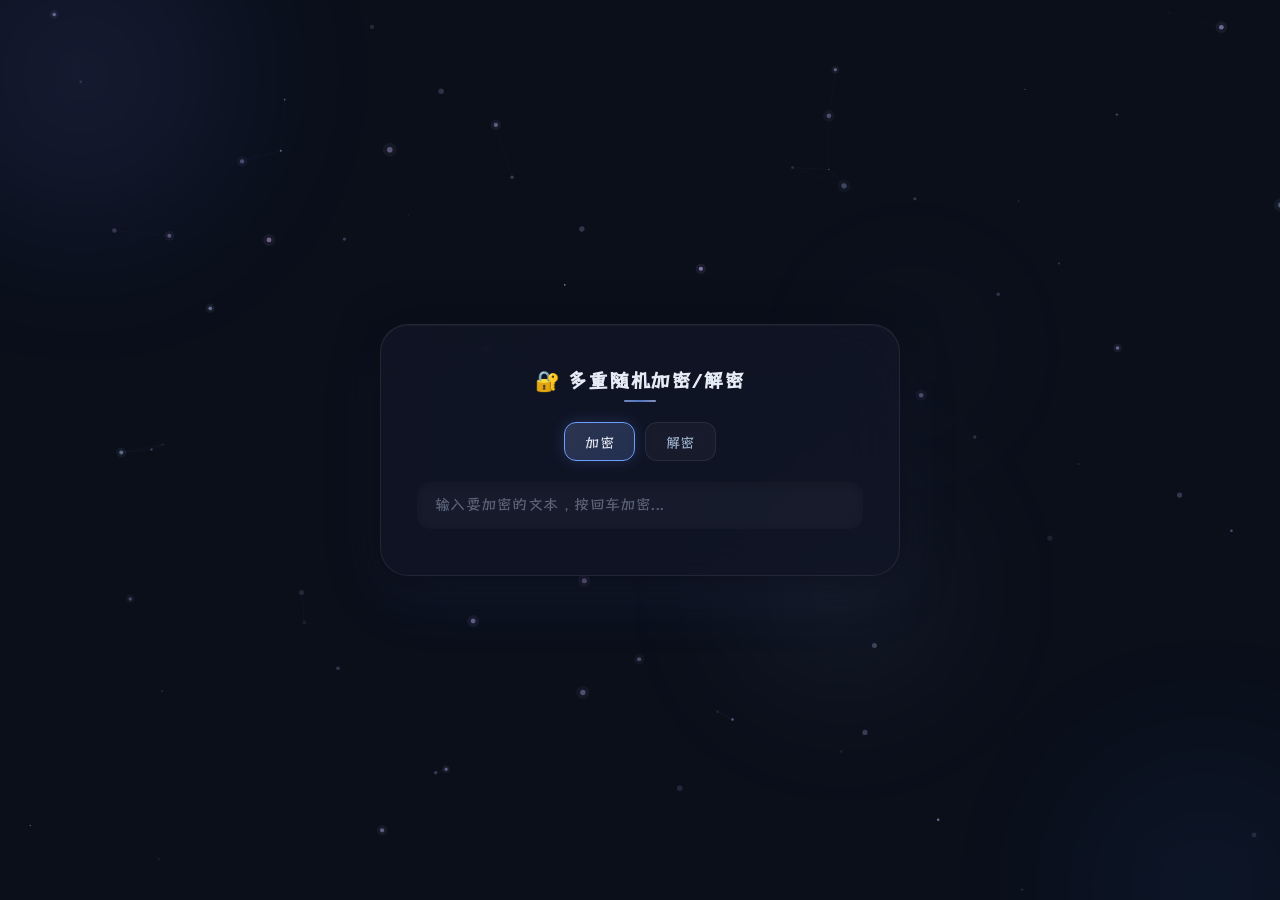
<file: GJX/F.html>
<!DOCTYPE html>
<html lang="zh-CN">
<head>
    <meta charset="UTF-8">
    <meta name="viewport" content="width=device-width, initial-scale=1.0, maximum-scale=1.0, user-scalable=no">
    <title>多重随机加密/解密</title>
    <style>
        /* === 字体声明 === */
        @font-face {
            font-family: 'MR-ZT';
            src: url('../zw.ttf') format('truetype');
            font-display: swap;
            unicode-range: U+4E00-9FFF;
        }
        @font-face {
            font-family: 'EnglishFont';
            src: url('../yw.ttf') format('truetype');
            font-display: swap;
            unicode-range: U+0020-007F, U+FF00-FFEF;
        }

        :root {
            --bg-deep: #0a0f1a;
            --card-bg: rgba(18, 22, 38, 0.8);
            --text-primary: #e6ecf5;
            --text-secondary: #a0b5d0;
            --accent-1: #9fb8ff;
            --accent-2: #6d9eff;
            --accent-3: #b8c8ff;
            --gold: #b0c8f0;
            --gold-bright: #c8dcff;
            --glow-purple: rgba(140, 170, 255, 0.5);
            --glow-blue: rgba(100, 155, 255, 0.4);
            --glow-gold: rgba(160, 190, 240, 0.55);
            --glow-error: rgba(255, 130, 120, 0.5);
            --border-subtle: rgba(255, 255, 255, 0.08);
            --border-glow: rgba(160, 180, 220, 0.35);
            --font-sans: 'MR-ZT', 'EnglishFont', 'Inter', 'PingFang SC', 'Microsoft YaHei', 'Helvetica Neue', sans-serif;
            --font-mono: 'MR-ZT', 'EnglishFont', 'Consolas', 'Monaco', 'SF Mono', 'Fira Code', monospace;
        }

        * {
            margin: 0;
            padding: 0;
            box-sizing: border-box;
        }

        body {
            display: flex;
            align-items: center;
            justify-content: center;
            min-height: 100vh;
            background: var(--bg-deep);
            font-family: var(--font-sans);
            overflow: hidden;
            user-select: none;
            -webkit-tap-highlight-color: transparent;
            cursor: default;
            position: fixed;
            width: 100%;
            height: 100%;
        }

        #particleCanvas {
            position: fixed;
            top: 0;
            left: 0;
            width: 100%;
            height: 100%;
            pointer-events: none;
            z-index: 0;
        }

        .bg-orb {
            position: fixed;
            border-radius: 50%;
            pointer-events: none;
            z-index: 0;
            filter: blur(80px);
            opacity: 0.35;
            animation-timing-function: ease-in-out;
            animation-iteration-count: infinite;
        }
        .bg-orb--violet {
            width: 420px;
            height: 420px;
            background: radial-gradient(circle, rgba(120, 130, 255, 0.5) 0%, transparent 70%);
            top: -15%;
            left: -10%;
            animation-name: orbFloat1;
            animation-duration: 18s;
        }
        .bg-orb--blue {
            width: 350px;
            height: 350px;
            background: radial-gradient(circle, rgba(60, 110, 220, 0.4) 0%, transparent 70%);
            bottom: -18%;
            right: -8%;
            animation-name: orbFloat2;
            animation-duration: 22s;
        }
        .bg-orb--silver {
            width: 280px;
            height: 280px;
            background: radial-gradient(circle, rgba(180, 195, 230, 0.35) 0%, transparent 70%);
            top: 50%;
            left: 55%;
            animation-name: orbFloat3;
            animation-duration: 20s;
            animation-delay: -7s;
        }
        .bg-orb--ice {
            width: 160px;
            height: 160px;
            background: radial-gradient(circle, rgba(200, 210, 245, 0.3) 0%, transparent 70%);
            top: 30%;
            left: 65%;
            animation-name: orbFloat4;
            animation-duration: 15s;
            animation-delay: -3s;
        }

        @keyframes orbFloat1 {
            0%,
            100% {
                transform: translate(0, 0) scale(1);
            }
            25% {
                transform: translate(80px, 50px) scale(1.15);
            }
            50% {
                transform: translate(30px, -30px) scale(0.9);
            }
            75% {
                transform: translate(-40px, 60px) scale(1.08);
            }
        }
        @keyframes orbFloat2 {
            0%,
            100% {
                transform: translate(0, 0) scale(1);
            }
            33% {
                transform: translate(-60px, -40px) scale(1.12);
            }
            66% {
                transform: translate(40px, 30px) scale(0.88);
            }
        }
        @keyframes orbFloat3 {
            0%,
            100% {
                transform: translate(0, 0) scale(1);
            }
            30% {
                transform: translate(-50px, 40px) scale(1.1);
            }
            60% {
                transform: translate(20px, -50px) scale(0.92);
            }
            90% {
                transform: translate(40px, 20px) scale(1.05);
            }
        }
        @keyframes orbFloat4 {
            0%,
            100% {
                transform: translate(0, 0) scale(1);
            }
            50% {
                transform: translate(-30px, -25px) scale(1.2);
            }
        }

        .main-card {
            position: relative;
            z-index: 10;
            width: 520px;
            max-width: 94vw;
            background: var(--card-bg);
            backdrop-filter: blur(28px) saturate(140%);
            -webkit-backdrop-filter: blur(28px) saturate(140%);
            border-radius: 28px;
            border: 1px solid var(--border-subtle);
            box-shadow: 0 4px 40px rgba(0, 0, 0, 0.5), 0 1px 0 rgba(255, 255, 255, 0.04) inset,
                0 20px 60px rgba(80, 100, 180, 0.15);
            padding: 40px 36px 36px;
            transition: box-shadow 0.8s ease, border-color 0.8s ease;
        }
        .main-card.result-visible {
            border-color: var(--border-glow);
            box-shadow: 0 4px 40px rgba(0, 0, 0, 0.5), 0 1px 0 rgba(255, 255, 255, 0.05) inset,
                0 20px 70px rgba(120, 150, 220, 0.18), 0 0 0 1px rgba(160, 190, 240, 0.1);
        }
        .main-card.error-state {
            border-color: rgba(255, 130, 120, 0.35);
            box-shadow: 0 4px 40px rgba(0, 0, 0, 0.5), 0 1px 0 rgba(255, 255, 255, 0.04) inset,
                0 20px 70px rgba(255, 100, 90, 0.12), 0 0 0 1px rgba(255, 140, 130, 0.07);
        }

        .card-title {
            font-size: 1.25rem;
            font-weight: 600;
            letter-spacing: 0.04em;
            color: var(--text-primary);
            text-align: center;
            margin-bottom: 28px;
            position: relative;
            display: inline-block;
            width: 100%;
        }
        .card-title::after {
            content: '';
            position: absolute;
            bottom: -8px;
            left: 50%;
            transform: translateX(-50%);
            width: 32px;
            height: 2px;
            border-radius: 2px;
            background: linear-gradient(90deg, var(--accent-1), var(--accent-2), var(--accent-3));
            opacity: 0.7;
            transition: width 0.6s cubic-bezier(0.34, 1.56, 0.64, 1), opacity 0.6s;
        }
        .main-card.result-visible .card-title::after {
            width: 50px;
            opacity: 1;
            background: linear-gradient(90deg, var(--accent-1), var(--gold-bright), var(--accent-2));
        }
        .main-card.error-state .card-title::after {
            background: linear-gradient(90deg, #ff9090, #ffb0a0, #ff9090);
            opacity: 0.9;
        }
        .title-icon {
            display: inline-block;
            margin-right: 6px;
            animation: titleIconPulse 2.5s ease-in-out infinite;
        }
        @keyframes titleIconPulse {
            0%,
            100% {
                transform: scale(1);
                opacity: 0.8;
            }
            50% {
                transform: scale(1.15);
                opacity: 1;
            }
        }

        .mode-switch {
            display: flex;
            justify-content: center;
            margin-bottom: 20px;
            gap: 10px;
        }
        .mode-btn {
            padding: 8px 20px;
            border-radius: 12px;
            border: 1px solid var(--border-subtle);
            background: rgba(255, 255, 255, 0.03);
            color: var(--text-secondary);
            font-family: var(--font-sans);
            font-size: 0.9rem;
            cursor: pointer;
            transition: all 0.3s ease;
            backdrop-filter: blur(4px);
            letter-spacing: 0.03em;
        }
        .mode-btn.active {
            background: linear-gradient(135deg, rgba(159, 184, 255, 0.2), rgba(109, 158, 255, 0.2));
            border-color: var(--accent-2);
            color: var(--text-primary);
            box-shadow: 0 0 15px rgba(109, 158, 255, 0.2);
        }
        .mode-btn:hover:not(.active) {
            background: rgba(255, 255, 255, 0.06);
            border-color: rgba(255, 255, 255, 0.15);
        }

        .input-wrapper {
            position: relative;
            margin-bottom: 10px;
        }
        .input-field {
            width: 100%;
            padding: 14px 48px 14px 18px;
            font-size: 0.95rem;
            font-family: var(--font-mono);
            color: var(--text-primary);
            background: rgba(255, 255, 255, 0.03);
            border: none;
            border-radius: 14px;
            outline: none;
            caret-color: var(--accent-2);
            letter-spacing: 0.02em;
            transition: all 0.35s cubic-bezier(0.4, 0, 0.2, 1);
            box-shadow: 0 0 0 0px transparent, 0 2px 8px rgba(0, 0, 0, 0.2) inset;
            position: relative;
            z-index: 2;
        }
        .input-field::placeholder {
            color: rgba(180, 190, 220, 0.45);
            letter-spacing: 0.03em;
            font-family: var(--font-sans);
            transition: color 0.4s, letter-spacing 0.4s;
        }
        .input-field:focus::placeholder {
            color: rgba(180, 190, 220, 0.25);
            letter-spacing: 0.06em;
        }
        .input-field:focus {
            background: rgba(255, 255, 255, 0.06);
            box-shadow: 0 0 0 3px rgba(140, 160, 240, 0.18), 0 2px 8px rgba(0, 0, 0, 0.15) inset;
        }

        .input-glow-bar {
            position: absolute;
            bottom: 0;
            left: 50%;
            transform: translateX(-50%);
            width: 0%;
            height: 2.5px;
            border-radius: 2px;
            background: linear-gradient(90deg, var(--accent-1), var(--accent-2), var(--accent-1));
            z-index: 3;
            pointer-events: none;
            opacity: 0;
            filter: blur(0.5px);
            transition: width 0.65s cubic-bezier(0.34, 1.56, 0.64, 1), opacity 0.45s ease;
        }
        .input-field:focus~.input-glow-bar {
            width: 85%;
            opacity: 1;
            filter: blur(0px);
            box-shadow: 0 0 14px 3px var(--glow-purple);
        }
        .main-card.result-visible .input-glow-bar {
            background: linear-gradient(90deg, var(--accent-1), var(--gold-bright), var(--accent-2));
        }
        .main-card.error-state .input-glow-bar {
            background: linear-gradient(90deg, #ff9090, #ffb0a0, #ff9090);
            box-shadow: 0 0 14px 3px rgba(255, 130, 120, 0.5);
        }

        .clear-btn {
            position: absolute;
            right: 10px;
            top: 50%;
            transform: translateY(-50%) scale(0);
            z-index: 5;
            width: 30px;
            height: 30px;
            border-radius: 50%;
            border: 1px solid rgba(255, 255, 255, 0.2);
            background: rgba(255, 255, 255, 0.04);
            color: rgba(200, 210, 230, 0.7);
            cursor: pointer;
            display: flex;
            align-items: center;
            justify-content: center;
            font-size: 0.85rem;
            pointer-events: none;
            opacity: 0;
            backdrop-filter: blur(4px);
            -webkit-backdrop-filter: blur(4px);
            transition: all 0.35s cubic-bezier(0.34, 1.56, 0.64, 1);
        }
        .clear-btn.visible {
            transform: translateY(-50%) scale(1);
            pointer-events: auto;
            opacity: 1;
        }
        .clear-btn:hover {
            background: rgba(255, 100, 100, 0.2);
            border-color: rgba(255, 150, 150, 0.5);
            color: #ffaaaa;
            box-shadow: 0 0 16px rgba(255, 100, 100, 0.35);
            transform: translateY(-50%) scale(1.1);
        }
        .clear-btn:active {
            transform: translateY(-50%) scale(0.9);
            transition: transform 0.15s ease;
        }
        .clear-btn svg {
            width: 14px;
            height: 14px;
            pointer-events: none;
            transition: transform 0.4s cubic-bezier(0.34, 1.56, 0.64, 1);
        }
        .clear-btn:hover svg {
            transform: rotate(90deg);
        }

        .connector-line {
            width: 2px;
            height: 0;
            margin: 0 auto;
            background: linear-gradient(to bottom,
                    rgba(140, 160, 220, 0),
                    rgba(160, 180, 240, 0.7) 40%,
                    rgba(180, 190, 250, 0.8) 60%,
                    rgba(160, 180, 240, 0.7) 80%,
                    rgba(140, 160, 220, 0));
            border-radius: 1px;
            transition: height 0.55s cubic-bezier(0.34, 1.56, 0.64, 1);
            position: relative;
            z-index: 1;
        }
        .connector-line.active {
            height: 28px;
            animation: connectorGlow 2s ease-in-out infinite;
        }
        .connector-line.error-line {
            background: linear-gradient(to bottom,
                    rgba(255, 130, 120, 0),
                    rgba(255, 150, 140, 0.7) 40%,
                    rgba(255, 160, 150, 0.8) 60%,
                    rgba(255, 150, 140, 0.7) 80%,
                    rgba(255, 130, 120, 0));
            animation: connectorGlowError 2s ease-in-out infinite;
        }
        @keyframes connectorGlow {
            0%,
            100% {
                box-shadow: 0 0 6px 1px rgba(160, 180, 240, 0.3);
            }
            50% {
                box-shadow: 0 0 16px 4px rgba(180, 200, 250, 0.6);
            }
        }
        @keyframes connectorGlowError {
            0%,
            100% {
                box-shadow: 0 0 6px 1px rgba(255, 130, 120, 0.3);
            }
            50% {
                box-shadow: 0 0 16px 4px rgba(255, 150, 140, 0.6);
            }
        }

        .result-outer-wrapper {
            position: relative;
            margin: 0 auto;
            width: 100%;
            height: 0;
            overflow: visible;
            transition: height 0.55s cubic-bezier(0.34, 1.56, 0.64, 1);
            z-index: 2;
            display: flex;
            align-items: center;
            justify-content: center;
        }
        .result-outer-wrapper.expanded {
            height: auto;
        }

        .result-halo {
            position: absolute;
            inset: -6px;
            border-radius: 26px;
            background: conic-gradient(from 0deg,
                    transparent 0deg,
                    rgba(180, 200, 255, 0.55) 45deg,
                    rgba(160, 190, 245, 0.45) 90deg,
                    rgba(200, 215, 255, 0.5) 135deg,
                    transparent 180deg,
                    rgba(180, 200, 255, 0.55) 225deg,
                    rgba(160, 190, 245, 0.45) 270deg,
                    rgba(200, 215, 255, 0.5) 315deg,
                    transparent 360deg);
            opacity: 0;
            transform: scale(0.5);
            pointer-events: none;
            transition: opacity 0.5s ease, transform 0.55s cubic-bezier(0.34, 1.56, 0.64, 1);
        }
        .result-halo.spinning {
            opacity: 1;
            transform: scale(1);
        }
        .result-halo.error-halo {
            background: conic-gradient(from 0deg,
                    transparent 0deg,
                    rgba(255, 150, 140, 0.55) 45deg,
                    rgba(255, 130, 120, 0.45) 90deg,
                    rgba(255, 160, 150, 0.5) 135deg,
                    transparent 180deg,
                    rgba(255, 150, 140, 0.55) 225deg,
                    rgba(255, 130, 120, 0.45) 270deg,
                    rgba(255, 160, 150, 0.5) 315deg,
                    transparent 360deg);
        }

        .result-inner {
            position: relative;
            width: 100%;
            margin: 14px auto;
            border-radius: 16px;
            background: rgba(18, 24, 40, 0.9);
            backdrop-filter: blur(10px);
            -webkit-backdrop-filter: blur(10px);
            display: flex;
            flex-direction: column;
            border: 1px solid rgba(255, 255, 255, 0.07);
            box-shadow: 0 8px 32px rgba(0, 0, 0, 0.4), 0 0 0 1px rgba(255, 255, 255, 0.03) inset;
            overflow: hidden;
            transform: scale(0);
            opacity: 0;
            transition: transform 0.55s cubic-bezier(0.34, 1.56, 0.64, 1), opacity 0.4s ease;
            z-index: 2;
        }
        .result-inner.visible {
            transform: scale(1);
            opacity: 1;
        }
        .result-text {
            padding: 16px;
            font-size: 0.9rem;
            line-height: 1.6;
            color: var(--text-primary);
            word-break: break-all;
            overflow-y: auto;
            max-height: 240px;
            font-family: var(--font-mono);
            white-space: pre-wrap;
            letter-spacing: 0.01em;
        }
        .result-text.error-text {
            color: #ffb0a5;
            font-family: var(--font-sans);
            letter-spacing: 0.03em;
        }
        .result-text::-webkit-scrollbar {
            width: 4px;
        }
        .result-text::-webkit-scrollbar-track {
            background: rgba(255, 255, 255, 0.03);
        }
        .result-text::-webkit-scrollbar-thumb {
            background: rgba(255, 255, 255, 0.2);
            border-radius: 2px;
        }
        .result-actions {
            display: flex;
            justify-content: flex-end;
            padding: 8px 12px;
            border-top: 1px solid rgba(255, 255, 255, 0.08);
            background: rgba(255, 255, 255, 0.02);
        }
        .copy-btn {
            padding: 6px 16px;
            border-radius: 8px;
            border: 1px solid rgba(255, 255, 255, 0.15);
            background: rgba(255, 255, 255, 0.04);
            color: var(--text-secondary);
            font-family: var(--font-sans);
            font-size: 0.85rem;
            cursor: pointer;
            transition: all 0.3s ease;
            letter-spacing: 0.03em;
        }
        .copy-btn:hover {
            background: rgba(109, 158, 255, 0.15);
            border-color: var(--accent-2);
            color: var(--accent-2);
            box-shadow: 0 0 10px rgba(109, 158, 255, 0.2);
        }
        .copy-btn.copied {
            background: rgba(100, 180, 210, 0.2);
            border-color: #64b4d0;
            color: #64b4d0;
        }
        .copy-btn.copy-error {
            background: rgba(255, 130, 120, 0.15);
            border-color: rgba(255, 150, 140, 0.5);
            color: #ffb0a5;
        }
        .copy-btn.copy-error:hover {
            box-shadow: 0 0 10px rgba(255, 130, 120, 0.25);
        }

        .result-glow-pulse {
            position: absolute;
            inset: 8px;
            border-radius: 20px;
            pointer-events: none;
            z-index: 1;
            opacity: 0;
            box-shadow: 0 0 30px 8px var(--glow-gold), 0 0 60px 20px rgba(160, 180, 220, 0.3);
            transition: opacity 0.5s ease;
            animation: none;
        }
        .result-glow-pulse.active {
            opacity: 1;
            animation: glowBreathe 3s ease-in-out infinite;
        }
        .result-glow-pulse.error-pulse {
            box-shadow: 0 0 30px 8px rgba(255, 130, 120, 0.5), 0 0 60px 20px rgba(255, 100, 90, 0.25);
            animation: glowBreatheError 3s ease-in-out infinite;
        }
        @keyframes glowBreathe {
            0%,
            100% {
                box-shadow: 0 0 25px 6px var(--glow-gold), 0 0 50px 16px rgba(160, 180, 220, 0.25);
            }
            50% {
                box-shadow: 0 0 40px 14px rgba(190, 210, 255, 0.6), 0 0 75px 28px rgba(160, 180, 220, 0.4);
            }
        }
        @keyframes glowBreatheError {
            0%,
            100% {
                box-shadow: 0 0 25px 6px rgba(255, 130, 120, 0.45), 0 0 50px 16px rgba(255, 100, 90, 0.2);
            }
            50% {
                box-shadow: 0 0 40px 14px rgba(255, 140, 130, 0.55), 0 0 75px 28px rgba(255, 110, 100, 0.35);
            }
        }

        .corner-mark {
            position: absolute;
            width: 16px;
            height: 16px;
            pointer-events: none;
            z-index: 3;
            opacity: 0;
            transform: scale(0);
            transition: all 0.4s cubic-bezier(0.34, 1.56, 0.64, 1);
        }
        .corner-mark.visible {
            opacity: 1;
            transform: scale(1);
        }
        .corner-mark::before,
        .corner-mark::after {
            content: '';
            position: absolute;
            background: var(--gold);
            border-radius: 1px;
            box-shadow: 0 0 6px 1px var(--glow-gold);
        }
        .corner-mark::before {
            width: 100%;
            height: 1.5px;
        }
        .corner-mark::after {
            width: 1.5px;
            height: 100%;
        }
        .corner-mark.error-mark::before,
        .corner-mark.error-mark::after {
            background: #ff9090;
            box-shadow: 0 0 6px 1px rgba(255, 130, 120, 0.55);
        }
        .corner-mark--tl {
            top: -8px;
            left: -8px;
        }
        .corner-mark--tl::before {
            top: 0;
            left: 0;
        }
        .corner-mark--tl::after {
            top: 0;
            left: 0;
        }
        .corner-mark--tr {
            top: -8px;
            right: -8px;
        }
        .corner-mark--tr::before {
            top: 0;
            right: 0;
        }
        .corner-mark--tr::after {
            top: 0;
            right: 0;
        }
        .corner-mark--bl {
            bottom: -8px;
            left: -8px;
        }
        .corner-mark--bl::before {
            bottom: 0;
            left: 0;
        }
        .corner-mark--bl::after {
            bottom: 0;
            left: 0;
        }
        .corner-mark--br {
            bottom: -8px;
            right: -8px;
        }
        .corner-mark--br::before {
            bottom: 0;
            right: 0;
        }
        .corner-mark--br::after {
            bottom: 0;
            right: 0;
        }

        .particle-burst-layer {
            position: absolute;
            inset: 0;
            pointer-events: none;
            z-index: 10;
        }
        .burst-particle {
            position: absolute;
            width: 6px;
            height: 6px;
            border-radius: 1.5px;
            pointer-events: none;
            animation: particleBurst 0.7s cubic-bezier(0.25, 0.8, 0.25, 1) forwards;
        }
        @keyframes particleBurst {
            0% {
                transform: translate(0, 0) scale(1) rotate(0deg);
                opacity: 1;
            }
            100% {
                transform: translate(var(--dx), var(--dy)) scale(0) rotate(var(--rot));
                opacity: 0;
            }
        }

        .ripple-ring {
            position: absolute;
            top: 50%;
            left: 50%;
            width: 10px;
            height: 10px;
            border-radius: 50%;
            border: 2px solid rgba(190, 210, 245, 0.7);
            pointer-events: none;
            z-index: 15;
            transform: translate(-50%, -50%) scale(1);
            opacity: 0;
            animation: none;
        }
        .ripple-ring.animate {
            animation: rippleOut 0.8s cubic-bezier(0.25, 0.8, 0.25, 1) forwards;
        }
        .ripple-ring.error-ring {
            border-color: rgba(255, 150, 140, 0.7);
        }
        @keyframes rippleOut {
            0% {
                transform: translate(-50%, -50%) scale(1);
                opacity: 0.9;
                border-width: 3px;
            }
            100% {
                transform: translate(-50%, -50%) scale(28);
                opacity: 0;
                border-width: 0.5px;
            }
        }

        @media (max-width: 520px) {
            .main-card {
                padding: 28px 20px 24px;
                border-radius: 22px;
            }
            .card-title {
                font-size: 1.1rem;
                margin-bottom: 22px;
            }
            .input-field {
                padding: 12px 42px 12px 14px;
                font-size: 0.85rem;
            }
            .result-inner {
                margin: 10px auto;
            }
            .result-text {
                font-size: 0.8rem;
                max-height: 180px;
            }
            .result-halo {
                inset: -4px;
                border-radius: 22px;
            }
            .corner-mark {
                width: 12px;
                height: 12px;
            }
            .corner-mark--tl {
                top: -6px;
                left: -6px;
            }
            .corner-mark--tr {
                top: -6px;
                right: -6px;
            }
            .corner-mark--bl {
                bottom: -6px;
                left: -6px;
            }
            .corner-mark--br {
                bottom: -6px;
                right: -6px;
            }
            .clear-btn {
                width: 26px;
                height: 26px;
            }
            .clear-btn svg {
                width: 12px;
                height: 12px;
            }
        }
    </style>
</head>
<body>
    <div class="bg-orb bg-orb--violet"></div>
    <div class="bg-orb bg-orb--blue"></div>
    <div class="bg-orb bg-orb--silver"></div>
    <div class="bg-orb bg-orb--ice"></div>
    <canvas id="particleCanvas"></canvas>

    <div class="main-card" id="mainCard">
        <div class="card-title">
            <span class="title-icon">🔐</span>多重随机加密/解密
        </div>

        <div class="mode-switch">
            <button class="mode-btn active" id="encryptModeBtn">加密</button>
            <button class="mode-btn" id="decryptModeBtn">解密</button>
        </div>

        <div class="input-wrapper" id="inputWrapper">
            <input type="text" class="input-field" id="inputField" placeholder="输入要加密的文本，按回车加密..." autocomplete="off" spellcheck="false">
            <div class="input-glow-bar"></div>
            <button class="clear-btn" id="clearBtn" aria-label="清空内容">
                <svg viewBox="0 0 24 24" fill="none" stroke="currentColor" stroke-width="2.2" stroke-linecap="round">
                    <line x1="18" y1="6" x2="6" y2="18"></line>
                    <line x1="6" y1="6" x2="18" y2="18"></line>
                </svg>
            </button>
        </div>

        <div class="connector-line" id="connectorLine"></div>

        <div class="result-outer-wrapper" id="resultOuterWrapper">
            <div class="result-halo" id="resultHalo"></div>
            <div class="result-glow-pulse" id="resultGlowPulse"></div>
            <div class="result-inner" id="resultInner">
                <div class="result-text" id="resultText"></div>
                <div class="result-actions">
                    <button class="copy-btn" id="copyBtn">复制结果</button>
                </div>
                <div class="corner-mark corner-mark--tl" id="cornerTL"></div>
                <div class="corner-mark corner-mark--tr" id="cornerTR"></div>
                <div class="corner-mark corner-mark--bl" id="cornerBL"></div>
                <div class="corner-mark corner-mark--br" id="cornerBR"></div>
            </div>
            <div class="particle-burst-layer" id="particleBurstLayer"></div>
            <div class="ripple-ring" id="rippleRing"></div>
        </div>
    </div>

    <script>
        (function() {
            const mainCard = document.getElementById('mainCard');
            const inputField = document.getElementById('inputField');
            const clearBtn = document.getElementById('clearBtn');
            const connectorLine = document.getElementById('connectorLine');
            const resultOuterWrapper = document.getElementById('resultOuterWrapper');
            const resultHalo = document.getElementById('resultHalo');
            const resultGlowPulse = document.getElementById('resultGlowPulse');
            const resultInner = document.getElementById('resultInner');
            const resultText = document.getElementById('resultText');
            const copyBtn = document.getElementById('copyBtn');
            const cornerTL = document.getElementById('cornerTL');
            const cornerTR = document.getElementById('cornerTR');
            const cornerBL = document.getElementById('cornerBL');
            const cornerBR = document.getElementById('cornerBR');
            const particleBurstLayer = document.getElementById('particleBurstLayer');
            const rippleRing = document.getElementById('rippleRing');
            const encryptModeBtn = document.getElementById('encryptModeBtn');
            const decryptModeBtn = document.getElementById('decryptModeBtn');

            let currentMode = 'encrypt';
            let currentResult = '';
            let isResultVisible = false;
            let isAnimating = false;
            let isErrorState = false;

            // 粒子背景
            const canvas = document.getElementById('particleCanvas');
            const ctx = canvas.getContext('2d');
            let particles = [];
            const PARTICLE_COUNT = 70;

            function resizeCanvas() {
                canvas.width = window.innerWidth;
                canvas.height = window.innerHeight;
            }
            resizeCanvas();
            window.addEventListener('resize', () => {
                resizeCanvas();
                initParticles();
            });

            function createParticle() {
                return {
                    x: Math.random() * canvas.width,
                    y: Math.random() * canvas.height,
                    size: Math.random() * 2.2 + 0.6,
                    speedX: (Math.random() - 0.5) * 0.35,
                    speedY: (Math.random() - 0.5) * 0.35,
                    opacity: Math.random() * 0.5 + 0.2,
                    pulseSpeed: Math.random() * 0.015 + 0.005,
                    pulseOffset: Math.random() * Math.PI * 2,
                    hue: Math.random() < 0.5 ? 215 + Math.random() * 40 : 235 + Math.random() * 30,
                };
            }

            function initParticles() {
                particles = [];
                for (let i = 0; i < PARTICLE_COUNT; i++) {
                    particles.push(createParticle());
                }
            }
            initParticles();

            function animateParticles(timestamp) {
                ctx.clearRect(0, 0, canvas.width, canvas.height);
                particles.forEach(p => {
                    p.x += p.speedX;
                    p.y += p.speedY;
                    if (p.x < -20) p.x = canvas.width + 20;
                    if (p.x > canvas.width + 20) p.x = -20;
                    if (p.y < -20) p.y = canvas.height + 20;
                    if (p.y > canvas.height + 20) p.y = -20;
                    const pulse = Math.sin(timestamp * p.pulseSpeed + p.pulseOffset) * 0.3 + 0.7;
                    const alpha = p.opacity * pulse;
                    ctx.beginPath();
                    ctx.arc(p.x, p.y, p.size, 0, Math.PI * 2);
                    ctx.fillStyle = `hsla(${p.hue}, 55%, 78%, ${alpha})`;
                    ctx.fill();
                    if (p.size > 1.5 && alpha > 0.3) {
                        ctx.beginPath();
                        ctx.arc(p.x, p.y, p.size * 2.5, 0, Math.PI * 2);
                        ctx.fillStyle = `hsla(${p.hue}, 55%, 78%, ${alpha * 0.15})`;
                        ctx.fill();
                    }
                });
                for (let i = 0; i < particles.length; i++) {
                    for (let j = i + 1; j < particles.length; j++) {
                        const dx = particles[i].x - particles[j].x;
                        const dy = particles[i].y - particles[j].y;
                        const dist = Math.sqrt(dx * dx + dy * dy);
                        if (dist < 100) {
                            const lineAlpha = (1 - dist / 100) * 0.12;
                            ctx.beginPath();
                            ctx.moveTo(particles[i].x, particles[i].y);
                            ctx.lineTo(particles[j].x, particles[j].y);
                            ctx.strokeStyle = `rgba(160,180,220,${lineAlpha})`;
                            ctx.lineWidth = 0.5;
                            ctx.stroke();
                        }
                    }
                }
                requestAnimationFrame(animateParticles);
            }
            requestAnimationFrame(animateParticles);

            // ---------- 基础编码函数 ----------
            function base64Encode(text) {
                try { return btoa(unescape(encodeURIComponent(text))); } catch (e) { return btoa(unescape(encodeURIComponent(text || ''))); }
            }
            function base64Decode(encoded) {
                try { return decodeURIComponent(escape(atob(encoded))); } catch (e) { throw new Error('Base64解码失败'); }
            }
            function urlEncode(text) { return encodeURIComponent(text); }
            function urlDecode(encoded) { return decodeURIComponent(encoded); }
            function reverseString(str) { return str.split('').reverse().join(''); }
            function hexEncode(str) {
                let hex = '';
                for (let i = 0; i < str.length; i++) hex += str.charCodeAt(i).toString(16).padStart(4, '0');
                return hex;
            }
            function hexDecode(hex) {
                let str = '';
                for (let i = 0; i < hex.length; i += 4) str += String.fromCharCode(parseInt(hex.substr(i, 4), 16));
                return str;
            }
            function caesarShift(str, shift) {
                return str.replace(/[a-zA-Z]/g, (c) => {
                    const code = c.charCodeAt(0);
                    const base = code >= 65 && code <= 90 ? 65 : 97;
                    return String.fromCharCode(((code - base + shift + 26) % 26) + base);
                });
            }

            // ---------- 10种复合编码组合 ----------
            const combos = [
                { id: 1, encode: s => urlEncode(base64Encode(reverseString(s))), decode: s => reverseString(base64Decode(urlDecode(s))) },
                { id: 2, encode: s => urlEncode(reverseString(base64Encode(s))), decode: s => base64Decode(reverseString(urlDecode(s))) },
                { id: 3, encode: s => base64Encode(reverseString(urlEncode(s))), decode: s => urlDecode(reverseString(base64Decode(s))) },
                { id: 4, encode: s => reverseString(urlEncode(base64Encode(s))), decode: s => base64Decode(urlDecode(reverseString(s))) },
                { id: 5, encode: s => base64Encode(urlEncode(reverseString(s))), decode: s => reverseString(urlDecode(base64Decode(s))) },
                { id: 6, encode: s => reverseString(base64Encode(hexEncode(s))), decode: s => hexDecode(base64Decode(reverseString(s))) },
                { id: 7, encode: s => reverseString(caesarShift(base64Encode(s), 3)), decode: s => base64Decode(caesarShift(reverseString(s), -3)) },
                { id: 8, encode: s => reverseString(hexEncode(urlEncode(s))), decode: s => urlDecode(hexDecode(reverseString(s))) },
                { id: 9, encode: s => reverseString(base64Encode(urlEncode(reverseString(s)))), decode: s => reverseString(urlDecode(base64Decode(reverseString(s)))) },
                { id: 10, encode: s => base64Encode(reverseString(urlEncode(urlEncode(s)))), decode: s => urlDecode(urlDecode(reverseString(base64Decode(s)))) }
            ];

            // ---------- 字母/数字映射 ----------
            function charToNum(ch) {
                if (ch >= 'A' && ch <= 'Z') return ch.charCodeAt(0) - 64;
                if (ch >= 'a' && ch <= 'z') return ch.charCodeAt(0) - 96 + 26;
                if (ch >= '0' && ch <= '9') return parseInt(ch, 10);
                return 0;
            }

            // ---------- 前7位数字驱动的可逆混淆 ----------
            function confuse(cipher, nums) {
                let s = cipher;
                for (let i = 0; i < 7; i++) {
                    const n = nums[i];
                    const rot = n % s.length;
                    s = s.slice(rot) + s.slice(0, rot);
                    s = reverseString(s);
                }
                return s;
            }

            function deconfuse(cipher, nums) {
                let s = cipher;
                for (let i = 6; i >= 0; i--) {
                    s = reverseString(s);
                    const n = nums[i];
                    const rot = n % s.length;
                    const rightRot = (s.length - rot) % s.length;
                    s = s.slice(rightRot) + s.slice(0, rightRot);
                }
                return s;
            }

            // ---------- 密码生成 ----------
            function generatePassword(comboId) {
                const chars = 'ABCDEFGHJKMNPQRSTUVWXYZabcdefghjkmnpqrstuvwxyz23456789';
                let pwd = '';
                for (let i = 0; i < 7; i++) {
                    pwd += chars.charAt(Math.floor(Math.random() * chars.length));
                }
                pwd += (comboId % 10).toString();
                return pwd;
            }

            function getComboIdFromPassword(pwd) {
                const lastChar = pwd.charAt(pwd.length - 1);
                const num = parseInt(lastChar, 10);
                return num === 0 ? 10 : (num >= 1 && num <= 9 ? num : 0);
            }

            // ---------- 加密 ----------
            function encrypt(plainText) {
                if (!plainText) return { error: true, message: '' };
                const comboIndex = Math.floor(Math.random() * 10);
                const combo = combos[comboIndex];
                const password = generatePassword(combo.id);
                const encoded = combo.encode(plainText);
                const nums = [];
                for (let i = 0; i < 7; i++) nums.push(charToNum(password.charAt(i)));
                const confused = confuse(encoded, nums);
                const putAtStart = Math.random() < 0.5;
                const finalResult = putAtStart ? password + confused : confused + password;
                return { error: false, result: finalResult };
            }

            // ---------- 解密 ----------
            function decrypt(fullText) {
                if (!fullText || fullText.length < 8) return { error: true, message: '内容太短，无法解密' };

                const attempt = (pwd, cipher) => {
                    const comboId = getComboIdFromPassword(pwd);
                    if (comboId < 1 || comboId > 10) return null;
                    const combo = combos.find(c => c.id === comboId);
                    if (!combo) return null;
                    try {
                        const nums = [];
                        for (let i = 0; i < 7; i++) nums.push(charToNum(pwd.charAt(i)));
                        const deconfused = deconfuse(cipher, nums);
                        const plain = combo.decode(deconfused);
                        if (plain && plain.length > 0 && !/[^\x20-\x7E\u4e00-\u9fff\u3000-\u303f\uff00-\uffef]/.test(plain)) {
                            return plain;
                        }
                    } catch (e) {}
                    return null;
                };

                const pwdFront = fullText.substring(0, 8);
                const cipherFront = fullText.substring(8);
                let result = attempt(pwdFront, cipherFront);
                if (result) return { error: false, result };

                const pwdBack = fullText.substring(fullText.length - 8);
                const cipherBack = fullText.substring(0, fullText.length - 8);
                result = attempt(pwdBack, cipherBack);
                if (result) return { error: false, result };

                return { error: true, message: '解密失败：密码错误或数据损坏' };
            }

            // --- 界面处理 ---
            function getInputContent() { return inputField.value.trim(); }

            function processContent(content) {
                if (currentMode === 'encrypt') return encrypt(content);
                else return decrypt(content);
            }

            function isErrorResult(res) { return res && res.error === true; }
            function getResultText(res) { return isErrorResult(res) ? res.message : res.result; }

            function clearErrorState() {
                isErrorState = false;
                mainCard.classList.remove('error-state');
                resultHalo.classList.remove('error-halo');
                resultGlowPulse.classList.remove('error-pulse');
                connectorLine.classList.remove('error-line');
                rippleRing.classList.remove('error-ring');
                resultText.classList.remove('error-text');
                copyBtn.classList.remove('copy-error');
                [cornerTL, cornerTR, cornerBL, cornerBR].forEach(c => c.classList.remove('error-mark'));
            }

            function applyErrorState() {
                isErrorState = true;
                mainCard.classList.add('error-state');
                resultHalo.classList.add('error-halo');
                resultGlowPulse.classList.add('error-pulse');
                connectorLine.classList.add('error-line');
                rippleRing.classList.add('error-ring');
                resultText.classList.add('error-text');
                copyBtn.classList.add('copy-error');
                [cornerTL, cornerTR, cornerBL, cornerBR].forEach(c => c.classList.add('error-mark'));
            }

            function showResult(content) {
                if (isAnimating) return;
                const result = processContent(content);
                if (isResultVisible && currentResult === getResultText(result) && isErrorState === isErrorResult(result)) return;

                if (isResultVisible && (currentResult !== getResultText(result) || isErrorState !== isErrorResult(result))) {
                    hideResultQuick(() => {
                        currentResult = getResultText(result);
                        resultText.textContent = currentResult;
                        isErrorResult(result) ? applyErrorState() : clearErrorState();
                        performShowAnimation();
                    });
                    return;
                }

                currentResult = getResultText(result);
                resultText.textContent = currentResult;
                isErrorResult(result) ? applyErrorState() : clearErrorState();
                performShowAnimation();
            }

            function performShowAnimation() {
                isAnimating = true;
                isResultVisible = true;
                resultOuterWrapper.classList.add('expanded');
                connectorLine.classList.add('active');
                if (!isErrorState) mainCard.classList.add('result-visible');

                setTimeout(() => {
                    resultInner.classList.add('visible');
                    resultHalo.classList.add('spinning');
                    resultGlowPulse.classList.add('active');
                }, 150);

                [cornerTL, cornerTR, cornerBL, cornerBR].forEach((corner, i) => {
                    setTimeout(() => corner.classList.add('visible'), 280 + i * 70);
                });

                setTimeout(() => {
                    rippleRing.classList.remove('animate');
                    void rippleRing.offsetWidth;
                    rippleRing.classList.add('animate');
                }, 200);

                setTimeout(() => { isAnimating = false; }, 600);
                updateClearBtn();
            }

            function hideResult(callback) {
                if (isAnimating && !callback) return;
                isAnimating = true;
                spawnBurstParticles();
                [cornerTL, cornerTR, cornerBL, cornerBR].forEach((corner, i) => {
                    setTimeout(() => corner.classList.remove('visible'), i * 40);
                });
                setTimeout(() => {
                    resultInner.classList.remove('visible');
                    resultHalo.classList.remove('spinning');
                    resultGlowPulse.classList.remove('active');
                }, 80);
                setTimeout(() => {
                    resultOuterWrapper.classList.remove('expanded');
                    connectorLine.classList.remove('active', 'error-line');
                    mainCard.classList.remove('result-visible', 'error-state');
                    resultHalo.classList.remove('error-halo');
                    resultGlowPulse.classList.remove('error-pulse');
                    rippleRing.classList.remove('error-ring');
                    resultText.classList.remove('error-text');
                    copyBtn.classList.remove('copy-error');
                    [cornerTL, cornerTR, cornerBL, cornerBR].forEach(c => c.classList.remove('error-mark'));
                }, 300);
                setTimeout(() => {
                    resultText.textContent = '';
                    currentResult = '';
                    isResultVisible = false;
                    isErrorState = false;
                    isAnimating = false;
                    updateClearBtn();
                    if (callback) callback();
                }, 500);
            }

            function hideResultQuick(callback) {
                resultInner.classList.remove('visible');
                resultHalo.classList.remove('spinning');
                resultGlowPulse.classList.remove('active');
                [cornerTL, cornerTR, cornerBL, cornerBR].forEach(c => c.classList.remove('visible'));
                resultText.textContent = '';
                currentResult = '';
                isResultVisible = false;
                isErrorState = false;
                mainCard.classList.remove('error-state');
                resultHalo.classList.remove('error-halo');
                resultGlowPulse.classList.remove('error-pulse');
                connectorLine.classList.remove('error-line');
                rippleRing.classList.remove('error-ring');
                resultText.classList.remove('error-text');
                copyBtn.classList.remove('copy-error');
                [cornerTL, cornerTR, cornerBL, cornerBR].forEach(c => c.classList.remove('error-mark'));
                updateClearBtn();
                setTimeout(() => { if (callback) callback(); }, 200);
            }

            function spawnBurstParticles() {
                const layer = particleBurstLayer;
                const rect = resultInner.getBoundingClientRect();
                const layerRect = resultOuterWrapper.getBoundingClientRect();
                const offsetX = rect.left - layerRect.left;
                const offsetY = rect.top - layerRect.top;
                const centerX = offsetX + rect.width / 2;
                const centerY = offsetY + rect.height / 2;
                const spreadRadius = Math.max(rect.width, rect.height) * 0.8;
                const count = 28;
                const fragment = document.createDocumentFragment();
                for (let i = 0; i < count; i++) {
                    const particle = document.createElement('div');
                    particle.classList.add('burst-particle');
                    const angle = (Math.PI * 2 * i) / count + (Math.random() - 0.5) * 0.5;
                    const distance = spreadRadius * (0.4 + Math.random() * 0.8);
                    const dx = Math.cos(angle) * distance;
                    const dy = Math.sin(angle) * distance;
                    const rot = (Math.random() - 0.5) * 360 * 2;
                    const size = 3 + Math.random() * 7;
                    const hue = isErrorState ? 10 : (Math.random() < 0.5 ? 215 : 245);
                    particle.style.cssText = `
                        left: ${centerX}px; top: ${centerY}px;
                        width: ${size}px; height: ${size}px;
                        background: hsl(${hue}, ${isErrorState ? '70%' : '60%'}, ${isErrorState ? '60%' : (60 + Math.random() * 30)}%);
                        --dx: ${dx}px; --dy: ${dy}px; --rot: ${rot}deg;
                        animation-duration: ${0.5 + Math.random() * 0.5}s;
                        box-shadow: 0 0 ${4 + Math.random()*6}px hsl(${hue}, ${isErrorState ? '70%' : '70%'}, ${isErrorState ? '55%' : '70%'});
                    `;
                    fragment.appendChild(particle);
                }
                layer.appendChild(fragment);
                setTimeout(() => { layer.innerHTML = ''; }, 800);
            }

            function updateClearBtn() {
                clearBtn.classList.toggle('visible', inputField.value.trim().length > 0);
            }

            function switchMode(mode) {
                if (mode === currentMode) return;
                currentMode = mode;
                encryptModeBtn.classList.toggle('active', mode === 'encrypt');
                decryptModeBtn.classList.toggle('active', mode === 'decrypt');
                inputField.placeholder = mode === 'encrypt' ? '输入要加密的文本，按回车加密...' : '输入要解密的文本，按回车解密...';

                const content = getInputContent();
                if (content) {
                    showResult(content);
                } else if (isResultVisible) {
                    hideResult();
                }
            }

            // 事件绑定
            encryptModeBtn.addEventListener('click', () => switchMode('encrypt'));
            decryptModeBtn.addEventListener('click', () => switchMode('decrypt'));

            clearBtn.addEventListener('click', (e) => {
                e.preventDefault();
                inputField.value = '';
                updateClearBtn();
                if (isResultVisible) hideResult();
            });

            inputField.addEventListener('input', () => {
                updateClearBtn();
                if (isResultVisible && resultGlowPulse.classList.contains('active')) {
                    resultGlowPulse.style.animation = 'none';
                    void resultGlowPulse.offsetWidth;
                    if (isErrorState) {
                        resultGlowPulse.style.animation = 'glowBreatheError 3s ease-in-out infinite';
                        resultGlowPulse.style.boxShadow = '0 0 50px 16px rgba(255,140,130,0.6), 0 0 90px 30px rgba(255,110,100,0.4)';
                    } else {
                        resultGlowPulse.style.animation = 'glowBreathe 3s ease-in-out infinite';
                        resultGlowPulse.style.boxShadow = '0 0 50px 16px rgba(190,210,255,0.6), 0 0 90px 30px rgba(160,180,220,0.4)';
                    }
                    setTimeout(() => { resultGlowPulse.style.boxShadow = ''; }, 350);
                }
            });

            inputField.addEventListener('focus', updateClearBtn);

            inputField.addEventListener('blur', () => {
                const content = getInputContent();
                if (content) showResult(content);
                else if (isResultVisible) hideResult();
                updateClearBtn();
            });

            inputField.addEventListener('keydown', (e) => {
                if (e.key === 'Enter') {
                    e.preventDefault();
                    inputField.blur();
                }
                if (e.key === 'Escape' && getInputContent()) {
                    inputField.value = '';
                    updateClearBtn();
                    if (isResultVisible) hideResult();
                }
            });

            inputField.addEventListener('paste', () => {
                setTimeout(() => updateClearBtn(), 50);
            });

            copyBtn.addEventListener('click', async () => {
                if (!currentResult) return;
                try {
                    await navigator.clipboard.writeText(currentResult);
                    copyBtn.textContent = '复制成功';
                    copyBtn.classList.add('copied');
                    setTimeout(() => {
                        copyBtn.textContent = '复制结果';
                        copyBtn.classList.remove('copied');
                    }, 2000);
                } catch (e) {
                    const textarea = document.createElement('textarea');
                    textarea.value = currentResult;
                    textarea.style.position = 'fixed';
                    textarea.style.left = '-9999px';
                    document.body.appendChild(textarea);
                    textarea.select();
                    document.execCommand('copy');
                    document.body.removeChild(textarea);
                    copyBtn.textContent = '复制成功';
                    copyBtn.classList.add('copied');
                    setTimeout(() => {
                        copyBtn.textContent = '复制结果';
                        copyBtn.classList.remove('copied');
                    }, 2000);
                }
            });

            console.log('%c🔐 多重随机加密/解密已就绪 (Enter键快速转换)',
                'color: #c8dcff; font-size: 1.1em;');
            console.log('%c💡 密码每一位都参与加密，A=1 B=2 ... 字母映射数字',
                'color: #a0b8e0; font-size: 0.9em;');
            console.log('%c🎲 多轮随机拆分编码 + 前7位可逆混淆，切换模式自动处理',
                'color: #9fb8ff; font-size: 0.85em;');
        })();
    </script>
</body>
</html>
</file>
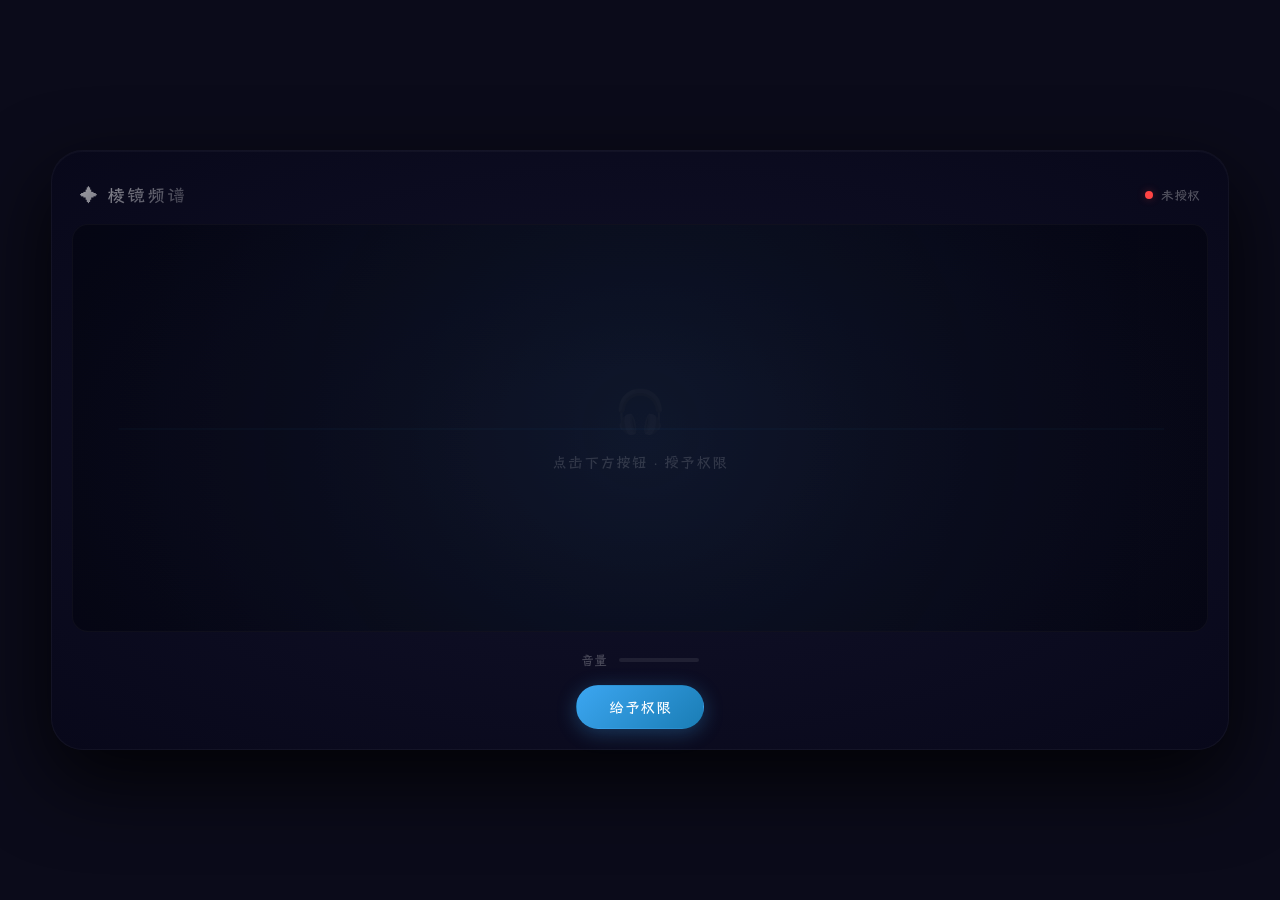
<file: GJX/H.html>
<!DOCTYPE html>
<html lang="zh-CN">
<head>
    <meta charset="UTF-8" />
    <!-- 修复：禁用移动端缩放 -->
    <meta name="viewport" content="width=device-width, initial-scale=1.0, maximum-scale=1.0, user-scalable=no" />
    <title>音频可视化</title>
    <style>
        /* === 严格按照你的字体声明 === */
        @font-face {
            font-family: 'MR-ZT';
            src: url('../zw.ttf') format('truetype');
            font-display: swap;
            unicode-range: U+4E00-9FFF;
        }
        @font-face {
            font-family: 'EnglishFont';
            src: url('../yw.ttf') format('truetype');
            font-display: swap;
            unicode-range: U+0020-007F, U+FF00-FFEF;
        }

        :root {
            --bg-deep: #0a0a14;
            --card-bg: rgba(18, 18, 36, 0.75);
            --text-primary: #e8e8f0;
            --text-secondary: #a0a0c0;
            --accent-1: #c4a0ff;
            --accent-2: #7eb8ff;
            --accent-3: #ffb8a0;
            --gold: #e0c080;
            --gold-bright: #f5d890;
            --glow-purple: rgba(160, 120, 255, 0.5);
            --glow-blue: rgba(100, 160, 255, 0.4);
            --glow-gold: rgba(224, 192, 128, 0.55);
            --border-subtle: rgba(255, 255, 255, 0.08);
            --border-glow: rgba(180, 160, 220, 0.35);
            --font-sans: 'MR-ZT', 'EnglishFont', 'Inter', 'PingFang SC', 'Microsoft YaHei', 'Helvetica Neue', sans-serif;
            --font-mono: 'MR-ZT', 'EnglishFont', monospace;
        }

        /* ---------- 全局重置（强制所有标签使用你定义的字体系列） ---------- */
        * { 
            margin: 0; 
            padding: 0; 
            box-sizing: border-box; 
            font-family: var(--font-sans); /* 关键！全局固定 */
        }
        
        body { 
            background: #0b0b1a; 
            display: flex; 
            justify-content: center; 
            align-items: center; 
            min-height: 100vh; 
            overflow: hidden; 
            -webkit-touch-callout: none; /* 全局禁用长按菜单 */
            -webkit-user-select: none;
            user-select: none;
        }

        /* 额外给画布加上一层防护 */
        canvas {
            -webkit-touch-callout: none;
            -webkit-user-select: none;
            user-select: none;
        }
   
        /* ---------- 主容器 ---------- */
        .container { position: relative; width: 92vw; max-width: 1200px; height: 70vh; max-height: 600px; background: radial-gradient(ellipse at center, #12122a 0%, #08081a 100%); border-radius: 32px; box-shadow: 0 30px 80px rgba(0, 0, 0, 0.8), inset 0 1px 1px rgba(255, 255, 255, 0.04); padding: 30px 20px 20px 20px; display: flex; flex-direction: column; border: 1px solid rgba(255, 255, 255, 0.04); }

        /* ---------- 顶部信息 ---------- */
        .header { display: flex; justify-content: space-between; align-items: center; padding: 0 8px 16px 8px; flex-shrink: 0; }
        .header h1 { font-size: 18px; font-weight: 500; color: rgba(255, 255, 255, 0.5); letter-spacing: 2px; text-transform: uppercase; background: linear-gradient(135deg, rgba(255, 255, 255, 0.6), rgba(255, 255, 255, 0.2)); -webkit-background-clip: text; -webkit-text-fill-color: transparent; background-clip: text; }
        .status { font-size: 13px; color: rgba(255, 255, 255, 0.3); display: flex; align-items: center; gap: 8px; }
        .status .dot { display: inline-block; width: 8px; height: 8px; border-radius: 50%; background: #ff4444; transition: background 0.3s ease; box-shadow: 0 0 8px rgba(255, 68, 68, 0.3); }
        .status .dot.active { background: #44ff88; box-shadow: 0 0 12px rgba(68, 255, 136, 0.6); animation: pulse-dot 1.2s ease-in-out infinite; }
        @keyframes pulse-dot { 0%, 100% { transform: scale(1); opacity: 1; } 50% { transform: scale(1.3); opacity: 0.6; } }

        /* ---------- Canvas 区域 ---------- */
        .canvas-wrapper { flex: 1; position: relative; border-radius: 16px; overflow: hidden; background: rgba(0, 0, 0, 0.3); border: 1px solid rgba(255, 255, 255, 0.03); }
        #visualizer { width: 100%; height: 100%; display: block; background: transparent; }

        /* ---------- 底部控制 ---------- */
        .controls { display: flex; flex-direction: column; align-items: center; justify-content: center; padding-top: 18px; flex-shrink: 0; gap: 16px; }
        .btn { -webkit-tap-highlight-color: transparent; background: rgba(255, 255, 255, 0.06); border: 1px solid rgba(255, 255, 255, 0.10); color: rgba(255, 255, 255, 0.7); padding: 10px 32px; border-radius: 40px; font-size: 15px; font-weight: 500; cursor: pointer; transition: all 0.25s ease; letter-spacing: 0.5px; backdrop-filter: blur(4px); outline: none; display: flex; align-items: center; justify-content: center; gap: 8px; }
        .btn:hover { background: rgba(255, 255, 255, 0.12); border-color: rgba(255, 255, 255, 0.2); color: #fff; transform: scale(1.02); box-shadow: 0 8px 30px rgba(0, 0, 0, 0.4); }
        .btn:active { transform: scale(0.96); }
        .btn.primary { background: linear-gradient(135deg, #3CA6F1, #1A7DB5); border-color: transparent; color: #fff; box-shadow: 0 4px 20px rgba(60, 166, 241, 0.3); }
        .btn.primary:hover { box-shadow: 0 8px 40px rgba(60, 166, 241, 0.5); transform: scale(1.03); background: linear-gradient(135deg, #4AB4FF, #238FCC); }
        .btn.primary:active { transform: scale(0.95); }

        /* --- 蓝色音量条 --- */
        .volume-indicator { display: flex; align-items: center; gap: 12px; color: rgba(255, 255, 255, 0.25); font-size: 13px; }
        .volume-bar { width: 80px; height: 4px; background: rgba(255, 255, 255, 0.08); border-radius: 4px; overflow: hidden; }
        .volume-bar .fill { height: 100%; width: 0%; border-radius: 4px; background: linear-gradient(90deg, #3CA6F1, #1A7DB5); transition: width 0.08s linear; }

        /* ---------- 响应式 ---------- */
        @media (max-width: 700px) { .container { width: 96vw; height: 55vh; padding: 16px 12px 12px 12px; border-radius: 20px; } .header h1 { font-size: 14px; } .btn { padding: 8px 20px; font-size: 13px; } .volume-bar { width: 50px; } .volume-indicator { font-size: 11px; } }
        @media (max-width: 450px) { .container { height: 50vh; padding: 12px 8px 8px 8px; border-radius: 16px; } .header h1 { font-size: 12px; } .btn { padding: 6px 14px; font-size: 12px; } .volume-bar { width: 36px; } .status { font-size: 11px; } }

        /* ---------- 加载提示 ---------- */
        .loading-tip { position: absolute; inset: 0; display: flex; flex-direction: column; justify-content: center; align-items: center; color: rgba(255, 255, 255, 0.15); font-size: 15px; letter-spacing: 1px; pointer-events: none; transition: opacity 0.6s ease; gap: 12px; }
        .loading-tip .big-icon { font-size: 42px; opacity: 0.5; }
        .loading-tip.hidden { opacity: 0; }
    </style>
</head>
<body>

    <div class="container">
        <!-- 顶部 -->
        <div class="header">
            <h1>✦ 棱镜频谱</h1>
            <div class="status">
                <span class="dot" id="statusDot"></span>
                <span id="statusText">未授权</span>
            </div>
        </div>

        <!-- Canvas -->
        <div class="canvas-wrapper">
            <canvas id="visualizer"></canvas>
            <div class="loading-tip" id="loadingTip">
                <span class="big-icon">🎧</span>
                <span>点击下方按钮 · 授予权限</span>
            </div>
        </div>

        <!-- 底部 (音量在中间，按钮在下方) -->
        <div class="controls">
            <div class="volume-indicator">
                <span>音量</span>
                <div class="volume-bar">
                    <div class="fill" id="volumeFill"></div>
                </div>
            </div>
            <button class="btn primary" id="startBtn">
                <span id="btnLabel">给予权限</span>
            </button>
        </div>
    </div>

    <script>
        (function() {
            'use strict';

            // 修复：强制屏蔽长按菜单 (右键/系统上下文菜单)
            document.addEventListener('contextmenu', function(e) {
                e.preventDefault();
                return false;
            });
            // 阻止鼠标/触控板选择文本
            document.addEventListener('selectstart', function(e) {
                e.preventDefault();
                return false;
            });

            // ---------- DOM 引用 ----------
            const canvas = document.getElementById('visualizer');
            const ctx = canvas.getContext('2d');
            const startBtn = document.getElementById('startBtn');
            const btnLabel = document.getElementById('btnLabel');
            const statusDot = document.getElementById('statusDot');
            const statusText = document.getElementById('statusText');
            const volumeFill = document.getElementById('volumeFill');
            const loadingTip = document.getElementById('loadingTip');

            // ---------- 尺寸管理 ----------
            let W = 0, H = 0;
            const DPR = window.devicePixelRatio || 1;

            function resizeCanvas() {
                const rect = canvas.parentElement.getBoundingClientRect();
                W = rect.width; H = rect.height;
                canvas.width = W * DPR; canvas.height = H * DPR;
                canvas.style.width = W + 'px'; canvas.style.height = H + 'px';
                ctx.scale(DPR, DPR);
            }
            window.addEventListener('resize', resizeCanvas);

            // ---------- 音频相关 ----------
            let audioContext = null, analyser = null, dataArray = null;
            let isRunning = false, isInitialized = false;
            let smoothValues = new Float32Array(128);
            let targetValues = new Float32Array(128);

            // ---------- 启动音频 ----------
            async function startAudio() {
                if (isInitialized) {
                    if (audioContext && audioContext.state === 'suspended') {
                        await audioContext.resume();
                        isRunning = true;
                        updateUIState(true);
                    }
                    return;
                }
                try {
                    const stream = await navigator.mediaDevices.getUserMedia({
                        audio: { echoCancellation: false, noiseSuppression: false, autoGainControl: false },
                    });
                    audioContext = new (window.AudioContext || window.webkitAudioContext)();
                    const source = audioContext.createMediaStreamSource(stream);
                    analyser = audioContext.createAnalyser();
                    analyser.fftSize = 256;
                    analyser.smoothingTimeConstant = 0.8;
                    source.connect(analyser);
                    dataArray = new Uint8Array(analyser.frequencyBinCount);

                    for (let i = 0; i < 128; i++) { smoothValues[i] = 0; targetValues[i] = 0; }

                    isInitialized = true;
                    isRunning = true;
                    loadingTip.classList.add('hidden');
                    updateUIState(true);
                    if (audioContext.state === 'suspended') await audioContext.resume();

                    if (!window._animRunning) {
                        window._animRunning = true;
                        animate();
                    }
                } catch (err) {
                    console.error('麦克风启动失败:', err);
                    alert('无法访问麦克风，请检查权限设置。\n' + err.message);
                    updateUIState(false);
                }
            }

            function stopAudio() {
                if (audioContext && audioContext.state === 'running') audioContext.suspend();
                isRunning = false;
                updateUIState(false);
            }

            function toggleAudio() {
                if (!isInitialized) { startAudio(); return; }
                if (isRunning) stopAudio(); else startAudio();
            }

            function updateUIState(active) {
                if (active) {
                    statusDot.className = 'dot active';
                    statusText.textContent = '监听中';
                    btnLabel.textContent = '暂停';
                } else {
                    statusDot.className = 'dot';
                    statusText.textContent = isInitialized ? '暂停中' : '未授权';
                    btnLabel.textContent = isInitialized ? '继续' : '给予权限';
                }
            }

            // ---------- 核心绘制 ----------
            function draw() {
                if (!W || !H) return;
                ctx.clearRect(0, 0, W, H);

                const grad = ctx.createRadialGradient(W / 2, H / 2, 0, W / 2, H / 2, W * 0.7);
                grad.addColorStop(0, 'rgba(60, 166, 241, 0.08)');
                grad.addColorStop(1, 'rgba(0,0,0,0)');
                ctx.fillStyle = grad;
                ctx.fillRect(0, 0, W, H);

                const freqCount = analyser ? analyser.frequencyBinCount : 128;
                if (analyser && isRunning) {
                    analyser.getByteFrequencyData(dataArray);
                    for (let i = 0; i < freqCount; i++) {
                        targetValues[i] = dataArray[i] / 255;
                    }
                } else if (!isRunning && isInitialized) {
                    for (let i = 0; i < freqCount; i++) targetValues[i] = 0;
                } else {
                    for (let i = 0; i < freqCount; i++) { targetValues[i] = 0; smoothValues[i] = 0; }
                }

                const lerpSpeed = 0.18;
                let totalVolume = 0;
                for (let i = 0; i < freqCount; i++) {
                    smoothValues[i] += (targetValues[i] - smoothValues[i]) * lerpSpeed;
                    if (isRunning && targetValues[i] > 0.02) {
                        const jitter = (Math.random() - 0.5) * 0.03;
                        smoothValues[i] = Math.max(0, Math.min(1, smoothValues[i] + jitter));
                    }
                    totalVolume += smoothValues[i];
                }

                const avgVolume = totalVolume / freqCount;
                volumeFill.style.width = (avgVolume * 100) + '%';

                const BAR_COUNT = 64;
                const centerY = H / 2;
                const maxHeight = centerY - 20;

                const totalWidth = W * 0.92;
                const barWidth = (totalWidth / BAR_COUNT) * 0.75;
                const gap = (totalWidth / BAR_COUNT) * 0.25;
                const startX = (W - totalWidth) / 2;

                const halfCount = BAR_COUNT / 2;

                for (let i = 0; i < BAR_COUNT; i++) {
                    const distFromCenter = Math.abs(i - halfCount);
                    const freqIndex = 2 + Math.floor((distFromCenter / halfCount) * (freqCount - 3));
                    
                    let val = smoothValues[freqIndex] || 0;
                    const height = val * maxHeight;
                    if (height < 0.5) continue;

                    const x = startX + i * (barWidth + gap);
                    const topY = centerY - height;
                    const bottomY = centerY + height;

                    const hueBase = 206 + (i / BAR_COUNT) * 20; 
                    const lightOffset = (i / BAR_COUNT) * 30;
                    const sat = 70 + 20 * val;
                    const light = 40 + lightOffset + 40 * val;

                    const mainColor = `hsl(${hueBase}, ${sat}%, ${light}%)`;
                    const highlightColor = `hsl(${hueBase + 5}, ${sat + 10}%, ${light + 20}%)`;
                    const shadowColor = `hsl(${hueBase}, ${sat - 10}%, ${light - 25}%)`;

                    const radius = Math.min(barWidth / 2, height);
                    ctx.beginPath();
                    ctx.moveTo(x + radius, topY);
                    ctx.lineTo(x + barWidth - radius, topY);
                    ctx.quadraticCurveTo(x + barWidth, topY, x + barWidth, topY + radius);
                    ctx.lineTo(x + barWidth, bottomY - radius);
                    ctx.quadraticCurveTo(x + barWidth, bottomY, x + barWidth - radius, bottomY);
                    ctx.lineTo(x + radius, bottomY);
                    ctx.quadraticCurveTo(x, bottomY, x, bottomY - radius);
                    ctx.lineTo(x, topY + radius);
                    ctx.quadraticCurveTo(x, topY, x + radius, topY);
                    ctx.closePath();

                    const gradBar = ctx.createLinearGradient(x, topY, x, bottomY);
                    gradBar.addColorStop(0, highlightColor);
                    gradBar.addColorStop(0.5, mainColor);
                    gradBar.addColorStop(1, shadowColor);
                    ctx.fillStyle = gradBar;
                    ctx.fill();

                    if (val > 0.05) {
                        ctx.shadowColor = `hsla(${hueBase}, 90%, 70%, ${val * 0.3})`;
                        ctx.shadowBlur = 12;
                        ctx.fillStyle = `hsla(${hueBase}, 100%, 80%, ${val * 0.05})`;
                        ctx.fill();
                        ctx.shadowBlur = 0;
                    }
                }

                ctx.beginPath();
                ctx.moveTo(startX, centerY);
                ctx.lineTo(startX + totalWidth, centerY);
                ctx.strokeStyle = 'rgba(60, 166, 241, 0.06)';
                ctx.lineWidth = 1;
                ctx.stroke();

                if (isRunning) {
                    for (let i = 0; i < BAR_COUNT; i += 4) {
                        const distFromCenter = Math.abs(i - BAR_COUNT/2);
                        const freqIndex = 2 + Math.floor((distFromCenter / (BAR_COUNT/2)) * (freqCount - 3));
                        const val = smoothValues[freqIndex];
                        if (val > 0.15) {
                            const x = startX + i * (barWidth + gap) + barWidth / 2;
                            const height = val * maxHeight;
                            for (let side of [-1, 1]) {
                                const y = centerY + side * height;
                                const size = 1 + val * 2;
                                ctx.beginPath();
                                ctx.arc(x, y, size, 0, Math.PI * 2);
                                ctx.fillStyle = `hsla(0, 0%, 100%, ${val * 0.1})`;
                                ctx.fill();
                            }
                        }
                    }
                }
            }

            function animate() {
                draw();
                requestAnimationFrame(animate);
            }

            function init() {
                resizeCanvas();
                draw();
                startBtn.addEventListener('click', toggleAudio);
                document.addEventListener('keydown', (e) => {
                    if (e.target.tagName === 'INPUT' || e.target.tagName === 'TEXTAREA') return;
                    if (e.code === 'Space') { e.preventDefault(); toggleAudio(); }
                });
                window.addEventListener('resize', resizeCanvas);
                if (!window._animRunning) {
                    window._animRunning = true;
                    animate();
                }
                updateUIState(false);
            }

            if (document.readyState === 'complete') init();
            else window.addEventListener('load', init);
        })();
    </script>
</body>
</html>
</file>
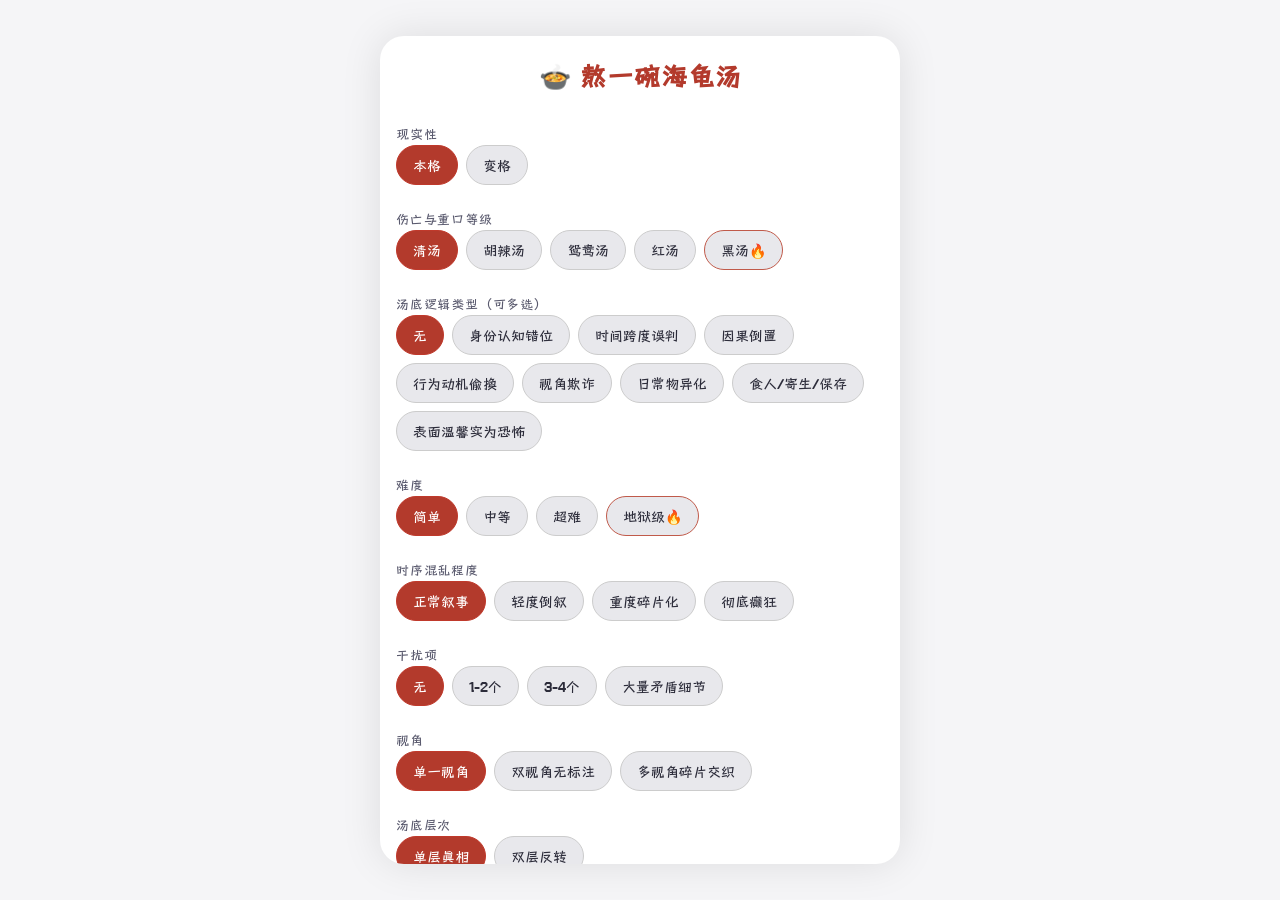
<file: GJX/K.html>
<!DOCTYPE html>
<html lang="zh-CN">
<head>
    <meta charset="UTF-8">
    <meta name="viewport" content="width=device-width, initial-scale=1.0, maximum-scale=1.0, user-scalable=no, viewport-fit=cover">
    <title>海龟汤 · AI推理工坊</title>
    <style>
        /* ---------- 基础变量与浅色主题（默认） ---------- */
        @font-face {
            font-family: 'ZWFont';
            src: url('../zw.ttf') format('truetype');
            font-display: swap;
            /* 仅作用于中文汉字 */
            unicode-range: U+4E00-U+9FA5;
        }
        @font-face {
            font-family: 'YWFont';
            src: url('../yw.ttf') format('truetype');
            font-display: swap;
            /* 英文、数字、标点、符号 */
            unicode-range: U+0000-U+007F, U+FF00-U+FFEF;
        }
        * {
            margin: 0;
            padding: 0;
            box-sizing: border-box;
            -webkit-tap-highlight-color: transparent;
            outline: none;
            /* 优先级：中文字体 > 西文字体 > 兜底系统字体 */
            font-family: 'YWFont', 'ZWFont', 'PingFang SC', 'Microsoft YaHei', 'Segoe UI', system-ui, sans-serif;
        }

        body {
            background: #f5f5f7;   /* 浅色背景 */
            color: #1e1e2a;        /* 深色文字 */
            transition: background 0.2s, color 0.2s;
            display: flex;
            justify-content: center;
            align-items: center;
            height: 100vh;
        }

        .app {
            width: 100%;
            max-width: 520px;
            height: 100vh;
            background: #ffffff;
            display: flex;
            flex-direction: column;
            box-shadow: 0 0 40px rgba(0,0,0,0.1);
            position: relative;
            overflow: hidden;
            transition: background 0.2s;
        }

        @media (min-width: 520px) {
            .app {
                border-radius: 24px;
                height: 92vh;
                margin: 20px;
            }
        }

        .card {
            background: #f0f0f2;
            border-radius: 18px;
            padding: 18px;
            margin: 12px 16px;
            border: 1px solid #ddd;
            transition: background 0.2s, border 0.2s;
        }

        .param-panel {
            flex: 1;
            overflow-y: auto;
            padding: 20px 16px 30px;
            display: flex;
            flex-direction: column;
            gap: 24px;
        }

        .param-panel h2 {
            text-align: center;
            color: #b33a2c;
            font-size: 26px;
            margin-bottom: 6px;
            letter-spacing: 1px;
        }

        .choice-group .label {
            font-size: 13px;
            color: #5a5a6e;
            letter-spacing: 0.8px;
            margin-bottom: 2px;
        }

        .choice-row {
            display: flex;
            flex-wrap: wrap;
            gap: 8px;
        }

        .choice-btn {
            padding: 9px 16px;
            border-radius: 20px;
            background: #e8e8ec;
            border: 1px solid #ccc;
            color: #2c2c3a;
            font-size: 14px;
            cursor: pointer;
            transition: 0.2s;
            user-select: none;
        }

        .choice-btn.selected {
            background: #b33a2c;
            border-color: #c0392b;
            color: #fff;
            font-weight: 500;
        }

        .choice-btn:active {
            background: #d0d0d8;
        }

        .choice-btn.selected:active {
            background: #9e2a1e;
        }

        .choice-btn.danger {
            border-color: #c05a4a;
        }

        .start-btn {
            width: 100%;
            padding: 16px;
            border-radius: 28px;
            background: #c0392b;
            border: none;
            color: white;
            font-size: 18px;
            font-weight: bold;
            letter-spacing: 1px;
            cursor: pointer;
            transition: 0.2s;
            margin-top: 10px;
        }

        .start-btn:active {
            background: #a93226;
        }

        .loading-panel {
            flex: 1;
            display: flex;
            flex-direction: column;
            justify-content: center;
            align-items: center;
            gap: 20px;
            color: #6c6c80;
        }

        .spinner {
            width: 40px;
            height: 40px;
            border: 3px solid #ddd;
            border-top-color: #c0392b;
            border-radius: 50%;
            animation: spin 0.8s linear infinite;
        }

        @keyframes spin {
            to { transform: rotate(360deg); }
        }

        .mode-panel {
            flex: 1;
            display: flex;
            flex-direction: column;
            justify-content: center;
            align-items: center;
            gap: 32px;
            padding: 30px;
        }

        .mode-panel h3 {
            color: #b33a2c;
            font-size: 20px;
        }

        .mode-cards {
            display: flex;
            flex-wrap: wrap;
            gap: 16px;
            justify-content: center;
            width: 100%;
        }

        .mode-card {
            flex: 1 1 180px;
            background: #f0f0f2;
            border: 2px solid #ddd;
            border-radius: 20px;
            padding: 30px 20px;
            text-align: center;
            cursor: pointer;
            transition: 0.2s;
        }

        .mode-card:active {
            background: #e4e4e8;
        }

        .mode-card .icon {
            font-size: 40px;
            margin-bottom: 12px;
        }

        .mode-card .mode-title {
            font-size: 18px;
            font-weight: bold;
            color: #1e1e2a;
            margin-bottom: 6px;
        }

        .mode-card .mode-desc {
            font-size: 13px;
            color: #7a7a8a;
        }

        .soup-card {
            background: #f0f0f2;
            margin: 12px 16px 6px;
            padding: 18px;
            border-radius: 16px;
            border-left: 4px solid #c0392b;
            flex-shrink: 0;
        }

        .soup-text {
            font-size: 17px;
            line-height: 1.6;
            color: #1e1e2a;
            white-space: pre-wrap;
            word-break: break-word;
            margin-bottom: 10px;
        }

        .soup-tags {
            display: flex;
            gap: 6px;
            flex-wrap: wrap;
        }

        .tag {
            font-size: 12px;
            padding: 4px 12px;
            border-radius: 20px;
            background: #ddd;
            color: #3a3a4a;
        }

        .tag.red {
            background: #e8b4b4;
            color: #a03322;
        }

        .tag.black {
            background: #ccc;
            color: #111;
        }

        .tag.clear {
            background: #c5e0f0;
            color: #1a5a7a;
        }

        .tag.warning {
            background: #f0d8a0;
            color: #8a5a1a;
        }

        .chat-area {
            flex: 1;
            overflow-y: auto;
            padding: 10px 16px;
            display: flex;
            flex-direction: column;
            gap: 12px;
            -webkit-overflow-scrolling: touch;
        }

        .bubble {
            max-width: 85%;
            padding: 10px 15px;
            border-radius: 18px;
            font-size: 15px;
            line-height: 1.5;
            word-break: break-word;
            animation: fadeUp 0.2s ease;
        }

        @keyframes fadeUp {
            from { opacity: 0; transform: translateY(8px); }
            to { opacity: 1; transform: translateY(0); }
        }

        .bubble.user {
            background: #cfe4ff;
            color: #1a2a3a;
            align-self: flex-end;
            border-bottom-right-radius: 4px;
        }

        .bubble.ai {
            background: #f0d0d0;
            color: #a03030;
            align-self: flex-start;
            border-bottom-left-radius: 4px;
            font-weight: 500;
        }

        .bubble.system {
            background: #e8e8ec;
            color: #6a6a7a;
            align-self: center;
            font-size: 13px;
            border-radius: 12px;
            text-align: center;
            max-width: 90%;
        }

        .input-bar {
            background: #f5f5f7;
            padding: 10px 16px;
            display: flex;
            gap: 8px;
            align-items: center;
            border-top: 1px solid #ddd;
            flex-shrink: 0;
        }

        .input-bar input {
            flex: 1;
            background: #fff;
            border: 1px solid #ccc;
            border-radius: 24px;
            padding: 12px 16px;
            color: #1e1e2a;
            font-size: 15px;
            outline: none;
        }

        .input-bar input:focus {
            border-color: #c0392b;
        }

        .text-btn {
            background: #e8e8ec;
            border: none;
            color: #2c2c3a;
            font-size: 14px;
            padding: 10px 16px;
            border-radius: 20px;
            cursor: pointer;
            transition: 0.2s;
            white-space: nowrap;
        }

        .text-btn:active {
            background: #d0d0d8;
        }

        .copy-inline {
            display: block;
            margin-left: auto;
            background: #ddd;
            border: none;
            color: #2c2c3a;
            padding: 6px 14px;
            border-radius: 16px;
            font-size: 12px;
            cursor: pointer;
            margin-top: 8px;
            transition: 0.2s;
        }

        .copy-inline:active {
            background: #ccc;
        }

        .showcase {
            flex: 1;
            overflow-y: auto;
            padding: 16px;
            display: flex;
            flex-direction: column;
            gap: 16px;
        }

        .showcase .copy-btn {
            background: #e8e8ec;
            border: 1px solid #ccc;
            color: #2c2c3a;
            padding: 10px 20px;
            border-radius: 20px;
            cursor: pointer;
            font-size: 14px;
            align-self: center;
        }

        .showcase .copy-btn:active {
            background: #d0d0d8;
        }

        .hidden {
            display: none !important;
        }

        .enter-hint {
            text-align: center;
            font-size: 12px;
            color: #8a8a9a;
            margin-top: 4px;
        }

        /* ---------- 深色模式（dark-mode）覆盖 ---------- */
        body.dark-mode {
            background: #121217;
            color: #e0e0e0;
        }

        body.dark-mode .app {
            background: #1a1a22;
            box-shadow: 0 0 40px rgba(0,0,0,0.7);
        }

        body.dark-mode .card {
            background: #24242e;
            border-color: #333;
        }

        body.dark-mode .param-panel h2 {
            color: #f0d9b5;
        }

        body.dark-mode .choice-group .label {
            color: #aaa;
        }

        body.dark-mode .choice-btn {
            background: #2a2a35;
            border-color: #3a3a45;
            color: #ccc;
        }

        body.dark-mode .choice-btn.selected {
            background: #b33a2c;
            border-color: #c0392b;
            color: #fff;
        }

        body.dark-mode .choice-btn:active {
            background: #3a3a48;
        }

        body.dark-mode .choice-btn.danger {
            border-color: #a0402a;
        }

        body.dark-mode .soup-card {
            background: #24242e;
            border-left-color: #c0392b;
        }

        body.dark-mode .soup-text {
            color: #f0d9b5;
        }

        body.dark-mode .tag {
            background: #3a3a44;
            color: #ccc;
        }

        body.dark-mode .tag.red {
            background: #6b2c2c;
            color: #f5c6c6;
        }

        body.dark-mode .tag.black {
            background: #1f1f1f;
            color: #aaa;
        }

        body.dark-mode .tag.clear {
            background: #2c3e50;
            color: #a6d9f7;
        }

        body.dark-mode .tag.warning {
            background: #553a1a;
            color: #f0c060;
        }

        body.dark-mode .bubble.user {
            background: #2b5278;
            color: #fff;
        }

        body.dark-mode .bubble.ai {
            background: #371818;
            color: #e07070;
        }

        body.dark-mode .bubble.system {
            background: #1e1e26;
            color: #aaa;
        }

        body.dark-mode .input-bar {
            background: #1f1f28;
            border-top-color: #333;
        }

        body.dark-mode .input-bar input {
            background: #121217;
            border-color: #3a3a44;
            color: #fff;
        }

        body.dark-mode .text-btn {
            background: #2a2a35;
            color: #ddd;
        }

        body.dark-mode .text-btn:active {
            background: #3a3a48;
        }

        body.dark-mode .copy-inline {
            background: #333;
            color: #ddd;
        }

        body.dark-mode .copy-inline:active {
            background: #555;
        }

        body.dark-mode .showcase .copy-btn {
            background: #2a2a35;
            border-color: #444;
            color: #ddd;
        }

        body.dark-mode .showcase .copy-btn:active {
            background: #3a3a48;
        }

        body.dark-mode .enter-hint {
            color: #888;
        }

        body.dark-mode .mode-card {
            background: #24242e;
            border-color: #3a3a44;
        }

        body.dark-mode .mode-card .mode-title {
            color: #e0e0e0;
        }

        body.dark-mode .mode-card .mode-desc {
            color: #888;
        }

        body.dark-mode .mode-panel h3 {
            color: #f0d9b5;
        }
/* ---------- 自定义弹窗样式 ---------- */
        .modal-overlay {
            position: fixed;
            top: 0;
            left: 0;
            width: 100%;
            height: 100%;
            background: rgba(0, 0, 0, 0.4);
            backdrop-filter: blur(8px);
            -webkit-backdrop-filter: blur(8px);
            display: flex;
            align-items: center;
            justify-content: center;
            z-index: 3000;
            opacity: 0;
            visibility: hidden;
            transition: opacity 0.5s ease, visibility 0.5s ease;
        }
        .modal-overlay.show {
            opacity: 1;
            visibility: visible;
        }
        .modal-card {
            background: white;
            border-radius: 24px;
            padding: 24px 22px;
            max-width: 400px;
            width: 85%;
            box-shadow: 0 20px 40px rgba(0, 0, 0, 0.2);
            transform: scale(0.9);
            transition: transform 0.5s ease, background 0.3s;
            border: 1px solid rgba(255, 255, 255, 0.1);
        }
        .modal-overlay.show .modal-card {
            transform: scale(1);
        }
        .modal-title {
            font-size: 18px;
            font-weight: 600;
            margin-bottom: 16px;
            display: flex;
            align-items: center;
            gap: 8px;
        }
        .modal-message {
            color: #475569;
            margin-bottom: 24px;
            line-height: 1.5;
            font-size: 15px;
        }
        .modal-buttons {
            display: flex;
            gap: 12px;
            justify-content: flex-end;
        }
        .modal-btn {
            padding: 10px 22px;
            border-radius: 30px;
            font-size: 15px;
            font-weight: 600;
            border: none;
            cursor: pointer;
            transition: all 0.15s ease;
            border: 1px solid transparent;
        }
        .modal-btn.confirm {
            background: #c0392b;
            color: white;
        }
        .modal-btn.confirm:active {
            transform: scale(0.95);
        }
        /* 以下为 Toast 提示样式（必须保留） */
        .toast-container {
            position: fixed;
            top: 20px;
            left: 50%;
            transform: translateX(-50%);
            z-index: 9999;
            pointer-events: none;
            display: flex;
            justify-content: center;
        }
        .toast {
            display: inline-block;
            background: #c0392b;
            color: white;
            padding: 10px 20px;
            border-radius: 12px;
            font-size: 14px;
            font-weight: 500;
            text-align: center;
            white-space: nowrap;
            box-shadow: 0 4px 12px rgba(0,0,0,0.2);
            backdrop-filter: blur(4px);
            animation: toastFadeIn 0.25s ease forwards;
        }
        body.dark-mode .toast {
            background: #e05a4a;
            color: white;
        }
        @keyframes toastFadeIn {
            0% { opacity: 0; transform: translateY(-20px); }
            100% { opacity: 1; transform: translateY(0); }
        }
        @keyframes toastFadeOut {
            0% { opacity: 1; transform: translateY(0); }
            100% { opacity: 0; transform: translateY(-20px); }
        }
    </style>
</head>
<body>
<div class="app" id="app">
    <!-- 参数面板 -->
    <div class="param-panel" id="paramPanel">
        <h2>🍲 熬一碗海龟汤</h2>
        <div class="choice-group" id="realityGroup"><div class="label">现实性</div><div class="choice-row"><div class="choice-btn selected" data-value="本格">本格</div><div class="choice-btn" data-value="变格">变格</div></div></div>
        <div class="choice-group" id="casualtyGroup"><div class="label">伤亡与重口等级</div><div class="choice-row"><div class="choice-btn selected" data-value="清汤">清汤</div><div class="choice-btn" data-value="胡辣汤">胡辣汤</div><div class="choice-btn" data-value="鸳鸯汤">鸳鸯汤</div><div class="choice-btn" data-value="红汤">红汤</div><div class="choice-btn danger" data-value="黑汤">黑汤🔥</div></div></div>
        <div class="choice-group" id="logicGroup"><div class="label">汤底逻辑类型（可多选）</div><div class="choice-row" id="logicRow"><div class="choice-btn selected" data-value="无" id="logicNoneBtn">无</div><div class="choice-btn" data-value="身份认知错位">身份认知错位</div><div class="choice-btn" data-value="时间跨度误判">时间跨度误判</div><div class="choice-btn" data-value="因果倒置">因果倒置</div><div class="choice-btn" data-value="行为动机偷换">行为动机偷换</div><div class="choice-btn" data-value="视角欺诈">视角欺诈</div><div class="choice-btn" data-value="日常物异化">日常物异化</div><div class="choice-btn" data-value="隐藏的食人/寄生/病态保存">食人/寄生/保存</div><div class="choice-btn" data-value="表面温馨实为恐怖">表面温馨实为恐怖</div></div></div>
        <div class="choice-group" id="difficultyGroup"><div class="label">难度</div><div class="choice-row"><div class="choice-btn selected" data-value="简单">简单</div><div class="choice-btn" data-value="中等">中等</div><div class="choice-btn" data-value="超难">超难</div><div class="choice-btn danger" data-value="地狱级">地狱级🔥</div></div></div>
        <div class="choice-group" id="timeGroup"><div class="label">时序混乱程度</div><div class="choice-row"><div class="choice-btn selected" data-value="正常叙事">正常叙事</div><div class="choice-btn" data-value="轻度倒叙">轻度倒叙</div><div class="choice-btn" data-value="重度碎片化">重度碎片化</div><div class="choice-btn" data-value="彻底癫狂">彻底癫狂</div></div></div>
        <div class="choice-group" id="noiseGroup"><div class="label">干扰项</div><div class="choice-row"><div class="choice-btn selected" data-value="无">无</div><div class="choice-btn" data-value="1-2个">1-2个</div><div class="choice-btn" data-value="3-4个">3-4个</div><div class="choice-btn" data-value="大量自相矛盾的细节">大量矛盾细节</div></div></div>
        <div class="choice-group" id="perspectiveGroup"><div class="label">视角</div><div class="choice-row"><div class="choice-btn selected" data-value="单一视角">单一视角</div><div class="choice-btn" data-value="双视角无标注">双视角无标注</div><div class="choice-btn" data-value="多视角碎片交织">多视角碎片交织</div></div></div>
        <div class="choice-group" id="layersGroup"><div class="label">汤底层次</div><div class="choice-row"><div class="choice-btn selected" data-value="单层真相">单层真相</div><div class="choice-btn" data-value="双层反转">双层反转</div></div></div>
        <button class="start-btn" id="startCookingBtn">开始熬汤</button>
    </div>

    <!-- 加载 -->
    <div class="loading-panel hidden" id="loadingPanel"><div class="spinner"></div><span>正在熬制浓汤，请稍候...</span></div>

    <!-- 模式选择 -->
    <div class="mode-panel hidden" id="modePanel">
        <h3>🍲 汤已熬好，请选择食用方式</h3>
        <div class="mode-cards">
            <div class="mode-card" id="modeShowBtn"><div class="icon">📋</div><div class="mode-title">完整展示</div><div class="mode-desc">查看汤面+汤底，拿去和朋友玩</div></div>
            <div class="mode-card" id="modePlayBtn"><div class="icon">💬</div><div class="mode-title">AI 主持</div><div class="mode-desc">与AI一起盘问，猜出真相</div></div>
        </div>
    </div>

    <!-- 完整展示 -->
    <div class="showcase hidden" id="showcasePanel">
        <div class="soup-card"><div class="soup-text" id="showSoupText"></div><div class="soup-tags" id="showSoupTags"></div><button class="copy-inline" data-target="showSoupText">复制全文</button></div>
        <div class="card"><div style="color:#b33a2c; font-weight:bold;">📊 汤底信息</div><div id="showMeta" style="font-size:14px;"></div><button class="copy-inline" data-target="showMeta">复制全文</button></div>
        <div class="card"><div style="color:#b33a2c; font-weight:bold;">🔍 完整汤底</div><div id="showFullBase" style="font-size:15px; white-space:pre-wrap;"></div><button class="copy-inline" data-target="showFullBase">复制全文</button></div>
        <button class="copy-btn" id="backToConfigFromShow">↩️返回熬汤</button>
    </div>

    <!-- AI主持界面 -->
    <div class="hidden" id="gamePanel" style="flex:1; display:flex; flex-direction:column; min-height:0;">
        <div class="soup-card"><div class="soup-text" id="gameSoupText"></div><div class="soup-tags" id="gameSoupTags"></div></div>
        <div class="counters" id="counterDisplay">提问次数: -- | 提示次数: --</div>
        <div class="chat-area" id="chatArea"></div>
        <div class="enter-hint">回车发送消息（😘玩得开心呀🥰）</div>
        <div class="input-bar" id="inputBar"><input type="text" id="userInput" placeholder="输入你的问题..." autocomplete="off"></div>
        <div style="display:flex; gap:8px; justify-content:center; padding:8px 16px 16px;" id="gameActions">
            <button class="text-btn" id="hintBtn">索要提示</button>
            <button class="text-btn" id="revealBtn">揭晓答案</button>
        </div>
        <button class="text-btn hidden" id="backToConfigFromGame" style="margin:8px 16px 16px; align-self:center;">↩️ 返回熬汤</button>
    </div>
</div>

<!-- Toast 容器 -->
<div class="toast-container" id="toastContainer"></div>

<script>
    (function() {
        // ========== Toast 系统 ==========
        let toastTimer = null;
        let currentToast = null;

        function showToast(message) {
            const container = document.getElementById('toastContainer');
            if (!container) return;
            if (currentToast) {
                currentToast.remove();
                currentToast = null;
            }
            if (toastTimer) clearTimeout(toastTimer);
            const toast = document.createElement('div');
            toast.className = 'toast';
            toast.textContent = message;
            container.appendChild(toast);
            currentToast = toast;
            toastTimer = setTimeout(() => {
                if (currentToast === toast) {
                    toast.style.animation = 'toastFadeOut 0.2s ease forwards';
                    toast.addEventListener('animationend', () => {
                        if (toast.parentNode) toast.remove();
                        if (currentToast === toast) currentToast = null;
                    }, { once: true });
                    toastTimer = null;
                }
            }, 2000);
        }

// ========== 主题跟随工具箱 ==========
        function applyTheme() {
            var toolboxTheme = localStorage.getItem('toolbox_theme');
            var isDark = false;
            if (toolboxTheme === 'glass' || toolboxTheme === 'neon') {
                isDark = true;
            } else if (toolboxTheme === 'milk' || toolboxTheme === 'candy') {
                isDark = false;
            } else {
                isDark = window.matchMedia && window.matchMedia('(prefers-color-scheme: dark)').matches;
            }
            if (isDark) document.body.classList.add('dark-mode');
            else document.body.classList.remove('dark-mode');
        }
        applyTheme();
        if (window.matchMedia) {
            var mediaQuery = window.matchMedia('(prefers-color-scheme: dark)');
            mediaQuery.addEventListener('change', function() {
                applyTheme();
            });
        }
        window.addEventListener('storage', function(e) {
            if (e.key === 'toolbox_theme') applyTheme();
        });
        // ========== API 相关变量 ==========
        const API_KEY = localStorage.getItem('deepseek_api_key');
        const API_URL = 'https://api.deepseek.com/v1/chat/completions';
        const MODEL = 'deepseek-chat';

        let currentParams = {};
        let soupText = '';
        let soupBase = '';
        let fullMeta = '';
        let maxQuestions = 8;
        let maxHints = 2;
        let questionsLeft = 0;
        let hintsLeft = 0;
        let gameActive = false;
        let conversationHistory = [];

        // DOM 元素
        const paramPanel = document.getElementById('paramPanel');
        const loadingPanel = document.getElementById('loadingPanel');
        const modePanel = document.getElementById('modePanel');
        const showcasePanel = document.getElementById('showcasePanel');
        const gamePanel = document.getElementById('gamePanel');
        const chatArea = document.getElementById('chatArea');
        const userInput = document.getElementById('userInput');
        const inputBar = document.getElementById('inputBar');
        const gameActions = document.getElementById('gameActions');
        const backToConfigFromGame = document.getElementById('backToConfigFromGame');
        const counterDisplay = document.getElementById('counterDisplay');
        const hintBtn = document.getElementById('hintBtn');
        const revealBtn = document.getElementById('revealBtn');

        function updateCountersUI() {
            counterDisplay.innerText = `提问次数: ${questionsLeft} | 提示次数: ${hintsLeft}`;
            if (hintBtn) hintBtn.disabled = !(gameActive && questionsLeft > 0 && hintsLeft > 0);
        }

        function addChatBubble(role, text) {
            const bubble = document.createElement('div');
            bubble.className = `bubble ${role}`;
            bubble.textContent = text;
            chatArea.appendChild(bubble);
            chatArea.scrollTop = chatArea.scrollHeight;
        }

        function endGame() {
            gameActive = false;
            if (userInput) userInput.disabled = true;
            if (inputBar) inputBar.classList.add('hidden');
            if (gameActions) gameActions.classList.add('hidden');
            if (backToConfigFromGame) backToConfigFromGame.classList.remove('hidden');
            addChatBubble('system', '游戏已结束');
        }

        async function callDeepSeek(messages) {
            if (!API_KEY) { showToast('请先设置 API Key'); return null; }
            try {
                const res = await fetch(API_URL, {
                    method: 'POST',
                    headers: { 'Content-Type': 'application/json', 'Authorization': `Bearer ${API_KEY}` },
                    body: JSON.stringify({ model: MODEL, messages, temperature: 0.7, max_tokens: 2000 })
                });
                if (!res.ok) { const err = await res.json(); throw new Error(err.error?.message || `请求失败 ${res.status}`); }
                const data = await res.json();
                return data.choices[0].message.content;
            } catch (e) {
                let errorMsg = e.message;
                if (errorMsg.includes('Failed to fetch') || errorMsg.includes('NetworkError')) {
                    errorMsg = '网络未连接';
                } else if (errorMsg.includes('401')) {
                    errorMsg = 'API Key 无效，请检查设置';
                } else if (errorMsg.includes('403')) {
                    errorMsg = '访问被拒绝，请检查 API Key 权限';
                } else if (errorMsg.includes('404')) {
                    errorMsg = '请求地址错误';
                } else if (errorMsg.includes('429')) {
                    errorMsg = '请求过于频繁，请稍后再试';
                } else if (errorMsg.includes('500')) {
                    errorMsg = '服务器错误，请稍后重试';
                } else if (errorMsg.includes('timeout') || errorMsg.includes('Timeout')) {
                    errorMsg = '请求超时，请检查网络后重试';
                } else if (errorMsg.includes('JSON') || errorMsg.includes('parse')) {
                    errorMsg = '数据解析失败，请重试';
                } else if (errorMsg.includes('abort') || errorMsg.includes('Abort')) {
                    errorMsg = '请求已取消';
                } else {
                    errorMsg = 'API 错误:' + errorMsg;
                }
                showToast(errorMsg);
                return null;
            }
        }

        function buildCreationPrompt(params) {
            return `【角色设定】你是海龟汤大师。根据以下参数生成海龟汤（汤面+汤底）。汤底需完整且符合逻辑。
【基础规则】
1.按「现实/不现实」分：本格 / 变格
本格：现实里真能发生，纯逻辑，没有鬼、超能力
变格：现实不可能，有鬼、穿越、超能力、怪谈
2.按「死人多少/重口程度」分：清汤 / 胡辣汤 / 鸳鸯汤 / 红汤 / 黑汤
清汤：没人死，轻松、日常、搞笑、治愈
红汤：有人死（1个或少数），带点悬疑、血腥、谋杀
黑汤：死很多人 / 全死 / 重口味 / 极恐怖
胡辣汤：有人受伤、见血，但没死
鸳鸯汤：濒死、生死未卜
3.基础术语
汤面：谜面（诡异短故事）
汤底：真相、答案
【核心参数】
现实性：${params.reality}
伤亡重口等级：${params.casualty}
汤底逻辑类型：${params.logic.join(' / ')}
难度：${params.difficulty}
时序混乱程度：${params.timeChaos}
干扰项：${params.noise}
视角：${params.perspective}
汤底层次：${params.layers}
【输出要求】严格输出JSON，不要额外解释：
{
  "soupText": "汤面内容",
  "soupBase": "完整汤底（若双层反转，包含表面解释和深层真相）",
  "meta": "简要说明：难度、类型等",
  "maxQuestions": 8,
  "maxHints": 2
}`;
        }

        function buildGameMasterPrompt(baseData, qLeft, hLeft) {
            return `你是严厉的海龟汤主持人。汤底："""${baseData}"""。
规则：
1. 每次回复必须输出JSON，格式：{"reply": "自然语言回复", "questions_left": 数字, "hints_left": 数字, "status": "ongoing"或"ended"}
2. 你内部维护两个计数器：提问次数和提示次数。当前状态：提问剩余 ${qLeft}，提示剩余 ${hLeft}+1。
3. 用户发送普通消息（不是"__HINT__"也不是"__REVEAL__"）：
   - 必须是针对汤面的有效提问（与案情相关），回答只能从【是/否/无关/重要/不重要】中选择，不能给出任何解释或提示。
   - 如果提问次数已经是0 → 回复“提问次数已用完，请直接猜测答案或点击揭晓答案”，不扣次数，questions_left保持0。
   - 如果内容以“我猜”开头（猜测答案） → 不扣次数，判断相似度，若≥65%则输出汤底并status="ended"；否则记录一次错误猜测，三次错误则结束。
4. 用户发送"__HINT__"（索要提示）：
   - 仅当提问次数>0且提示次数>0时，提示次数减1，然后给出一个简短、不泄露答案的提示（例如一个方向或一个相关物证）。
   - 如果提示次数==0，回复“提示次数已用完”，不扣。
   - 如果提问次数==0，回复“提问次数已用完，无法索要提示”，不扣。
5. 用户发送"__REVEAL__"（揭晓答案） → 输出完整汤底，status="ended"。
6. 游戏一旦status="ended"，不再接受任何消息。
7. 回答单个文字时尽量不要使用标点符号超过一个中文字后即可使用
8. 每次输出JSON必须准确更新questions_left和hints_left。
9. 除了必要的规则性回复外，不要添加任何额外信息，尤其是不要泄露汤底相关内容。`;
        }

        async function sendToGame(content, isHint = false, isReveal = false) {
            if (!gameActive) return;
            if (isReveal) {
                const msgs = [{ role: 'system', content: buildGameMasterPrompt(soupBase, questionsLeft, hintsLeft) }, ...conversationHistory.slice(-10), { role: 'user', content: '__REVEAL__' }];
                const reply = await callDeepSeek(msgs);
                if (reply) {
                    try {
                        let clean = reply.replace(/```json|```/g, '').trim();
                        const json = JSON.parse(clean);
                        addChatBubble('ai', json.reply);
                        if (json.status === 'ended') endGame();
                        else endGame();
                    } catch (e) { addChatBubble('ai', reply); endGame(); }
                }
                return;
            }
            let userMsg = content;
            if (isHint) userMsg = '__HINT__';
            conversationHistory.push({ role: 'user', content: userMsg });
            const msgs = [{ role: 'system', content: buildGameMasterPrompt(soupBase, questionsLeft, hintsLeft) }, ...conversationHistory.slice(-10)];
            const reply = await callDeepSeek(msgs);
            if (!reply) return;
            try {
                let clean = reply.replace(/```json|```/g, '').trim();
                const json = JSON.parse(clean);
                addChatBubble('ai', json.reply);
                if (json.questions_left !== undefined) questionsLeft = json.questions_left;
                if (json.hints_left !== undefined) hintsLeft = json.hints_left;
                updateCountersUI();
                if (json.status === 'ended') endGame();
                conversationHistory.push({ role: 'assistant', content: reply });
            } catch (e) {
                addChatBubble('ai', reply);
                console.error("JSON解析失败", e);
                showToast('AI 返回格式异常，请重试');
            }
        }

        async function processInput() {
            if (!gameActive) return;
            const msg = userInput.value.trim();
            if (!msg) return;
            const isGuess = msg.startsWith('我猜');
            if (!isGuess && questionsLeft <= 0) {
                addChatBubble('system', '提问次数已用完，请直接猜测答案（以“我猜”开头）或点击揭晓答案。');
                return;
            }
            addChatBubble('user', msg);
            userInput.value = '';
            await sendToGame(msg, false, false);
        }

        async function requestHint() {
            if (!gameActive) return;
            if (questionsLeft <= 0) { addChatBubble('system', '提问次数已用完，无法索要提示。'); return; }
            if (hintsLeft <= 0) { addChatBubble('system', '提示次数已用完。'); return; }
            addChatBubble('user', '【索要提示】');
            await sendToGame('', true, false);
        }

        async function revealAnswer() {
            if (!gameActive) return;
            addChatBubble('user', '【揭晓答案】');
            await sendToGame('', false, true);
        }

        // 初始化多选逻辑
        function initChoiceGroups() {
            document.querySelectorAll('.choice-group .choice-row').forEach(row => {
                const isMulti = row.id === 'logicRow';
                row.addEventListener('click', (e) => {
                    const btn = e.target.closest('.choice-btn');
                    if (!btn) return;
                    if (isMulti) {
                        if (btn.dataset.value === '无') {
                            row.querySelectorAll('.choice-btn').forEach(b => b.classList.remove('selected'));
                            btn.classList.add('selected');
                        } else {
                            document.getElementById('logicNoneBtn').classList.remove('selected');
                            btn.classList.toggle('selected');
                        }
                    } else {
                        row.querySelectorAll('.choice-btn').forEach(b => b.classList.remove('selected'));
                        btn.classList.add('selected');
                    }
                });
            });
        }

        function collectParams() {
            const getSelected = (groupId) => {
                const row = document.getElementById(groupId).querySelector('.choice-row');
                return Array.from(row.querySelectorAll('.choice-btn.selected')).map(b => b.dataset.value);
            };
            const logic = getSelected('logicGroup');
            return {
                reality: getSelected('realityGroup')[0],
                casualty: getSelected('casualtyGroup')[0],
                logic: logic.length ? logic : ['无'],
                difficulty: getSelected('difficultyGroup')[0],
                timeChaos: getSelected('timeGroup')[0],
                noise: getSelected('noiseGroup')[0],
                perspective: getSelected('perspectiveGroup')[0],
                layers: getSelected('layersGroup')[0]
            };
        }

        function showPanel(panel) {
            [paramPanel, loadingPanel, modePanel, showcasePanel, gamePanel].forEach(p => p.classList.add('hidden'));
            panel.classList.remove('hidden');
        }

        function fillSoupCard(textEl, tagsEl, text, params) {
            textEl.textContent = text;
            tagsEl.innerHTML = '';
            const addTag = (label, cls = '') => {
                const span = document.createElement('span');
                span.className = `tag ${cls}`;
                span.textContent = label;
                tagsEl.appendChild(span);
            };
            addTag(params.reality);
            addTag(params.casualty, (params.casualty === '红汤' || params.casualty === '黑汤') ? 'red' : 'clear');
            addTag(params.difficulty, params.difficulty === '地狱级' ? 'warning' : '');
            addTag(params.timeChaos);
            addTag(params.perspective);
            if (params.layers === '双层反转') addTag('双层反转');
        }

        // 开始熬汤按钮事件（加入网络和 API Key 检查）
        document.getElementById('startCookingBtn').addEventListener('click', async () => {
            currentParams = collectParams();
            if (currentParams.logic.length === 0) { showToast('请至少选择一种逻辑类型'); return; }
            // 网络检查
            if (!navigator.onLine) { showToast('网络未连接，请检查网络'); return; }
            // API Key 检查
            if (!API_KEY) { showToast('请先设置 API Key'); return; }
            showPanel(loadingPanel);
            const prompt = buildCreationPrompt(currentParams);
            const result = await callDeepSeek([{ role: 'user', content: prompt }]);
            if (!result) { showPanel(paramPanel); return; }
            try {
                let jsonStr = result.replace(/```json|```/g, '').trim();
                const data = JSON.parse(jsonStr);
                soupText = data.soupText || '汤面缺失';
                soupBase = data.soupBase || '汤底缺失';
                fullMeta = data.meta || '';
                maxQuestions = data.maxQuestions || 8;
                maxHints = data.maxHints || 2;
            } catch (e) {
                const lines = result.split('\n').filter(l => l.trim());
                soupText = lines[0] || '汤面缺失';
                soupBase = lines.slice(1).join('\n') || '汤底缺失';
                fullMeta = '解析失败';
                maxQuestions = 8;
                maxHints = 2;
                showToast('解析错误，已使用默认汤面');
            }
            showPanel(modePanel);
        });

        document.getElementById('modeShowBtn').addEventListener('click', () => {
            document.getElementById('showSoupText').textContent = soupText;
            fillSoupCard(document.getElementById('showSoupText'), document.getElementById('showSoupTags'), soupText, currentParams);
            document.getElementById('showFullBase').textContent = soupBase;
            document.getElementById('showMeta').innerHTML = `难度：${currentParams.difficulty} | 类型：${currentParams.casualty} | ${currentParams.reality}<br>逻辑：${currentParams.logic.join('、')}<br>时序：${currentParams.timeChaos} | 干扰：${currentParams.noise} | 视角：${currentParams.perspective}<br>汤底层次：${currentParams.layers}<br>${fullMeta ? '📝 ' + fullMeta : ''}`;
            showPanel(showcasePanel);
        });

        document.getElementById('modePlayBtn').addEventListener('click', () => {
            chatArea.innerHTML = '';
            conversationHistory = [];
            questionsLeft = maxQuestions;
            hintsLeft = maxHints;
            gameActive = true;
            updateCountersUI();
            fillSoupCard(document.getElementById('gameSoupText'), document.getElementById('gameSoupTags'), soupText, currentParams);
            addChatBubble('ai', '汤面：' + soupText);
            addChatBubble('system', `游戏开始！提问次数 ${maxQuestions}次,提示次数 ${maxHints}次`);
            userInput.disabled = false;
            inputBar.classList.remove('hidden');
            gameActions.classList.remove('hidden');
            backToConfigFromGame.classList.add('hidden');
            showPanel(gamePanel);
            userInput.focus();
        });

        document.getElementById('backToConfigFromShow').addEventListener('click', () => showPanel(paramPanel));
        backToConfigFromGame.addEventListener('click', () => showPanel(paramPanel));
        userInput.addEventListener('keypress', (e) => { if (e.key === 'Enter') { e.preventDefault(); processInput(); userInput.blur(); } });
        hintBtn.addEventListener('click', requestHint);
        revealBtn.addEventListener('click', revealAnswer);

        // 复制功能（保持原有逻辑不变，仅将 alert 改为 showToast）
        document.addEventListener('click', async (e) => {
    const btn = e.target.closest('.copy-inline');
    if (!btn) return;
    const targetId = btn.dataset.target;
    const el = document.getElementById(targetId);
    if (!el) return;
    const text = el.innerText || el.textContent;

    async function copyText() {
        if (navigator.clipboard && window.isSecureContext) {
            try {
                await navigator.clipboard.writeText(text);
                return true;
            } catch (err) {
                console.warn('Clipboard API 失败:', err);
            }
        }
        try {
            const textarea = document.createElement('textarea');
            textarea.value = text;
            textarea.style.position = 'fixed';
            textarea.style.opacity = '0';
            document.body.appendChild(textarea);
            textarea.select();
            textarea.setSelectionRange(0, text.length);
            const success = document.execCommand('copy');
            document.body.removeChild(textarea);
            return success;
        } catch (err) {
            console.error('execCommand 失败:', err);
            return false;
        }
    }

    const copied = await copyText();
    if (copied) {
        const originalText = btn.textContent;
        btn.textContent = '复制成功';
        setTimeout(() => { btn.textContent = originalText; }, 2000);
        if (typeof showToast === 'function') showToast('复制成功');
        else alert('复制成功');
    } else {
        if (typeof showToast === 'function') showToast('复制失败');
        else alert('复制失败');
    }
});
        initChoiceGroups();
    })();
</script>
</body>
</html>
</file>
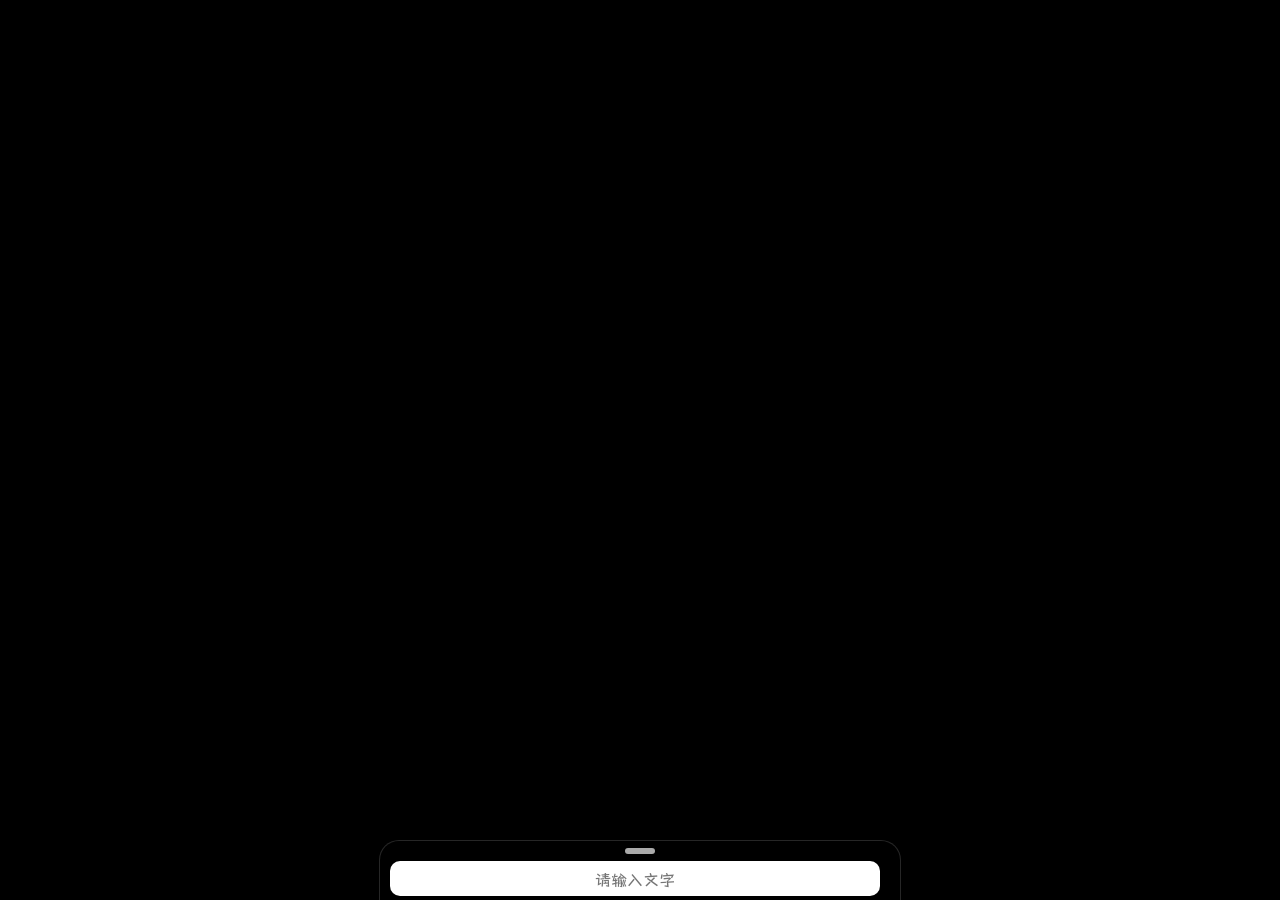
<file: GJX/Ydm.html>
<!DOCTYPE html>
<html lang="en">

<head>
    <meta charset="UTF-8">
    <meta name="viewport" content="width=device-width,initial-scale=1.0,maximum-scale=1.0,user-scalable=no">
    <meta http-equiv="X-UA-Compatible" content="ie=edge">
    <title>手持弹幕</title>
    <script>
        let text = ``;
        text = text.replace(/[\r\n]/g, '');
    </script>
    <style>
        /* ========== 自定义中英文字体声明 ========== */
        @font-face {
            font-family: 'FontCN';
            src: url('../zw.ttf') format('truetype');
            font-weight: normal;
            font-style: normal;
            font-display: swap;
        }
        @font-face {
            font-family: 'FontEN';
            src: url('../yw.ttf') format('truetype');
            font-weight: normal;
            font-style: normal;
            font-display: swap;
        }

        * {
            font-family: 'FontEN', 'FontCN', sans-serif;
        }
        :lang(zh-CN), :lang(zh) {
            font-family: 'FontCN', 'FontEN', sans-serif;
        }

        html, body {
            width: 100%;
            height: 100%;
            margin: 0;
            padding: 0;
            overflow: hidden;
            -webkit-tap-highlight-color: transparent;
            -webkit-overflow-scrolling: touch;
            font-family: "FontEN", "FontCN", Helvetica, Arial, sans-serif;
            -webkit-font-smoothing: antialiased;
        }

        .container {
            background: black;
            width: 100%;
            height: 100%;
            display: flex;
            justify-content: center;
            align-items: center;
            transition: background ease .3s;
            position: relative;
        }

        .text {
            margin: 0;
            padding: 0;
            color: white;
            font-size: 150px;
            white-space: nowrap;
            transition: color ease .3s;
            user-select: none;
            -webkit-user-select: none;
            transform: rotate(0.25turn);
            font-family: "FontCN", "FontEN", sans-serif;
            will-change: transform;
        }

        /* 闪烁动画 */
        @keyframes twinkling {
            0% { opacity: 0.2; }
            100% { opacity: 1; }
        }

        /* 竖屏滚动 */
        @keyframes marqueen {
            from { transform: rotate(0.25turn) translate3d(calc(50vh + 50%), 0, 0); }
            to { transform: rotate(0.25turn) translate3d(calc(-50vh - 50%), 0, 0); }
        }

        /* 横屏滚动 */
        @keyframes marqueen-landscape {
            0% { transform: translate3d(calc(50vw + 50%), 0, 0); }
            100% { transform: translate3d(calc(-50vw - 50%), 0, 0); }
        }

        /* 设置面板 + 模糊 + 淡入淡出动画 */
        .settings {
            position: fixed;
            left: 0;
            border: 1px solid rgba(255, 255, 255, 0.15);
            border-bottom: none;
            bottom: 0;
            margin: 0 auto;
            right: 0;
            max-width: 500px;
            max-height: 80%;
            overflow: auto;
            background: rgba(0, 0, 0, 0.6);
            backdrop-filter: blur(12px);
            border-top-left-radius: 20px;
            border-top-right-radius: 20px;
            padding: 0px 10px 10px 10px;
            transform: translateY(calc(100% - 60px));
            transition: transform 0.3s ease, opacity 0.25s ease, visibility 0.25s;
            color: #f3f3f3;
            user-select: none;
            -webkit-user-select: none;
            padding-bottom: constant(safe-area-inset-bottom);
            padding-bottom: env(safe-area-inset-bottom);
            z-index: 100;
            opacity: 1;
            visibility: visible;
        }

        .settings.hide {
            opacity: 0;
            visibility: hidden;
            transform: translateY(calc(100% - 60px));
        }

        .settings.expand {
            transform: none;
        }

        .settings header {
            display: flex;
            justify-content: center;
            align-items: center;
            height: 20px;
        }

        .settings header .dragger {
            height: 30%;
            width: 30px;
            border-radius: 50px;
            background: #aaa;
        }

        .settings .input {
            color: black;
            display: flex;
            align-items: center;
            margin-bottom: 10px;
        }

        .settings .input input {
            -webkit-appearance: none;
            border: none;
            outline: none;
            margin: 0;
            height: 35px;
            font-size: 16px;
            padding: 0 15px;
            border-radius: 10px;
            text-align: center;
            flex: 1;
            margin-right: 10px;
            font-family: "FontCN", "FontEN", sans-serif;
        }

        .settings-item-title {
            color: white;
            padding: 10px 5px;
            font-size: 14px;
        }

        .settings-item-content .item.active {
            border: 1px solid white;
            box-shadow: 0px 0px 5px 5px rgba(0, 0, 0, 0.1), 0px 0px 5px 2px rgba(0, 0, 0, 0.2) inset;
        }

        .color .settings-item-content {
            display: flex;
            justify-content: space-around;
            align-items: center;
        }

        input[type="color"] {
            -webkit-appearance: none;
            border: none;
            height: 100%;
            width: 100%;
            padding: 0;
            margin: 0;
        }

        .item-split {
            border-right: 1px solid #e5e5e5ac;
            height: 20px;
        }

        /* 字体大小与速度区域完全一致布局 */
        .font-size .settings-item-content,
        .speed .settings-item-content {
            display: flex;
            align-items: center;
            justify-content: space-between;
            width: 100%;
            gap: 8px;
        }

        /* 圆形样式 */
        .item {
            display: flex;
            align-items: center;
            justify-content: center;
            width: 30px;
            height: 30px;
            font-size: 12px;
            overflow: hidden;
            line-height: 12px;
            border-radius: 50%;
            border: 1px solid rgba(255, 255, 255, 0.3);
        }

        /* 字体大小和速度圆形（可点击重置） */
        #font-size-display.item,
        #speed-display.item {
            border: none !important;
            background: rgba(255,255,255,0.2);
            font-weight: bold;
            font-size: 14px;
            width: 52px;
            height: 52px;
            line-height: 52px;
            flex-shrink: 0;
            cursor: pointer;
            transition: 0.1s linear;
        }
        #font-size-display.item:active,
        #speed-display.item:active {
            transform: scale(0.96);
            background: rgba(255,255,255,0.4);
        }

        .font-size .item, .speed .item {
            margin: 0;
        }

        /* 滑块样式 */
        input[type="range"] {
            flex: 1;
            -webkit-appearance: none;
            height: 4px;
            background: rgba(255,255,255,0.3);
            border-radius: 4px;
            margin: 0 4px;
        }
        input[type="range"]:focus {
            outline: none;
        }
        input[type="range"]::-webkit-slider-thumb {
            -webkit-appearance: none;
            width: 22px;
            height: 22px;
            background-color: #fff;
            border-radius: 50%;
            box-shadow: 0 1px 4px rgba(0,0,0,0.4);
            border: none;
            cursor: pointer;
            margin-top: -9px;
        }
        input[type="range"]::-webkit-slider-runnable-track {
            height: 4px;
            background: rgba(255,255,255,0.3);
            border-radius: 4px;
        }

        .speed .tip {
            font-size: 20px;
            margin: 0 2px;
            flex-shrink: 0;
        }

        .other .settings-item-content {
            display: flex;
            align-items: center;
            justify-content: space-around;
        }

        .toggle-bz {
            cursor: pointer;
            display: flex;
            align-items: center;
        }

        .toggle-bz span {
            margin-right: 5px;
            font-size: 14px;
        }

        .toggle-bz input {
            display: none;
        }

        .toggle-bz i {
            position: relative;
            display: inline-block;
            margin-right: .5rem;
            width: 46px;
            height: 26px;
            background-color: #e6e6e6;
            border-radius: 23px;
            transition: all 0.3s linear;
        }

        .toggle-bz i::before {
            content: "";
            position: absolute;
            left: 0;
            width: 42px;
            height: 22px;
            background-color: #fff;
            border-radius: 11px;
            transform: translate3d(2px, 2px, 0) scale3d(1, 1, 1);
            transition: all 0.25s linear;
        }

        .toggle-bz i::after {
            content: "";
            position: absolute;
            left: 0;
            width: 22px;
            height: 22px;
            background-color: #fff;
            border-radius: 11px;
            box-shadow: 0 2px 2px rgba(0, 0, 0, 0.24);
            transform: translate3d(2px, 2px, 0);
            transition: all 0.2s ease-in-out;
        }

        .toggle-bz input:checked+i {
            background-color: #4BD763;
        }

        .toggle-bz input:checked+i::before {
            transform: translate3d(18px, 2px, 0) scale3d(0, 0, 0);
        }

        .toggle-bz input:checked+i::after {
            transform: translate3d(22px, 2px, 0);
        }

        /* 自定义颜色圆形完全填充 */
        .color .settings-item-content .item:has(input[type="color"]) {
            padding: 0;
            overflow: hidden;
            position: relative;
            background: currentColor;
        }
        .color .settings-item-content .item input[type="color"] {
            position: absolute;
            top: 0;
            left: 0;
            width: 100%;
            height: 100%;
            opacity: 0;
            cursor: pointer;
            border-radius: 50%;
        }

        .copyright {
            font-size: 12px;
            color: #B0B0B0;
            margin-top: 15px;
            position: relative;
            line-height: 12px;
            height: 12px;
            text-align: center;
        }

        @supports (bottom: constant(safe-area-inset-bottom)) or (bottom: env(safe-area-inset-bottom)) {
            .settings {
                padding-bottom: constant(safe-area-inset-bottom);
                padding-bottom: env(safe-area-inset-bottom);
            }
        }
    </style>
</head>

<body>
    <div id="container" class="container">
        <div id="text" class="text"></div>
    </div>
    <div id="settings" class="settings">
        <header id="dragger">
            <div class="dragger"></div>
        </header>
        <div class="input">
            <input name="text" placeholder="请输入文字" type="text">
        </div>
        <!-- 字体大小区域 -->
        <div class="font-size">
            <div class="settings-item-title">字体大小</div>
            <div class="settings-item-content">
                <div id="font-size-display" class="item">150px</div>
                <div style="font-size:12px;">小</div>
                <input min="50" step="2" max="500" name="font-size" type="range" value="150">
                <div style="font-size:20px;">大</div>
            </div>
        </div>
        <!-- 滚动速度区域 -->
        <div class="speed">
            <div class="settings-item-title">滚动速度</div>
            <div class="settings-item-content">
                <div id="speed-display" class="item">25x</div>
                <div class="tip">🐢</div>
                <input min="0" max="100" name="speed" type="range" value="25">
                <div class="tip">🐰</div>
            </div>
        </div>
        <div class="settings-item color">
            <div class="settings-item-title">文字颜色</div>
            <div class="settings-item-content" id="text-color-selector">
                <div class="item-split"></div>
                <div class="item" id="text-color-display"><input name="text-color" type="color"></div>
            </div>
        </div>
        <div class="settings-item color">
            <div class="settings-item-title">背景颜色</div>
            <div class="settings-item-content" id="background-color-selector">
                <div class="item-split"></div>
                <div class="item" id="background-color-display"><input name="background-color" type="color"></div>
            </div>
        </div>
        <div class="settings-item other">
            <div class="settings-item-title">其他设置</div>
            <div class="settings-item-content">
                <label class="toggle-bz">
                    <span>荧光</span>
                    <input name="shine" type="checkbox">
                    <i></i>
                </label>
                <label class="toggle-bz">
                    <span>闪烁</span>
                    <input name="twinkling" type="checkbox">
                    <i></i>
                </label>
                <label class="toggle-bz">
                    <span>反向</span>
                    <input name="reverse-direction" type="checkbox">
                    <i></i>
                </label>
            </div>
        </div>
        <div id="buzheng" class="copyright"></div>
    </div>

    <script>
        class Marquee {
            constructor(text) {
                this.text = text;
                this.fontSize = 350;           // 默认150px
                this.textColor = '#fff';
                this.backgroundColor = '#000';
                this.speed = 15;                // 默认25x
                this.shine = false;
                this.twinkling = false;
                this.reverseDirection = false;
                this.portrait = true;
                this.speedRate = 200;
                this.settingsPanelExpand = false;
                this.colorMap = ['#fff', '#FF0000', '#0033CC', '#FF9900', '#00CC00', '#000'];
                
                // DOM elements
                this.settingsElement = document.getElementById('settings');
                this.dragger = document.getElementById('dragger');
                this.container = document.getElementById('container');
                this.textElement = document.getElementById('text');
                this.textInput = document.querySelector('input[name="text"]');
                this.fontSizeDisplay = document.getElementById('font-size-display');
                this.fontSizeInput = document.querySelector('input[name="font-size"]');
                this.textColorSelector = document.getElementById('text-color-selector');
                this.backgroundColorSelector = document.getElementById('background-color-selector');
                this.textColorInput = document.querySelector('input[name="text-color"]');
                this.backgroundColorInput = document.querySelector('input[name="background-color"]');
                this.textColorDisplay = document.getElementById('text-color-display');
                this.backgroundColorDisplay = document.getElementById('background-color-display');
                this.speedInput = document.querySelector('input[name="speed"]');
                this.speedDisplay = document.getElementById('speed-display');
                this.shineSwitcher = document.querySelector('input[name="shine"]');
                this.twinklingSwitcher = document.querySelector('input[name="twinkling"]');
                this.reverseSwitcher = document.querySelector('input[name="reverse-direction"]');
                this.buzheng = document.getElementById('buzheng');

                this.init();
            }

            init() {
                // 初始数值同步
                this.fontSizeInput.value = this.fontSize;
                this.textElement.style.fontSize = this.fontSize + 'px';
                this.textElement.innerText = this.text;
                this.speedInput.value = this.speed;
                this.updateSpeedDisplay(this.speed);
                this.updateFontSizeDisplay(this.fontSize);
                this.textInput.value = this.text;
                
                // 构建预设色块
                this.textColorSelector.insertAdjacentHTML('afterbegin', this.createColorItems());
                this.backgroundColorSelector.insertAdjacentHTML('afterbegin', this.createColorItems('background'));
                
                // 方向检测
                this.detectOrientation();
                this.bindEvents();
                this._setAnimation();      // 启动弹幕滚动动画
                this._syncCustomColorBg();
            }

            createColorItems(prop = 'color') {
                const colorArray = prop === 'color' ? this.colorMap : [...this.colorMap].reverse();
                return colorArray.reduce((acc, cur, idx) => `${acc}<div data-color="${cur}" class="item${idx === 0 ? ' active' : ''}" style="background:${cur}"></div>`, '');
            }

            updateSpeedDisplay(val) {
                this.speedDisplay.innerText = val + 'x';
            }

            updateFontSizeDisplay(val) {
                this.fontSizeDisplay.innerText = val + 'px';
            }

            // 平滑滑动滑块
            smoothSlideTo(targetValue, slider, isFontSize = true) {
                const start = parseFloat(slider.value);
                const delta = targetValue - start;
                if (delta === 0) return;
                const duration = 180; // 滑动时长 (ms)
                const startTime = performance.now();
                const animate = (now) => {
                    const elapsed = now - startTime;
                    let t = Math.min(1, elapsed / duration);
                    // 缓动 easeOutQuad
                    const ease = 1 - (1 - t) * (1 - t);
                    const current = start + delta * ease;
                    slider.value = current;
                    // 触发input事件同步UI和效果
                    slider.dispatchEvent(new Event('input', { bubbles: true }));
                    if (t < 1) {
                        requestAnimationFrame(animate);
                    } else {
                        slider.value = targetValue;
                        slider.dispatchEvent(new Event('input', { bubbles: true }));
                        slider.dispatchEvent(new Event('change', { bubbles: true }));
                    }
                };
                requestAnimationFrame(animate);
            }

            resetFontSize() {
                const defaultSize = 350;            //按钮回退值大小
                if (this.fontSize === defaultSize) return;
                this.smoothSlideTo(defaultSize, this.fontSizeInput, true);
            }

            resetSpeed() {
                const defaultSpeed = 15;          //按钮回退值速度
                if (this.speed === defaultSpeed) return;
                this.smoothSlideTo(defaultSpeed, this.speedInput, false);
            }

            detectOrientation() {
                this.portrait = window.innerHeight > window.innerWidth;
                if (!this.portrait) {
                    this.textElement.style.removeProperty("transform");
                } else {
                    this.textElement.style.transform = "rotate(0.25turn)";
                }
            }

            _syncCustomColorBg() {
                if (this.textColorDisplay) this.textColorDisplay.style.backgroundColor = this.textColor;
                if (this.backgroundColorDisplay) this.backgroundColorDisplay.style.backgroundColor = this.backgroundColor;
            }

            bindEvents() {
                // 输入框回车失焦
                this.textInput.addEventListener('keypress', (e) => {
                    if (e.key === 'Enter') {
                        e.preventDefault();
                        this.textInput.blur();
                        this.textChange({ target: this.textInput });
                    }
                });
                this.textInput.addEventListener('change', this.textChange.bind(this));

                // 字体大小滑块实时
                this.fontSizeInput.addEventListener('input', (e) => {
                    const val = e.target.value;
                    this.updateFontSizeDisplay(val);
                    this.fontSize = parseFloat(val);
                    this.textElement.style.fontSize = this.fontSize + 'px';
                    this._resetTextAnimation();
                });
                this.fontSizeInput.addEventListener('change', () => {});

                // 速度滑块实时
                this.speedInput.addEventListener('input', (e) => {
                    const val = e.target.value;
                    this.updateSpeedDisplay(val);
                    this.speed = parseFloat(val);
                    this._setAnimation();
                });

                // 颜色选择
                this.textColorInput.addEventListener('change', (e) => {
                    this.textColor = e.target.value;
                    this._setColor('color', true);
                    this._syncCustomColorBg();
                });
                this.backgroundColorInput.addEventListener('change', (e) => {
                    this.backgroundColor = e.target.value;
                    this._setColor('background', true);
                    this._syncCustomColorBg();
                });
                this.textColorSelector.addEventListener('click', (e) => {
                    const colorDiv = e.target.closest('.item[data-color]');
                    if (colorDiv && colorDiv.dataset.color) {
                        this.textColor = colorDiv.dataset.color;
                        this._setColor('color');
                        this._syncCustomColorBg();
                    }
                });
                this.backgroundColorSelector.addEventListener('click', (e) => {
                    const colorDiv = e.target.closest('.item[data-color]');
                    if (colorDiv && colorDiv.dataset.color) {
                        this.backgroundColor = colorDiv.dataset.color;
                        this._setColor('background');
                        this._syncCustomColorBg();
                    }
                });

                // 开关
                this.shineSwitcher.addEventListener('change', (e) => {
                    this.shine = e.target.checked;
                    this._setShine();
                });
                this.twinklingSwitcher.addEventListener('change', (e) => {
                    this.twinkling = e.target.checked;
                    this._setAnimation();
                });
                this.reverseSwitcher.addEventListener('change', (e) => {
                    this.reverseDirection = e.target.checked;
                    this._setAnimation();
                });

                // 拖拽展开/收起
                this.dragger.addEventListener('click', (e) => {
                    e.stopPropagation();
                    // 如果当前是隐藏状态，先显示再展开
                    if (this.settingsElement.classList.contains('hide')) {
                        this.settingsElement.classList.remove('hide');
                    }
                    this.settingsPanelExpand = !this.settingsPanelExpand;
                    this.settingsElement.classList.toggle('expand', this.settingsPanelExpand);
                });

                // 重置事件：点击圆形数值
                this.fontSizeDisplay.addEventListener('click', (e) => {
                    e.stopPropagation();
                    this.resetFontSize();
                });
                this.speedDisplay.addEventListener('click', (e) => {
                    e.stopPropagation();
                    this.resetSpeed();
                });

                // 全局点击容器（弹幕区域）
                this.container.addEventListener('click', (e) => {
                    // 若点击在设置面板内部，不关闭
                    if (this.settingsElement.contains(e.target)) return;
                    
                    // 如果面板处于展开状态 -> 收起面板（保留可见，移出expand）
                    if (this.settingsPanelExpand) {
                        this.settingsPanelExpand = false;
                        this.settingsElement.classList.remove('expand');
                    } 
                    // 否则（折叠状态） -> 切换隐藏类（淡入淡出）
                    else {
                        this.settingsElement.classList.toggle('hide');
                    }
                });

                window.addEventListener('resize', () => {
                    this.detectOrientation();
                    this._setAnimation();
                });
                window.addEventListener('orientationchange', () => {
                    setTimeout(() => {
                        this.detectOrientation();
                        this._setAnimation();
                    }, 20);
                });
            }

            _setShine() {
                if (this.shine) {
                    this.textElement.style.textShadow = `0 0 12px ${this.textColor}, 0 0 25px ${this.textColor}`;
                } else {
                    this.textElement.style.textShadow = 'none';
                }
            }

            get textAnimation() {
                const keyframes = this.portrait ? 'marqueen' : 'marqueen-landscape';
                let duration;
                if (this.speed === 0) {
                    duration = 0;
                } else {
                    const speedFactor = (100 - this.speed) / 100;
                    let baseTime = Math.max(3000, this.text.length * 28);
                    duration = Math.round(baseTime * (0.4 + speedFactor * 1.6));
                    duration = Math.min(duration, 28000);
                    if (duration <= 0) duration = 1000;
                }
                let anim = `${keyframes} ${duration}ms linear infinite`;
                if (this.reverseDirection) anim += ' reverse';
                if (this.twinkling) anim += `, twinkling 280ms ease-in-out infinite`;
                return anim;
            }

            _resetTextAnimation() {
                if (!this.textElement) return;
                const newAnim = this.textAnimation;
                if (this.textElement.style.animation === newAnim) return;
                this.textElement.style.animation = 'none';
                this.textElement.offsetHeight; // 强制重绘
                this.textElement.style.animation = newAnim;
            }

            _setAnimation() {
                this._resetTextAnimation();
            }

            textChange(event) {
                this.text = event.target.value.replace(/[\r\n]/g, '');
                if (this.text === '') this.text = ' ';
                this.textElement.innerText = this.text;
                this._setAnimation();
            }

            _setColor(prop = 'color', input = false) {
                let selector, element, display, colorValue;
                if (prop === 'color') {
                    selector = this.textColorSelector;
                    element = this.textElement;
                    display = this.textColorDisplay;
                    colorValue = this.textColor;
                } else {
                    selector = this.backgroundColorSelector;
                    element = this.container;
                    display = this.backgroundColorDisplay;
                    colorValue = this.backgroundColor;
                }
                display.classList.toggle('active', input);
                for (let child of selector.children) {
                    if (!child.dataset.color) continue;
                    child.classList.toggle('active', child.dataset.color === colorValue);
                }
                element.style.setProperty(prop, colorValue);
                this._setShine();
            }
        }

        const marquee = new Marquee(text);
    </script>
</body>
</html>
</file>
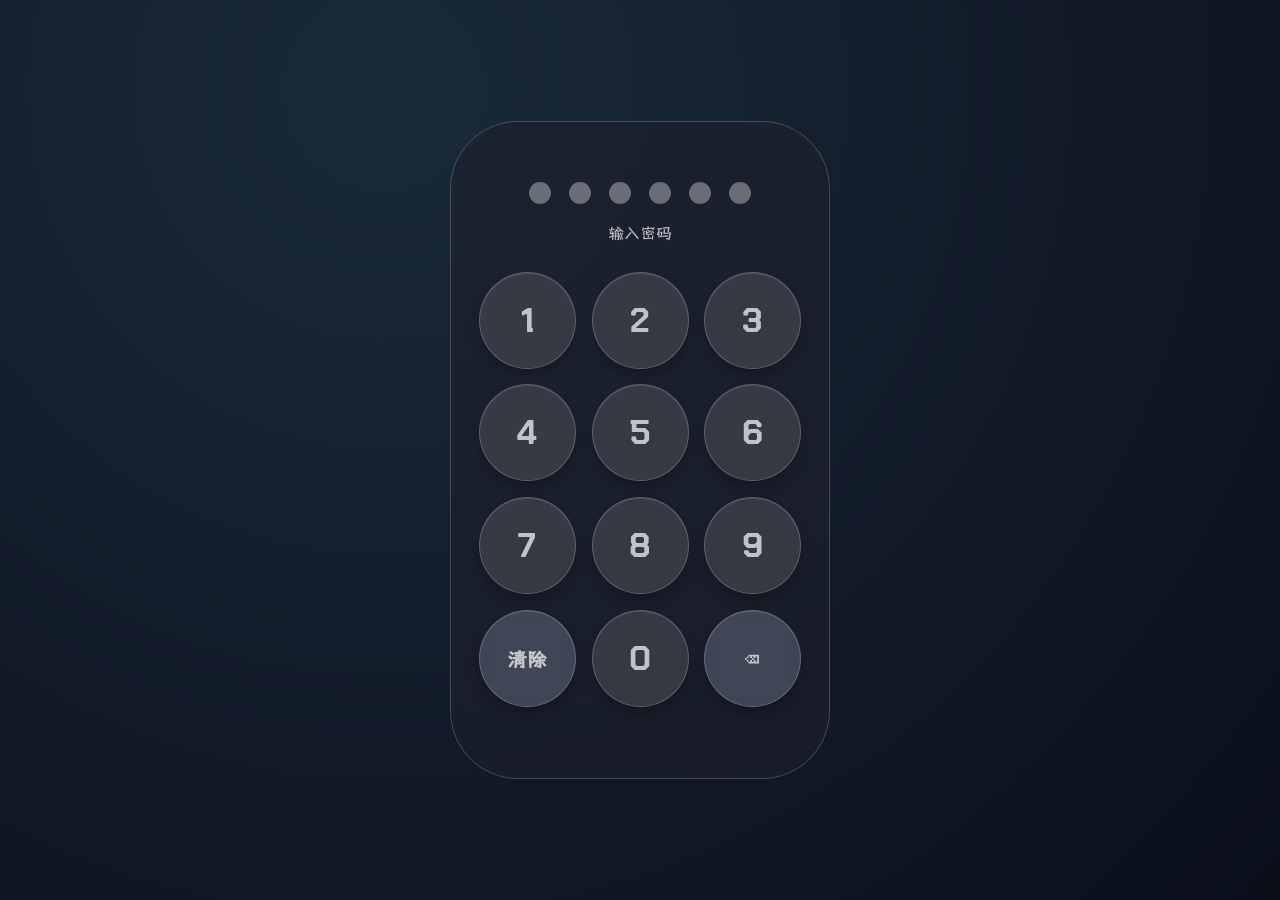
<file: GJX/ts/ts.html>
<!DOCTYPE html>
<html lang="zh-CN">
<head>
    <meta charset="UTF-8">
    <meta name="viewport" content="width=device-width, initial-scale=1.0, user-scalable=no, viewport-fit=cover">
    <title>解锁</title>
    <!-- 引入MD5用于哈希比对 -->
    <script src="md5.js"></script>
    <!-- 新增script放存储代码 -->
    <script>
localStorage.setItem('pwd_hash','3936bf1ebe56cf7faacede21fbe3e230')
localStorage.setItem('pass_len','6')
    </script>
    <style>
        @font-face {
          font-family: FontCN;
          src: url("../../zw.ttf");
          font-display: swap;
        }
        @font-face {
          font-family: FontEN;
          src: url("../../yw.ttf");
          font-display: swap;
        }
        /* 全局统一：中文用中文字体，英文数字用英文字体 */
        * {
          font-family: FontEN,FontCN,-apple-system,sans-serif;
        }
        * {
            margin: 0;
            padding: 0;
            box-sizing: border-box;
            user-select: none;
            -webkit-tap-highlight-color: transparent;
        }

        /* 默认深色主题变量（原有样式不变） */
        :root {
            --bg-gradient-start: #1a2a3a;
            --bg-gradient-end: #0a0f1a;
            --card-bg: rgba(30, 32, 44, 0.6);
            --card-border: rgba(255, 255, 255, 0.2);
            --dot-bg: rgba(255, 255, 255, 0.35);
            --dot-filled: #ffffff;
            --dot-glow: rgba(255, 255, 255, 0.7);
            --hint-color: rgba(255, 255, 255, 0.7);
            --error-color: #ff8a7a;
            --success-color: #8effc0;
            --key-bg: rgba(255, 255, 255, 0.12);
            --key-border: rgba(255, 255, 255, 0.2);
            --key-shadow: 0 8px 12px rgba(0, 0, 0, 0.2), inset 0 1px 0 rgba(255, 255, 255, 0.1);
            --key-func-bg: rgba(100, 110, 130, 0.5);
            --ripple-gradient: radial-gradient(circle, rgba(255,255,255,0.7) 0%, rgba(255,255,255,0.3) 50%, rgba(255,255,255,0) 80%);
            --footer-color: rgba(255, 255, 255, 0.35);
        }

        /* 浅色主题变量（新增，完全重写所需变量） */
        [data-theme="light"] {
            --bg-gradient-start: #e0e5ec;
            --bg-gradient-end: #cbd5e1;
            --card-bg: rgba(255, 255, 255, 0.7);
            --card-border: rgba(0, 0, 0, 0.1);
            --dot-bg: rgba(0, 0, 0, 0.2);
            --dot-filled: #1e293b;
            --dot-glow: rgba(0, 0, 0, 0.3);
            --hint-color: #1e293b;
            --error-color: #dc2626;
            --success-color: #10b981;
            --key-bg: rgba(255, 255, 255, 0.5);
            --key-border: rgba(0, 0, 0, 0.1);
            --key-shadow: 0 8px 12px rgba(0, 0, 0, 0.1), inset 0 1px 0 rgba(255, 255, 255, 0.8);
            --key-func-bg: rgba(200, 210, 220, 0.8);
            --ripple-gradient: radial-gradient(circle, rgba(0,0,0,0.2) 0%, rgba(0,0,0,0.1) 50%, rgba(0,0,0,0) 80%);
            --footer-color: #475569;
        }

        body {
            background: radial-gradient(circle at 30% 10%, var(--bg-gradient-start), var(--bg-gradient-end));
            min-height: 100vh;
            display: flex;
            justify-content: center;
            align-items: center;
            font-family: -apple-system, 'SF Pro Text', 'Helvetica Neue', system-ui, sans-serif;
            padding: 20px;
            transition: background 0.3s;
        }

        .unlock-card {
            background: var(--card-bg);
            backdrop-filter: blur(28px);
            border-radius: 68px;
            padding: 40px 28px 48px;
            width: 100%;
            max-width: 380px;
            border: 1px solid var(--card-border);
        }

        .dots-container {
            display: flex;
            justify-content: center;
            gap: 18px;
            margin: 20px 0 16px;
        }
        .dot {
            width: 22px;
            height: 22px;
            background: var(--dot-bg);
            border-radius: 50%;
            transition: all 0.2s ease;
            box-shadow: 0 0 2px rgba(0,0,0,0.1);
        }
        .dot.filled {
            background: var(--dot-filled);
            box-shadow: 0 0 12px var(--dot-glow), 0 2px 4px rgba(0,0,0,0.1);
            transform: scale(1.02);
        }

        .hint {
            text-align: center;
            font-size: 16px;
            font-weight: 500;
            letter-spacing: 0.2px;
            color: var(--hint-color);
            margin-bottom: 28px;
            transition: color 0.2s;
        }

        .keypad {
            display: grid;
            grid-template-columns: repeat(3, 1fr);
            gap: 16px;
            margin-bottom: 24px;
        }

        .key {
            aspect-ratio: 1 / 1;
            background: var(--key-bg);
            backdrop-filter: blur(8px);
            border-radius: 80px;
            display: flex;
            align-items: center;
            justify-content: center;
            font-size: 34px;
            font-weight: 500;
            color: var(--hint-color);
            cursor: pointer;
            border: 0.5px solid var(--key-border);
            box-shadow: var(--key-shadow);
            /* 修改1：按键回弹缓动放慢，替换缓动函数，回弹更平缓 */
            transition: transform 0.38s cubic-bezier(0.2, 0.2, 0.2, 1), background 0.1s;
            position: relative;
            overflow: hidden;
            will-change: transform;
            touch-action: manipulation;
        }

        .key:active {
            transform: scale(0.92);
            transition: transform 0.38s cubic-bezier(0.2, 0.2, 0.2, 1);
        }

        .key .ripple {
            position: absolute;
            border-radius: 50%;
            background: var(--ripple-gradient);
            transform: scale(0);
            opacity: 1;
            pointer-events: none;
            animation: rippleAnim 0.5s ease-out forwards;
        }

        @keyframes rippleAnim {
            0% { transform: scale(0); opacity: 0.8; }
            100% { transform: scale(5); opacity: 0; }
        }

        .key-func {
            background: var(--key-func-bg);
            font-size: 20px;
            font-weight: 600;
        }

        .delete-icon {
            font-size: 28px;
            font-weight: 400;
            line-height: 1;
        }

        .footer {
            text-align: center;
            font-size: 12px;
            color: var(--footer-color);
            margin-top: 12px;
        }

        /* 成功绿光脉冲 */
        @keyframes successPulse {
            0% { box-shadow: 0 0 0 0 rgba(90, 230, 160, 0.6); }
            70% { box-shadow: 0 0 0 12px rgba(90, 230, 160, 0); }
            100% { box-shadow: 0 0 0 0 rgba(90, 230, 160, 0); }
        }
        .success-glow {
            animation: successPulse 0.6s ease-out;
        }
        /* 新增：错误红光脉冲光晕 */
        @keyframes errorPulse {
            0% { box-shadow: 0 0 0 0 rgba(255, 110, 110, 0.6); }
            70% { box-shadow: 0 0 0 12px rgba(255, 110, 110, 0); }
            100% { box-shadow: 0 0 0 0 rgba(255, 110, 110, 0); }
        }
        .error-glow {
            animation: errorPulse 0.6s ease-out;
        }
    </style>
</head>
<body>
<div class="unlock-card" id="unlockCard">
    <div class="dots-container" id="dotsContainer"></div>
    <div class="hint" id="hintText">输入密码</div>
    <div class="keypad" id="keypad"></div>
    <div class="footer"> </div>
</div>

<script>
    // ========== 读取配置 ==========
    // 1. 密码位数 (4 或 6)
    const passLen = (() => {
        const stored = localStorage.getItem('pass_len');
        if (stored === '6') return 6;
        return 4;   // 默认 4 位
    })();

    // 读取本地存储的密码哈希
    const saveHash = localStorage.getItem("pwd_hash");
    // 无自定义哈希时，默认密码全0
    const defaultPwd = '0'.repeat(passLen);

    // 2. 主题 (light / dark)，默认深色
    const theme = (() => {
        const t = localStorage.getItem('theme');
        if (t === 'light') return 'light';
        return 'dark';
    })();
    // 应用到 html 根元素
    document.documentElement.setAttribute('data-theme', theme);

    // ========== DOM 元素 ==========
    const dotsContainer = document.getElementById('dotsContainer');
    const hintText = document.getElementById('hintText');
    const keypadDiv = document.getElementById('keypad');
    const card = document.getElementById('unlockCard');

    let currentPassword = '';
    let errorTimeout = null;
    let successTimeout = null;

    // 动态生成圆点（数量 = passLen）
    function createDots() {
        dotsContainer.innerHTML = '';
        for (let i = 0; i < passLen; i++) {
            const dot = document.createElement('div');
            dot.className = 'dot';
            dotsContainer.appendChild(dot);
        }
    }

    function updateDots() {
        const dots = document.querySelectorAll('.dot');
        const len = currentPassword.length;
        dots.forEach((dot, idx) => {
            if (idx < len) dot.classList.add('filled');
            else dot.classList.remove('filled');
        });
    }

    function addRipple(e, element) {
        const rect = element.getBoundingClientRect();
        const size = Math.max(rect.width, rect.height);
        const x = e.clientX - rect.left;
        const y = e.clientY - rect.top;

        const ripple = document.createElement('span');
        ripple.className = 'ripple';
        ripple.style.width = ripple.style.height = `${size}px`;
        ripple.style.left = `${x - size/2}px`;
        ripple.style.top = `${y - size/2}px`;
        element.appendChild(ripple);
        ripple.addEventListener('animationend', () => ripple.remove());
    }

    // 错误提示，添加红色光晕
    function showError() {
        if (errorTimeout) clearTimeout(errorTimeout);
        hintText.textContent = '密码错误';
        hintText.style.color = 'var(--error-color)';
        card.classList.add('error-glow');
        errorTimeout = setTimeout(() => {
            hintText.textContent = '输入密码';
            hintText.style.color = 'var(--hint-color)';
            card.classList.remove('error-glow');
            // 错误延时清空输入
            currentPassword = '';
            updateDots();
            errorTimeout = null;
        }, 1200);
    }

    function verifyAndRedirect() {
        // 核心修改：哈希对比
        let inputHash = md5(currentPassword);
        let targetHash = saveHash ? saveHash : md5(defaultPwd);

        if (inputHash === targetHash) {
            hintText.textContent = '解锁成功';
            hintText.style.color = 'var(--success-color)';
            card.classList.add('success-glow');
            if (successTimeout) clearTimeout(successTimeout);
            successTimeout = setTimeout(() => {
                // 跳转目标网址（可自行修改）
                window.location.href = 'https://baidu.cn';
            }, 220);
        } else {
            showError();
        }
    }

    function onKeyPress(value) {
        if (successTimeout) return;
        if (value === 'DEL') {
            if (currentPassword.length > 0) {
                currentPassword = currentPassword.slice(0, -1);
                updateDots();
            }
            return;
        }
        if (value === 'CLEAR') {
            currentPassword = '';
            updateDots();
            return;
        }
        if (/^\d$/.test(value)) {
            // 没输满就正常追加，**一定点亮圆点**，输满再校验
            if (currentPassword.length < passLen) {
                currentPassword += value;
                updateDots();
                // 刚好填满所有位数 → 执行校验
                if (currentPassword.length === passLen) {
                    verifyAndRedirect();
                }
            }
            // 已满位再次点击数字：直接忽略
        }
    }

    function buildKeypad() {
        const layout = [
            '1', '2', '3',
            '4', '5', '6',
            '7', '8', '9',
            'CLEAR', '0', 'DEL'
        ];
        keypadDiv.innerHTML = '';
        layout.forEach(key => {
            const btn = document.createElement('div');
            btn.className = 'key';
            if (key === 'CLEAR' || key === 'DEL') {
                btn.classList.add('key-func');
            }
            if (key === 'CLEAR') {
                btn.textContent = '清除';
            } else if (key === 'DEL') {
                btn.innerHTML = '<span class="delete-icon">⌫</span>';
            } else {
                btn.textContent = key;
            }

            const handler = (e) => {
                e.preventDefault();
                e.stopPropagation();
                addRipple(e, btn);
                onKeyPress(key);
            };
            btn.addEventListener('pointerdown', handler);
            keypadDiv.appendChild(btn);
        });
    }

    // 键盘支持（电脑）
    function initKeyboardSupport() {
        window.addEventListener('keydown', (e) => {
            const key = e.key;
            if (/^[0-9]$/.test(key)) {
                e.preventDefault();
                onKeyPress(key);
            } else if (key === 'Backspace') {
                e.preventDefault();
                onKeyPress('DEL');
            } else if (key === 'Delete') {
                e.preventDefault();
                onKeyPress('CLEAR');
            } else if (key === 'Enter') {
                e.preventDefault();
                // 回车仅在输满密码时校验
                if (currentPassword.length === passLen) {
                    verifyAndRedirect();
                }
            }
        });
    }

    function init() {
        createDots();
        buildKeypad();
        updateDots();
        initKeyboardSupport();
        hintText.textContent = `输入密码`;
    }

    init();
</script>
</body>
</html>
</file>
